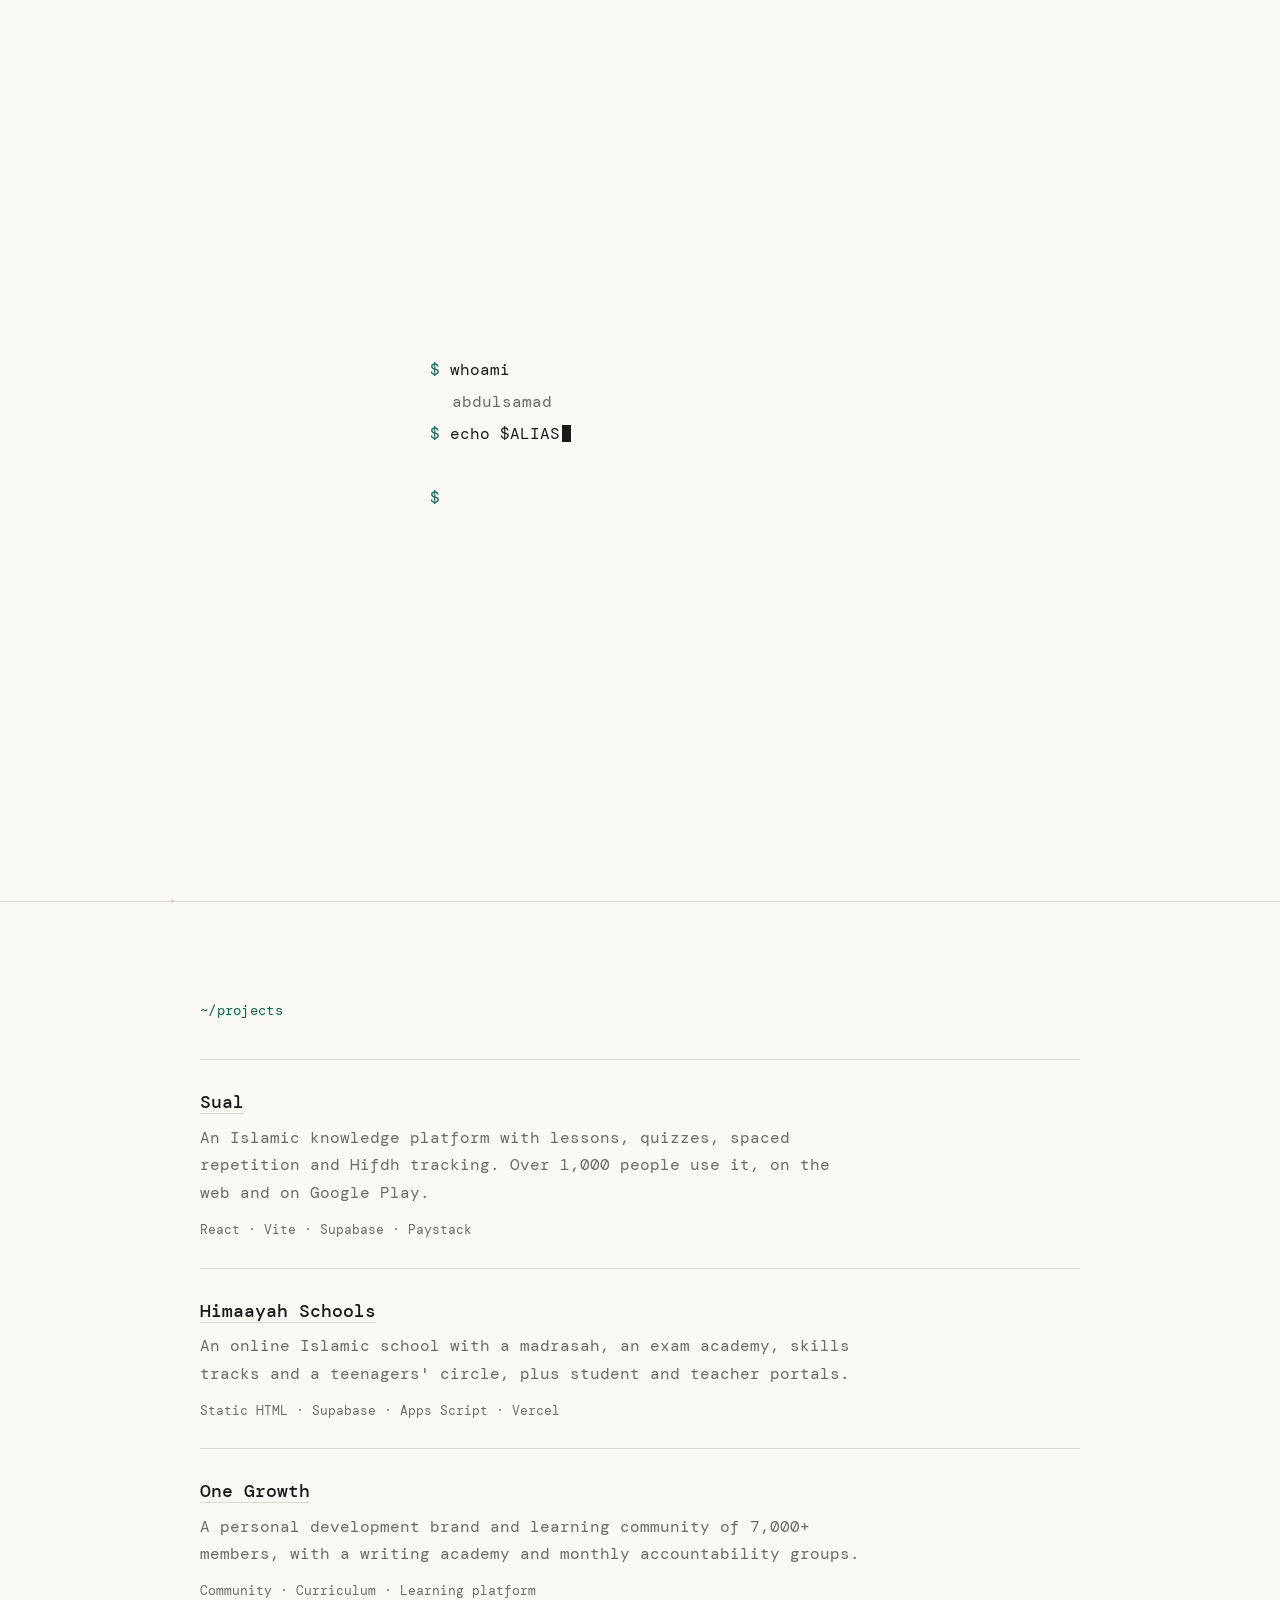
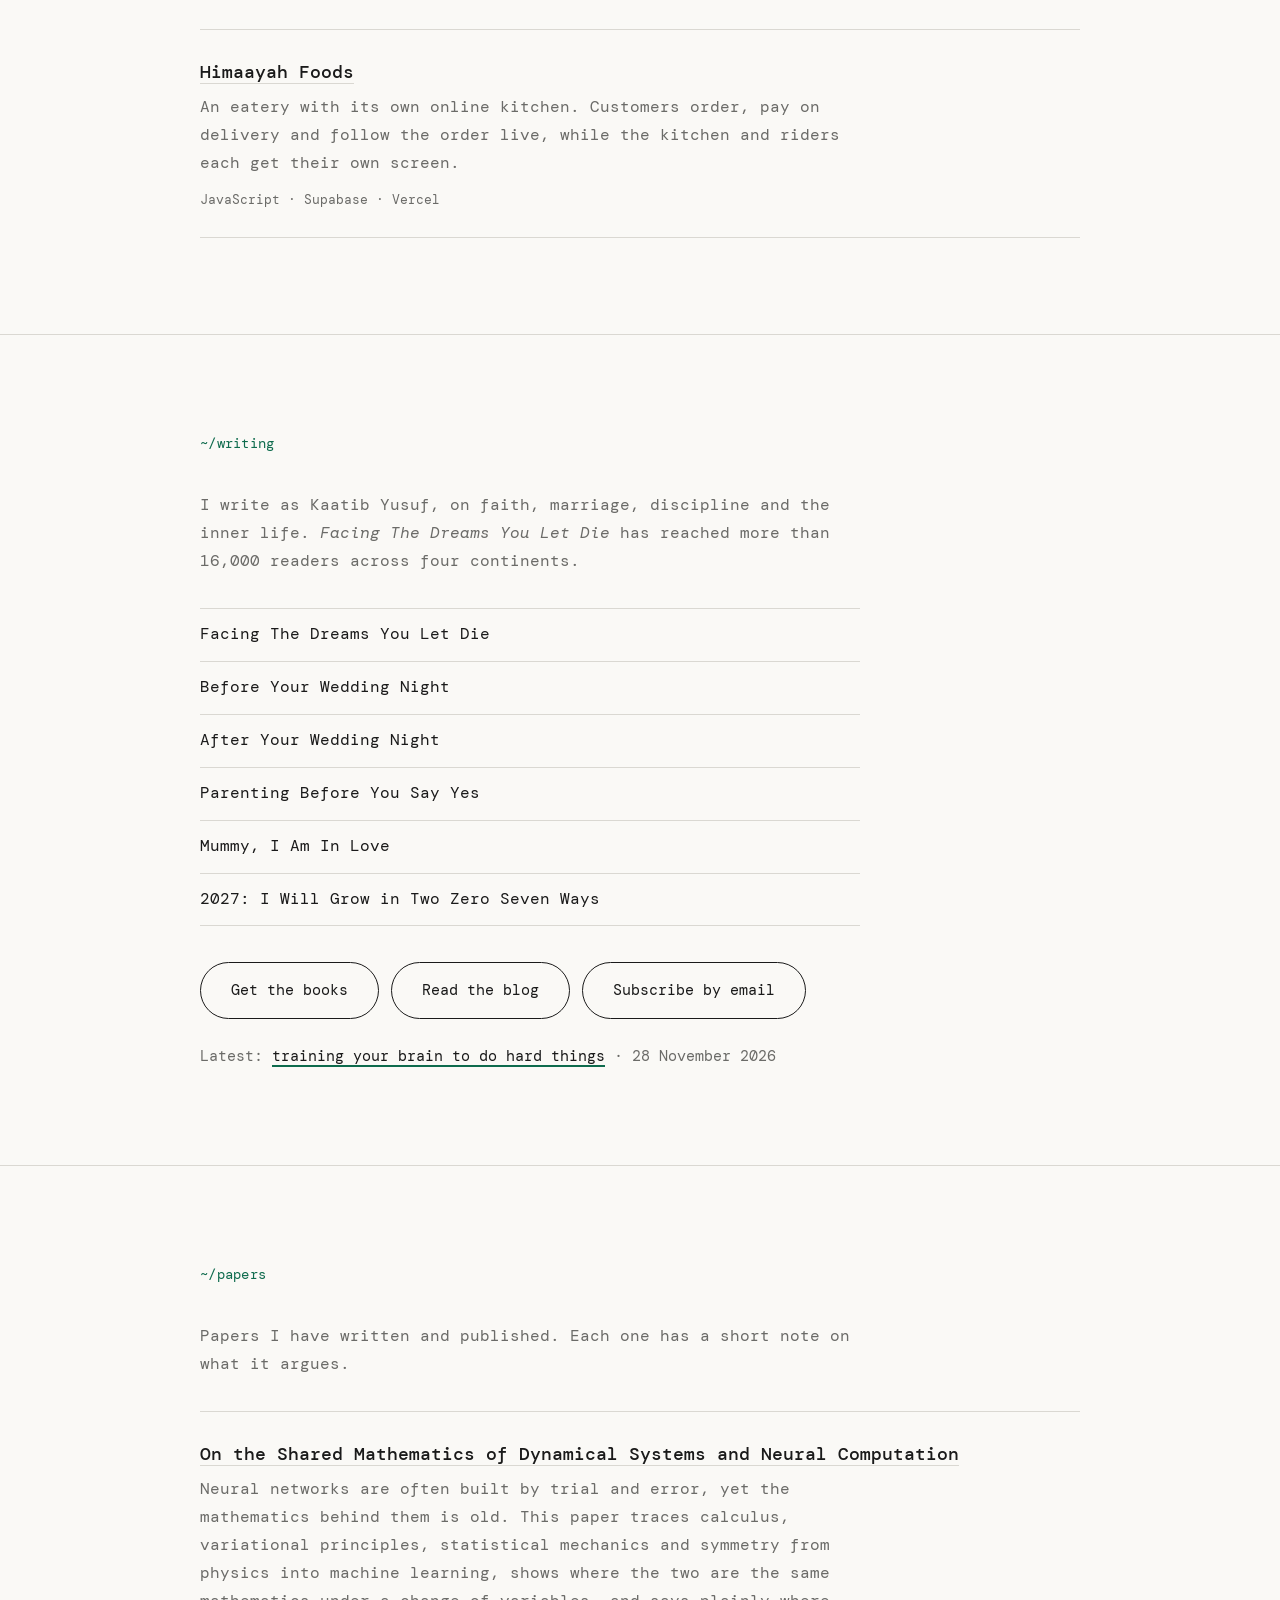
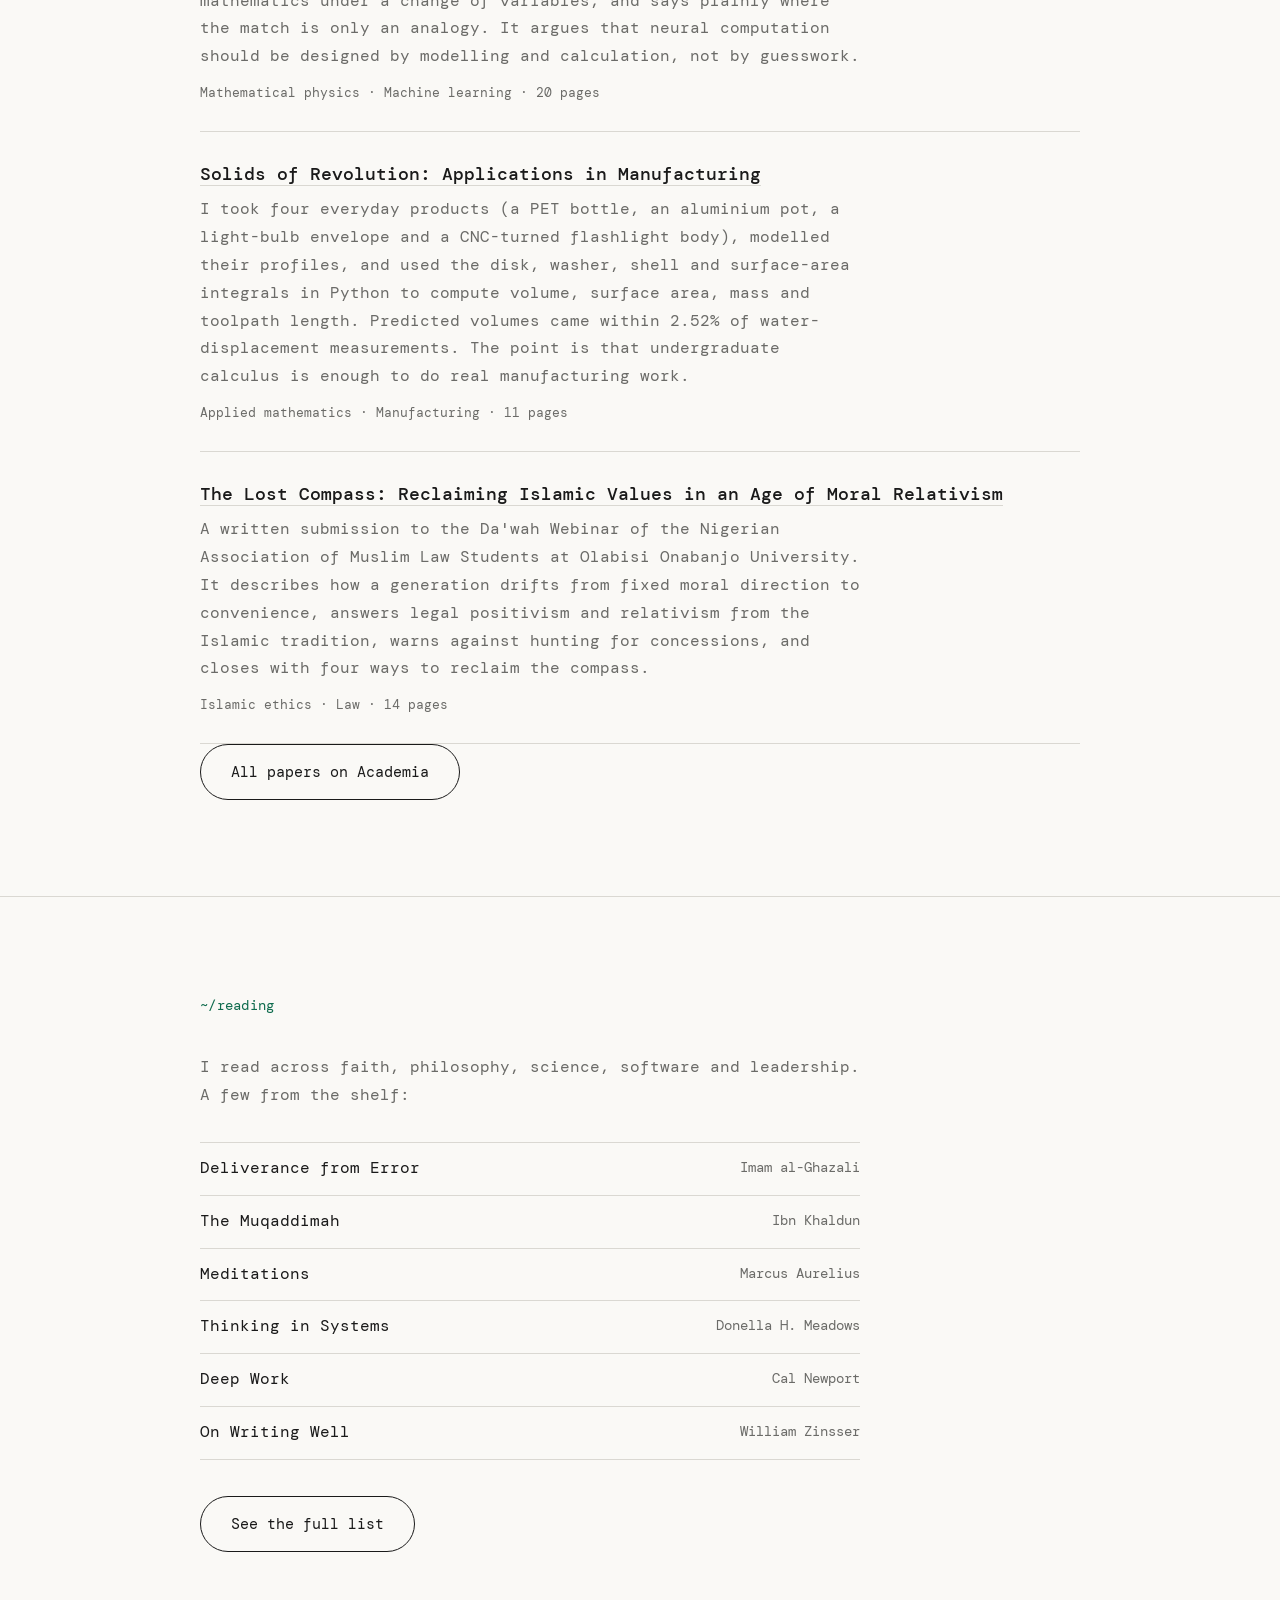
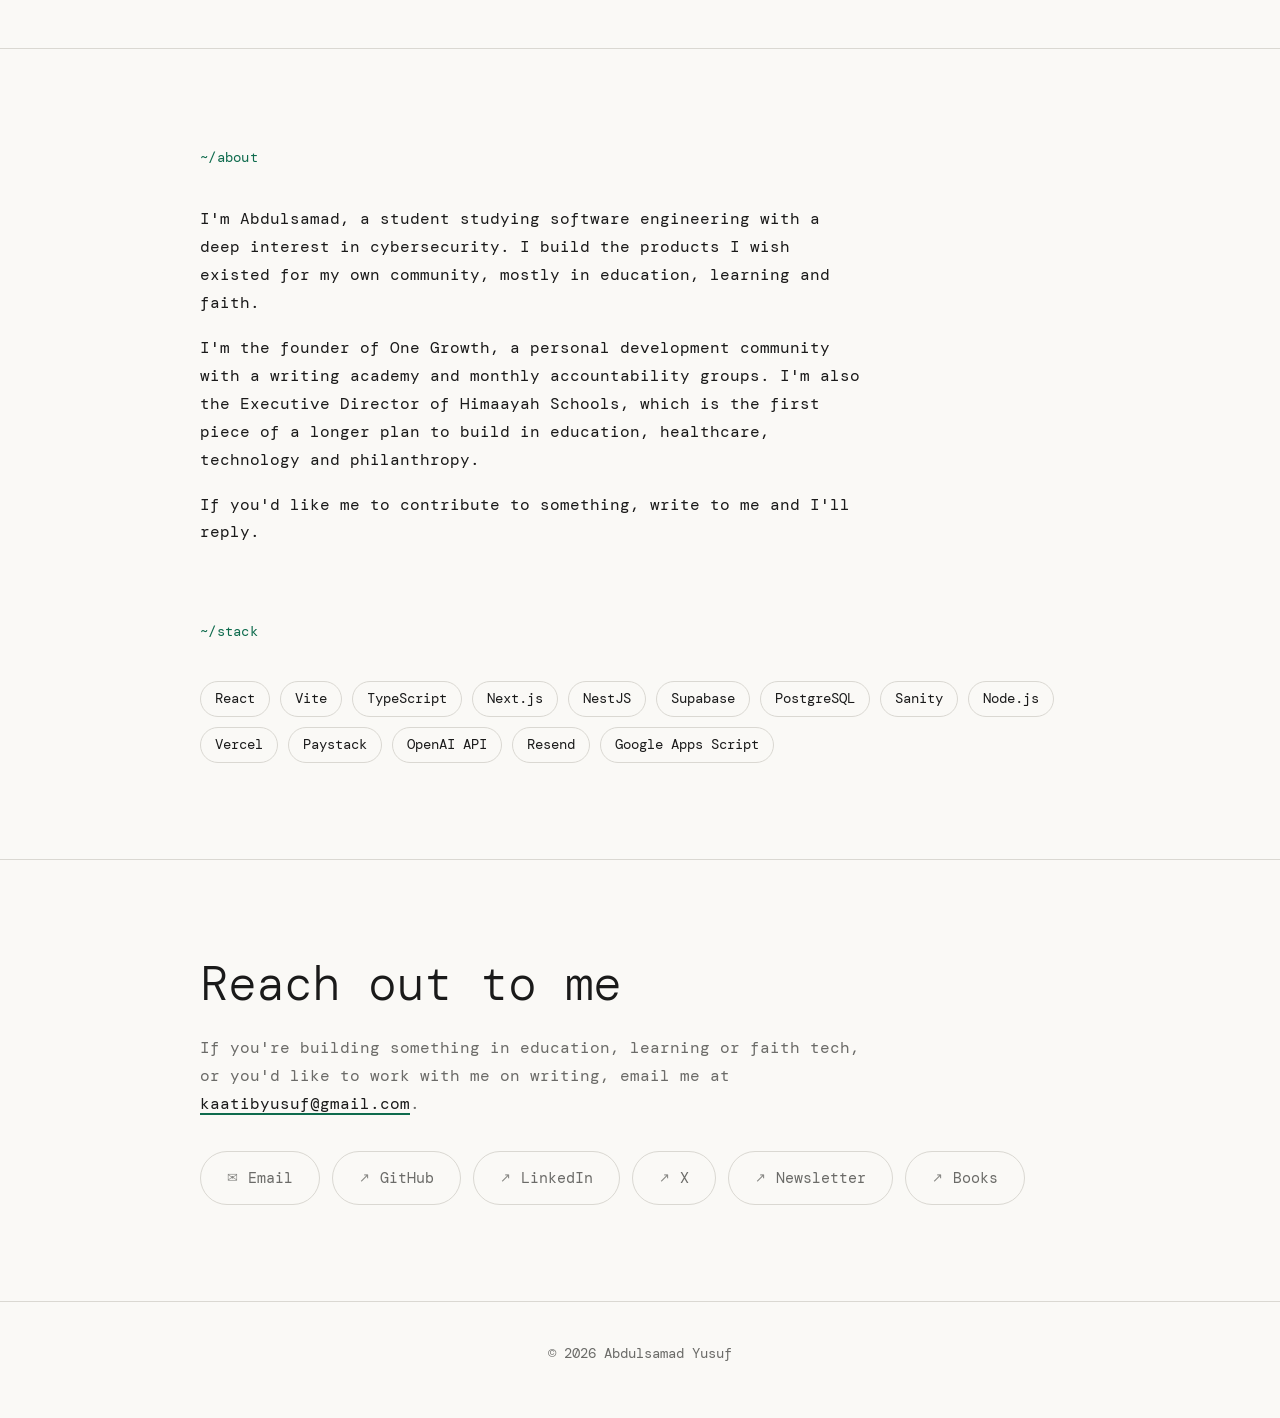
<file: index.html>
<!DOCTYPE html>
<html lang="en">
<head>
  <meta charset="utf-8">
  <meta name="viewport" content="width=device-width, initial-scale=1">
  <title>Abdulsamad Yusuf · Software Engineer &amp; Writer</title>
  <meta name="description" content="Abdulsamad Yusuf builds Sual, Himaayah Schools and Himaayah Foods, founded One Growth, and writes books under the pen name Kaatib Yusuf.">
  <meta property="og:title" content="Abdulsamad Yusuf · Software Engineer &amp; Writer">
  <meta property="og:description" content="Founder-engineer behind Sual and Himaayah Schools. Writes as Kaatib Yusuf.">
  <meta property="og:type" content="website">
  <meta name="theme-color" content="#FAF9F6">
  <link rel="preconnect" href="https://fonts.googleapis.com">
  <link rel="preconnect" href="https://fonts.gstatic.com" crossorigin>
  <link href="https://fonts.googleapis.com/css2?family=DM+Mono:wght@300;400;500&display=swap" rel="stylesheet">
  <script>
    (function () {
      var d = document.documentElement;
      d.classList.add('js');
      var t = null;
      try { t = localStorage.getItem('theme'); } catch (e) {}
      if (!t) t = matchMedia('(prefers-color-scheme: dark)').matches ? 'dark' : 'light';
      d.setAttribute('data-theme', t);
      var seen = false;
      try { seen = sessionStorage.getItem('intro') === '1'; } catch (e) {}
      if (seen || matchMedia('(prefers-reduced-motion: reduce)').matches) d.classList.add('no-intro');
    })();
  </script>
  <link rel="stylesheet" href="style.css">
</head>
<body>

  <div class="intro" id="intro" aria-hidden="true">
    <div class="intro-term">
      <div class="line"><span class="prompt">$</span> <span class="cmd" data-type="whoami"></span></div>
      <div class="out" data-type="abdulsamad"></div>
      <div class="line"><span class="prompt">$</span> <span class="cmd" data-type="echo $ALIAS"></span></div>
      <div class="out" data-type="kaatib yusuf"></div>
      <div class="line"><span class="prompt">$</span> <span class="cmd" data-type="echo $ROLE"></span></div>
      <div class="out" data-type="software engineer / writer"></div>
    </div>
  </div>

  <a class="skip" href="#main">Skip to content</a>

  <header class="nav" id="nav">
    <a class="brand" href="#top" aria-label="Home">~/abdulsamad</a>
    <div class="bar">
      <nav id="menu" aria-label="Primary">
        <a href="#projects">/projects</a>
        <a href="#writing">/writing</a>
        <a href="blog/index.html">/blog</a>
        <a href="#papers">/papers</a>
        <a href="#reading">/reading</a>
        <a href="#about">/about</a>
        <a href="#contact">/contact</a>
      </nav>
      <button class="theme" id="theme" type="button" aria-label="Switch between light and dark theme">
        <svg class="i-sun" width="18" height="18" viewBox="0 0 24 24" fill="none" stroke="currentColor" stroke-width="1.6" stroke-linecap="round" aria-hidden="true"><circle cx="12" cy="12" r="4"/><path d="M12 2v2M12 20v2M4.9 4.9l1.4 1.4M17.7 17.7l1.4 1.4M2 12h2M20 12h2M4.9 19.1l1.4-1.4M17.7 6.3l1.4-1.4"/></svg>
        <svg class="i-moon" width="18" height="18" viewBox="0 0 24 24" fill="none" stroke="currentColor" stroke-width="1.6" stroke-linecap="round" stroke-linejoin="round" aria-hidden="true"><path d="M20 14.5A8 8 0 0 1 9.5 4a8 8 0 1 0 10.5 10.5z"/></svg>
      </button>
      <button class="burger" id="burger" type="button" aria-label="Open menu" aria-expanded="false" aria-controls="menu"><span></span><span></span><span></span></button>
    </div>
  </header>

  <main id="main">

    <section class="hero" id="top">
      <div class="notebook" aria-hidden="true"></div>
      <div class="wrap">
        <h1>Software engineer &amp; writer.</h1>
        <p class="lede">
          I'm <strong>Abdulsamad</strong>, a <strong>solo founder-engineer</strong> building
          <strong>Sual</strong>, <strong>Himaayah Schools</strong> and <strong>Himaayah Foods</strong>, and the author
          <strong>Kaatib Yusuf</strong>. Based in <strong>Nigeria</strong>
          (currently <time id="clock">--:--</time> WAT), studying software engineering and
          open to interesting work.
        </p>
        <div class="actions">
          <a class="pill" href="#projects">See my projects</a>
          <a class="pill" href="#contact">Contact me</a>
        </div>
      </div>
    </section>

    <section class="block" id="projects">
      <div class="wrap">
        <h2 class="label">~/projects</h2>
        <ul class="rows">
          <li>
            <a class="row" href="https://app.usesual.com" target="_blank" rel="noopener">
              <span class="row-title">Sual</span>
              <span class="row-desc">An Islamic knowledge platform with lessons, quizzes, spaced repetition and Hifdh tracking. Over 1,000 people use it, on the web and on Google Play.</span>
              <span class="row-tags">React · Vite · Supabase · Paystack</span>
            </a>
          </li>
          <li>
            <a class="row" href="https://himaayahschools.com" target="_blank" rel="noopener">
              <span class="row-title">Himaayah Schools</span>
              <span class="row-desc">An online Islamic school with a madrasah, an exam academy, skills tracks and a teenagers' circle, plus student and teacher portals.</span>
              <span class="row-tags">Static HTML · Supabase · Apps Script · Vercel</span>
            </a>
          </li>
          <li>
            <a class="row" href="https://www.one-growth.com/" target="_blank" rel="noopener">
              <span class="row-title">One Growth</span>
              <span class="row-desc">A personal development brand and learning community of 7,000+ members, with a writing academy and monthly accountability groups.</span>
              <span class="row-tags">Community · Curriculum · Learning platform</span>
            </a>
          </li>
          <li>
            <a class="row" href="https://himaayah-foods-web.vercel.app/" target="_blank" rel="noopener">
              <span class="row-title">Himaayah Foods</span>
              <span class="row-desc">An eatery with its own online kitchen. Customers order, pay on delivery and follow the order live, while the kitchen and riders each get their own screen.</span>
              <span class="row-tags">JavaScript · Supabase · Vercel</span>
            </a>
          </li>
        </ul>
      </div>
    </section>

    <section class="block" id="writing">
      <div class="wrap">
        <h2 class="label">~/writing</h2>
        <p class="prose">I write as Kaatib Yusuf, on faith, marriage, discipline and the inner life. <em>Facing The Dreams You Let Die</em> has reached more than 16,000 readers across four continents.</p>
        <ul class="books">
          <li><span>Facing The Dreams You Let Die</span></li>
          <li><span>Before Your Wedding Night</span></li>
          <li><span>After Your Wedding Night</span></li>
          <li><span>Parenting Before You Say Yes</span></li>
          <li><span>Mummy, I Am In Love</span></li>
          <li><span>2027: I Will Grow in Two Zero Seven Ways</span></li>
        </ul>
        <p class="actions">
          <a class="pill" href="https://selar.com/m/Kaaatib" target="_blank" rel="noopener">Get the books</a>
          <a class="pill" href="blog/index.html">Read the blog</a>
          <a class="pill" href="https://kaatibyuusuf.substack.com/" target="_blank" rel="noopener">Subscribe by email</a>
        </p>
        <!--latest--><p class="latest">Latest: <a href="blog/training-your-brain-to-do-hard-things.html">training your brain to do hard things</a> <span class="muted">· 28 November 2026</span></p><!--/latest-->
      </div>
    </section>

    <section class="block" id="papers">
      <div class="wrap">
        <h2 class="label">~/papers</h2>
        <p class="prose">Papers I have written and published. Each one has a short note on what it argues.</p>
        <ul class="rows">
          <li>
            <a class="row" href="https://www.academia.edu/168647179/On_the_Shared_Mathematics_of_Dynamical_Systems_and_Neural_Computation" target="_blank" rel="noopener">
              <span class="row-title">On the Shared Mathematics of Dynamical Systems and Neural Computation</span>
              <span class="row-desc">Neural networks are often built by trial and error, yet the mathematics behind them is old. This paper traces calculus, variational principles, statistical mechanics and symmetry from physics into machine learning, shows where the two are the same mathematics under a change of variables, and says plainly where the match is only an analogy. It argues that neural computation should be designed by modelling and calculation, not by guesswork.</span>
              <span class="row-tags">Mathematical physics · Machine learning · 20 pages</span>
            </a>
          </li>
          <li>
            <a class="row" href="https://www.academia.edu/168245220/Solids_of_Revolution_Applications_in_Manufacturing_Applied_Mathematics_and_Computational_Modelling_of_Consumer_Products" target="_blank" rel="noopener">
              <span class="row-title">Solids of Revolution: Applications in Manufacturing</span>
              <span class="row-desc">I took four everyday products (a PET bottle, an aluminium pot, a light-bulb envelope and a CNC-turned flashlight body), modelled their profiles, and used the disk, washer, shell and surface-area integrals in Python to compute volume, surface area, mass and toolpath length. Predicted volumes came within 2.52% of water-displacement measurements. The point is that undergraduate calculus is enough to do real manufacturing work.</span>
              <span class="row-tags">Applied mathematics · Manufacturing · 11 pages</span>
            </a>
          </li>
          <li>
            <a class="row" href="https://drive.google.com/file/d/1R8BLgA6RJu6FPWWdYHbzcIpCjwc7RkeZ/view?usp=sharing" target="_blank" rel="noopener">
              <span class="row-title">The Lost Compass: Reclaiming Islamic Values in an Age of Moral Relativism</span>
              <span class="row-desc">A written submission to the Da'wah Webinar of the Nigerian Association of Muslim Law Students at Olabisi Onabanjo University. It describes how a generation drifts from fixed moral direction to convenience, answers legal positivism and relativism from the Islamic tradition, warns against hunting for concessions, and closes with four ways to reclaim the compass.</span>
              <span class="row-tags">Islamic ethics · Law · 14 pages</span>
            </a>
          </li>
        </ul>
        <p class="actions">
          <a class="pill" href="https://miva.academia.edu/AbdulsamadYusuf" target="_blank" rel="noopener">All papers on Academia</a>
        </p>
      </div>
    </section>

    <section class="block" id="reading">
      <div class="wrap">
        <h2 class="label">~/reading</h2>
        <p class="prose">I read across faith, philosophy, science, software and leadership. A few from the shelf:</p>
        <ul class="books">
          <li><span class="bk-t">Deliverance from Error</span><span class="bk-a">Imam al-Ghazali</span></li>
          <li><span class="bk-t">The Muqaddimah</span><span class="bk-a">Ibn Khaldun</span></li>
          <li><span class="bk-t">Meditations</span><span class="bk-a">Marcus Aurelius</span></li>
          <li><span class="bk-t">Thinking in Systems</span><span class="bk-a">Donella H. Meadows</span></li>
          <li><span class="bk-t">Deep Work</span><span class="bk-a">Cal Newport</span></li>
          <li><span class="bk-t">On Writing Well</span><span class="bk-a">William Zinsser</span></li>
        </ul>
        <p class="actions">
          <a class="pill" href="reading.html">See the full list</a>
        </p>
      </div>
    </section>

    <section class="block" id="about">
      <div class="wrap">
        <h2 class="label">~/about</h2>
        <div class="prose">
          <p>I'm Abdulsamad, a student studying software engineering with a deep interest in cybersecurity. I build the products I wish existed for my own community, mostly in education, learning and faith.</p>
          <p>I'm the founder of One Growth, a personal development community with a writing academy and monthly accountability groups. I'm also the Executive Director of Himaayah Schools, which is the first piece of a longer plan to build in education, healthcare, technology and philanthropy.</p>
          <p>If you'd like me to contribute to something, write to me and I'll reply.</p>
        </div>

        <h2 class="label stack-label">~/stack</h2>
        <ul class="stack">
          <li>React</li><li>Vite</li><li>TypeScript</li><li>Next.js</li><li>NestJS</li>
          <li>Supabase</li><li>PostgreSQL</li><li>Sanity</li><li>Node.js</li>
          <li>Vercel</li><li>Paystack</li><li>OpenAI API</li><li>Resend</li><li>Google Apps Script</li>
        </ul>
      </div>
    </section>


    <section class="block contact" id="contact">
      <div class="wrap">
        <h2 class="big">Reach out to me</h2>
        <p class="prose">If you're building something in education, learning or faith tech, or you'd like to work with me on writing, email me at <a href="mailto:kaatibyusuf@gmail.com">kaatibyusuf@gmail.com</a>.</p>
        <ul class="links">
          <li><a class="pill wide" href="mailto:kaatibyusuf@gmail.com"><span class="ic" aria-hidden="true">✉</span>Email</a></li>
          <li><a class="pill wide" href="https://github.com/kaatibyusuf" target="_blank" rel="noopener"><span class="ic" aria-hidden="true">↗</span>GitHub</a></li>
          <li><a class="pill wide" href="https://www.linkedin.com/in/kaatib-yusuf" target="_blank" rel="noopener"><span class="ic" aria-hidden="true">↗</span>LinkedIn</a></li>
          <li><a class="pill wide" href="https://x.com/kaatibyusuf" target="_blank" rel="noopener"><span class="ic" aria-hidden="true">↗</span>X</a></li>
          <li><a class="pill wide" href="https://kaatibyuusuf.substack.com/" target="_blank" rel="noopener"><span class="ic" aria-hidden="true">↗</span>Newsletter</a></li>
          <li><a class="pill wide" href="https://selar.com/m/Kaaatib" target="_blank" rel="noopener"><span class="ic" aria-hidden="true">↗</span>Books</a></li>
        </ul>
      </div>
    </section>

  </main>

  <footer class="foot">
    <div class="wrap">© 2026 Abdulsamad Yusuf</div>
  </footer>

  <script src="script.js"></script>
</body>
</html>
</file>
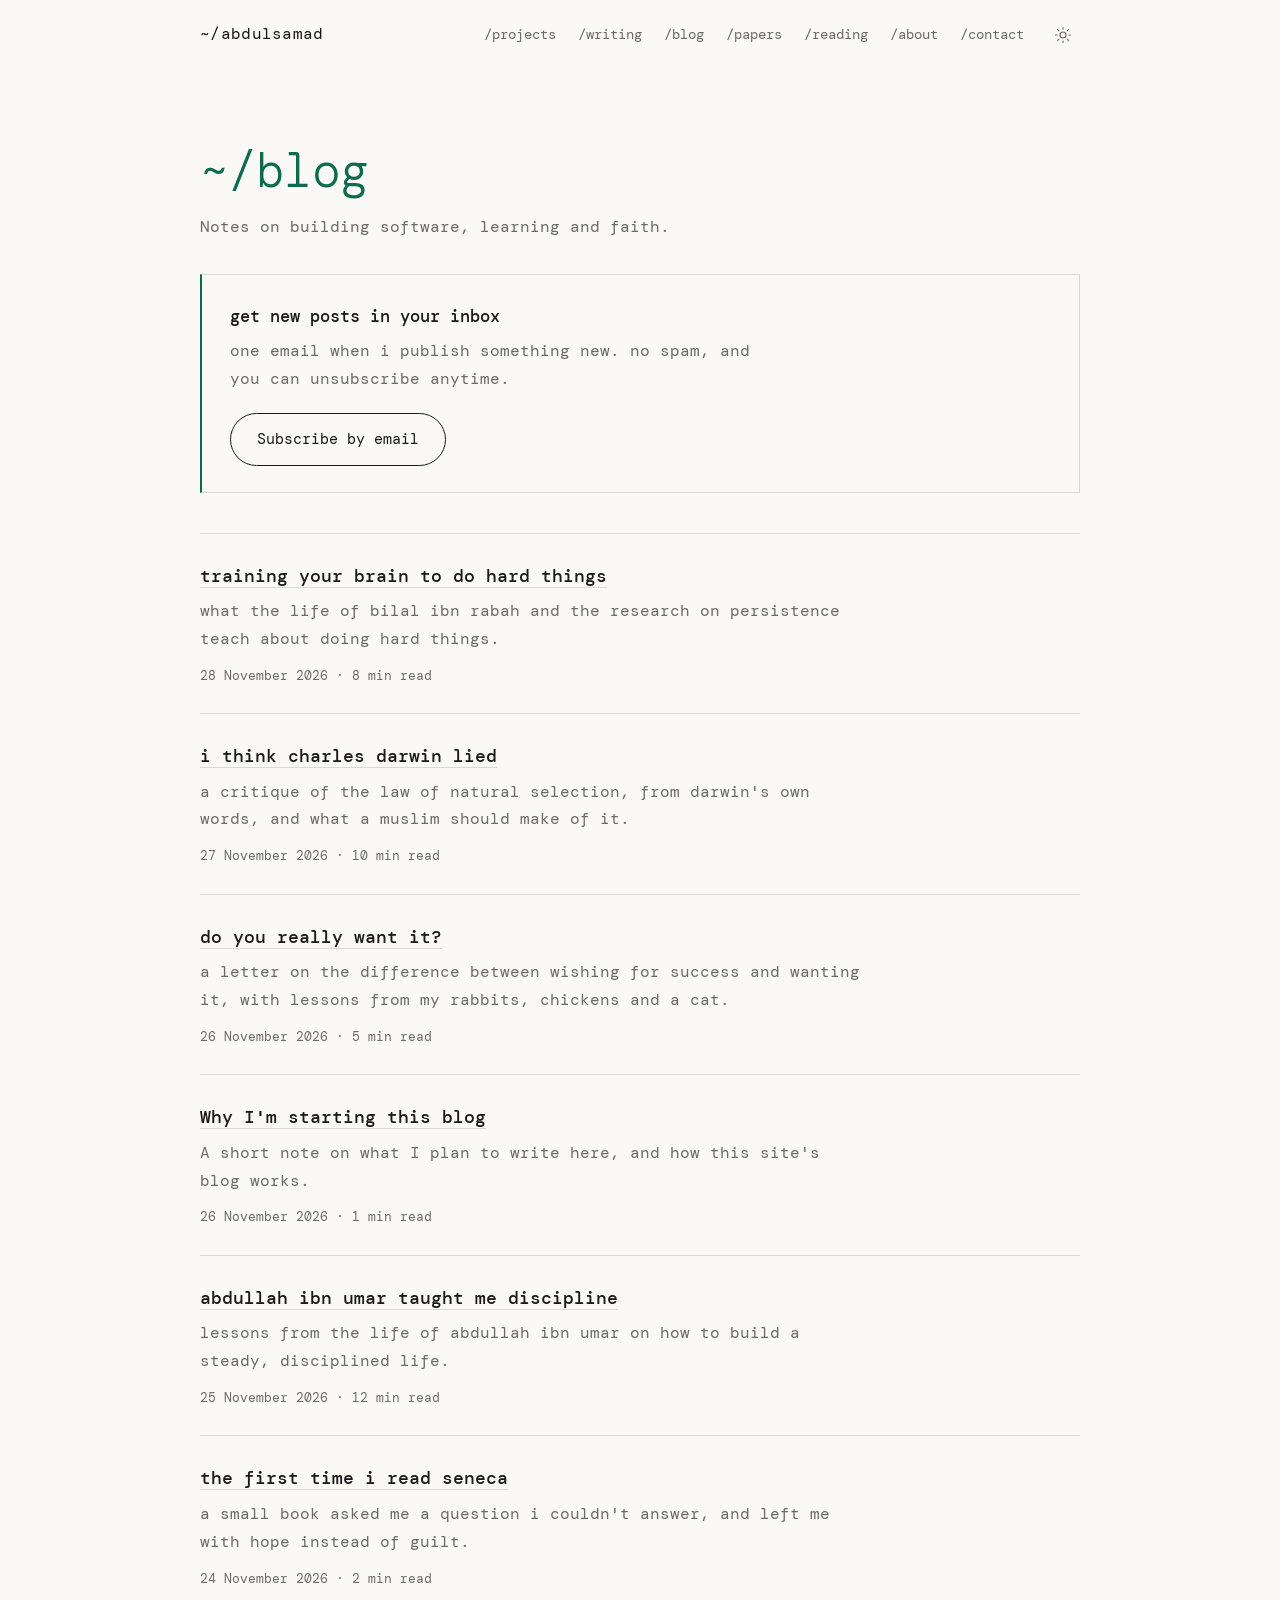
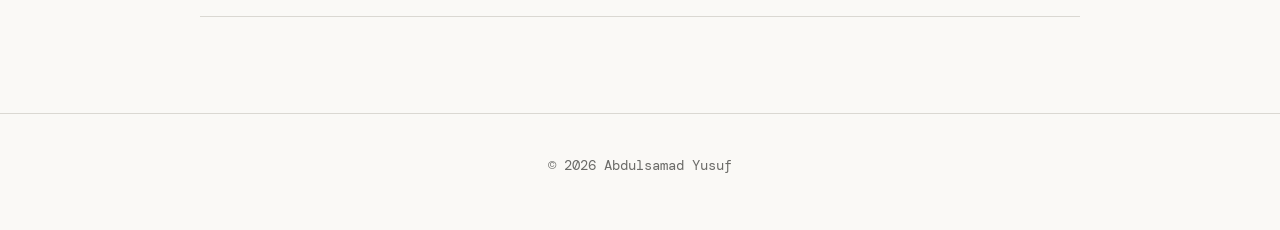
<file: blog/index.html>
<!DOCTYPE html>
<html lang="en">
<head>
  <meta charset="utf-8">
  <meta name="viewport" content="width=device-width, initial-scale=1">
  <title>Blog · Abdulsamad Yusuf</title>
  <meta name="description" content="Notes on building software, learning and faith by Abdulsamad Yusuf (Kaatib Yusuf).">
  <meta property="og:title" content="Blog · Abdulsamad Yusuf">
  <meta property="og:description" content="Notes on building software, learning and faith by Abdulsamad Yusuf (Kaatib Yusuf).">
  <meta property="og:type" content="article">
  <meta name="theme-color" content="#FAF9F6">
  <link rel="alternate" type="application/rss+xml" title="Abdulsamad Yusuf" href="../blog/feed.xml">
  <link rel="preconnect" href="https://fonts.googleapis.com">
  <link rel="preconnect" href="https://fonts.gstatic.com" crossorigin>
  <link href="https://fonts.googleapis.com/css2?family=DM+Mono:wght@300;400;500&display=swap" rel="stylesheet">
  <script>(function(){var d=document.documentElement;d.classList.add('js');var t=null;try{t=localStorage.getItem('theme')}catch(e){}if(!t)t=matchMedia('(prefers-color-scheme: dark)').matches?'dark':'light';d.setAttribute('data-theme',t);})();</script>
  <link rel="stylesheet" href="../style.css">
</head>
<body>
  <a class="skip" href="#main">Skip to content</a>
  <header class="nav" id="nav">
    <a class="brand" href="../index.html" aria-label="Home">~/abdulsamad</a>
    <div class="bar">
      <nav id="menu" aria-label="Primary">
        <a href="../index.html#projects">/projects</a>
        <a href="../index.html#writing">/writing</a>
        <a href="../blog/index.html">/blog</a>
        <a href="../index.html#papers">/papers</a>
        <a href="../index.html#reading">/reading</a>
        <a href="../index.html#about">/about</a>
        <a href="../index.html#contact">/contact</a>
      </nav>
      <button class="theme" id="theme" type="button" aria-label="Switch between light and dark theme">
        <svg class="i-sun" width="18" height="18" viewBox="0 0 24 24" fill="none" stroke="currentColor" stroke-width="1.6" stroke-linecap="round" aria-hidden="true"><circle cx="12" cy="12" r="4"/><path d="M12 2v2M12 20v2M4.9 4.9l1.4 1.4M17.7 17.7l1.4 1.4M2 12h2M20 12h2M4.9 19.1l1.4-1.4M17.7 6.3l1.4-1.4"/></svg>
        <svg class="i-moon" width="18" height="18" viewBox="0 0 24 24" fill="none" stroke="currentColor" stroke-width="1.6" stroke-linecap="round" stroke-linejoin="round" aria-hidden="true"><path d="M20 14.5A8 8 0 0 1 9.5 4a8 8 0 1 0 10.5 10.5z"/></svg>
      </button>
      <button class="burger" id="burger" type="button" aria-label="Open menu" aria-expanded="false" aria-controls="menu"><span></span><span></span><span></span></button>
    </div>
  </header>

  <main id="main">
    <section class="block blog-top">
      <div class="wrap">
        <h1 class="page-h">~/blog</h1>
        <p class="prose">Notes on building software, learning and faith.</p>
        <aside class="sub" aria-label="Subscribe by email">
          <p class="sub-t">get new posts in your inbox</p>
          <p class="sub-d">one email when i publish something new. no spam, and you can unsubscribe anytime.</p>
          <a class="pill" href="https://kaatibyuusuf.substack.com/" target="_blank" rel="noopener">Subscribe by email</a>
        </aside>
        <ul class="rows">
          <li><a class="row" href="training-your-brain-to-do-hard-things.html"><span class="row-title">training your brain to do hard things</span><span class="row-desc">what the life of bilal ibn rabah and the research on persistence teach about doing hard things.</span><span class="row-tags">28 November 2026 · 8 min read</span></a></li>
          <li><a class="row" href="i-think-charles-darwin-lied.html"><span class="row-title">i think charles darwin lied</span><span class="row-desc">a critique of the law of natural selection, from darwin's own words, and what a muslim should make of it.</span><span class="row-tags">27 November 2026 · 10 min read</span></a></li>
          <li><a class="row" href="do-you-really-want-it.html"><span class="row-title">do you really want it?</span><span class="row-desc">a letter on the difference between wishing for success and wanting it, with lessons from my rabbits, chickens and a cat.</span><span class="row-tags">26 November 2026 · 5 min read</span></a></li>
          <li><a class="row" href="why-i-am-starting-this-blog.html"><span class="row-title">Why I'm starting this blog</span><span class="row-desc">A short note on what I plan to write here, and how this site's blog works.</span><span class="row-tags">26 November 2026 · 1 min read</span></a></li>
          <li><a class="row" href="abdullah-ibn-umar-taught-me-discipline.html"><span class="row-title">abdullah ibn umar taught me discipline</span><span class="row-desc">lessons from the life of abdullah ibn umar on how to build a steady, disciplined life.</span><span class="row-tags">25 November 2026 · 12 min read</span></a></li>
          <li><a class="row" href="the-first-time-i-read-seneca.html"><span class="row-title">the first time i read seneca</span><span class="row-desc">a small book asked me a question i couldn't answer, and left me with hope instead of guilt.</span><span class="row-tags">24 November 2026 · 2 min read</span></a></li>
        </ul>
      </div>
    </section>
  </main>
  <footer class="foot"><div class="wrap">© 2026 Abdulsamad Yusuf</div></footer>
  <script src="../script.js"></script>
</body>
</html>
</file>
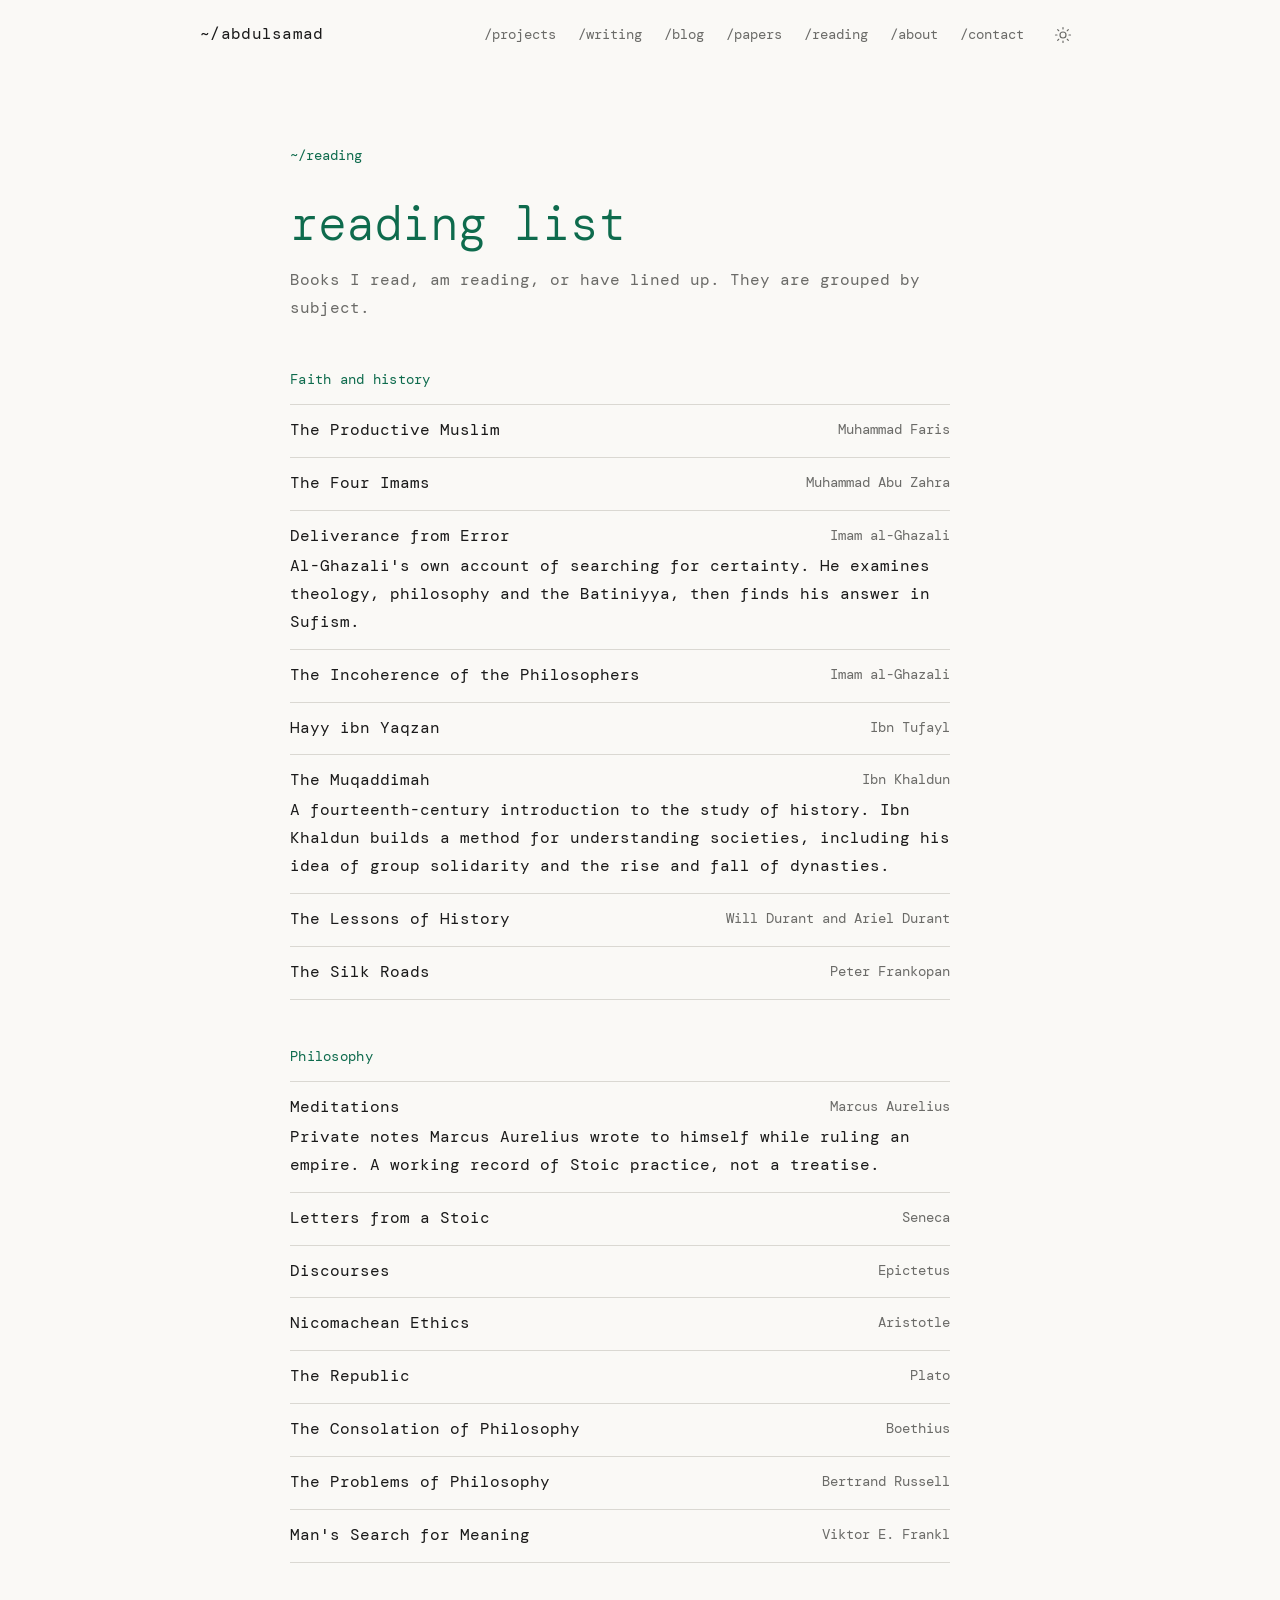
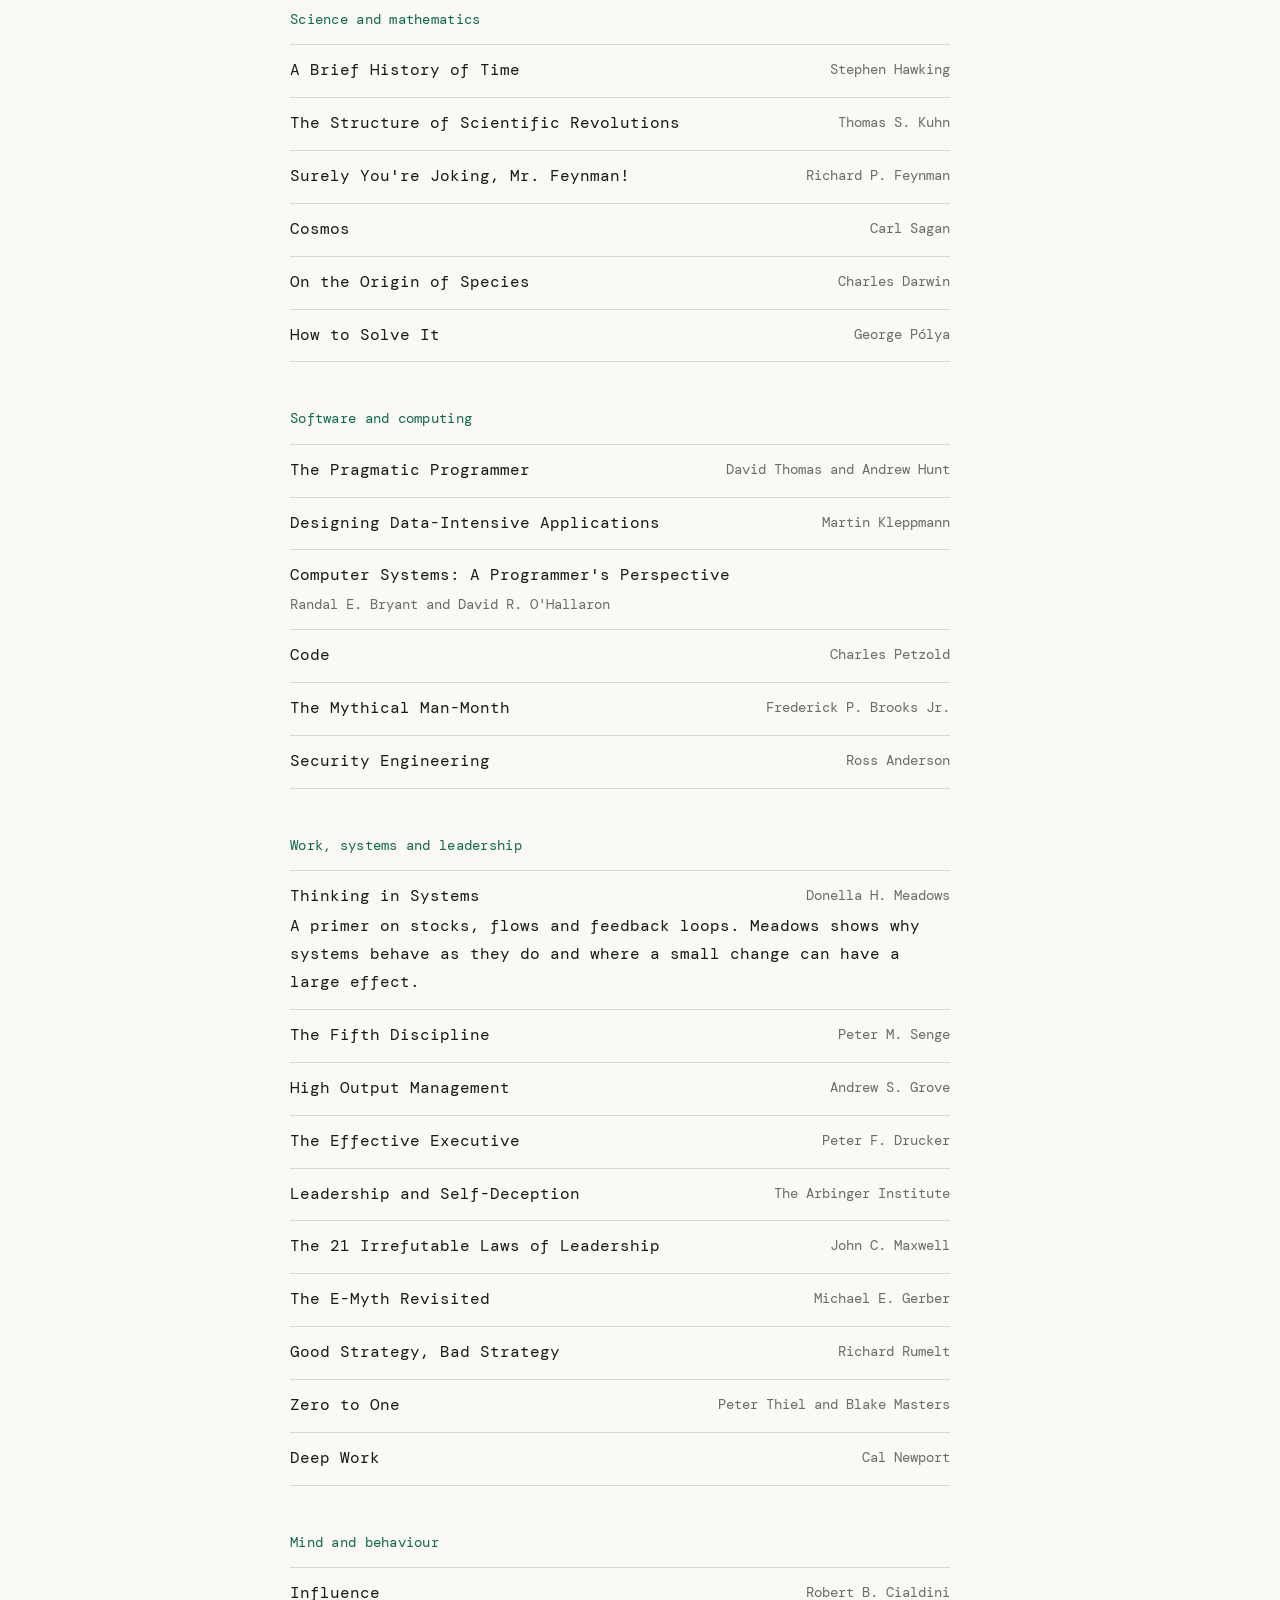
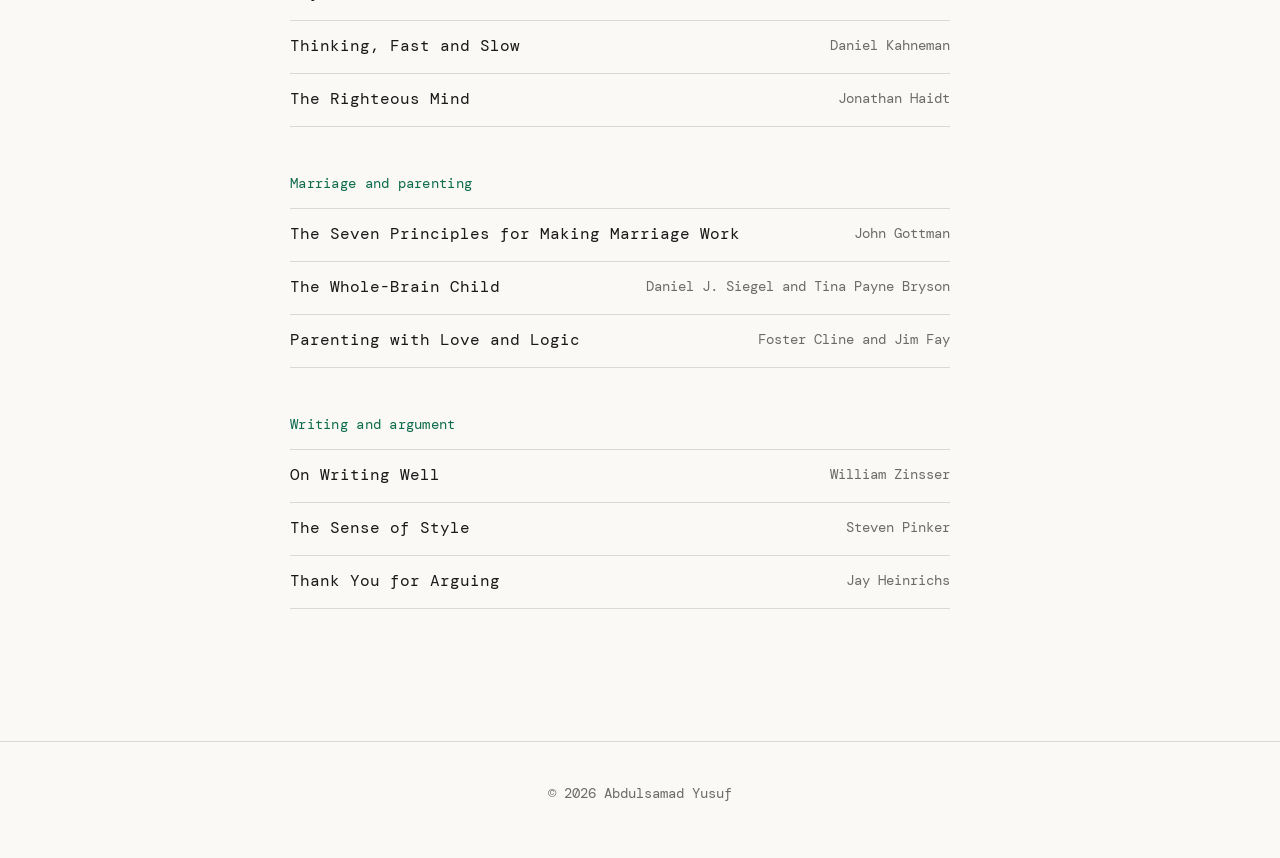
<file: reading.html>
<!DOCTYPE html>
<html lang="en">
<head>
  <meta charset="utf-8">
  <meta name="viewport" content="width=device-width, initial-scale=1">
  <title>reading list · Abdulsamad Yusuf</title>
  <meta name="description" content="books abdulsamad yusuf reads, grouped by subject.">
  <meta name="theme-color" content="#FAF9F6">
  <link rel="alternate" type="application/rss+xml" title="Abdulsamad Yusuf" href="blog/feed.xml">
  <link rel="preconnect" href="https://fonts.googleapis.com">
  <link rel="preconnect" href="https://fonts.gstatic.com" crossorigin>
  <link href="https://fonts.googleapis.com/css2?family=DM+Mono:wght@300;400;500&display=swap" rel="stylesheet">
  <script>(function(){var d=document.documentElement;d.classList.add('js');var t=null;try{t=localStorage.getItem('theme')}catch(e){}if(!t)t=matchMedia('(prefers-color-scheme: dark)').matches?'dark':'light';d.setAttribute('data-theme',t);})();</script>
  <link rel="stylesheet" href="style.css">
</head>
<body>
  <a class="skip" href="#main">Skip to content</a>
  <header class="nav" id="nav">
    <a class="brand" href="index.html" aria-label="Home">~/abdulsamad</a>
    <div class="bar">
      <nav id="menu" aria-label="Primary">
        <a href="index.html#projects">/projects</a>
        <a href="index.html#writing">/writing</a>
        <a href="blog/index.html">/blog</a>
        <a href="index.html#papers">/papers</a>
        <a href="index.html#reading">/reading</a>
        <a href="index.html#about">/about</a>
        <a href="index.html#contact">/contact</a>
      </nav>
      <button class="theme" id="theme" type="button" aria-label="Switch between light and dark theme">
        <svg class="i-sun" width="18" height="18" viewBox="0 0 24 24" fill="none" stroke="currentColor" stroke-width="1.6" stroke-linecap="round" aria-hidden="true"><circle cx="12" cy="12" r="4"/><path d="M12 2v2M12 20v2M4.9 4.9l1.4 1.4M17.7 17.7l1.4 1.4M2 12h2M20 12h2M4.9 19.1l1.4-1.4M17.7 6.3l1.4-1.4"/></svg>
        <svg class="i-moon" width="18" height="18" viewBox="0 0 24 24" fill="none" stroke="currentColor" stroke-width="1.6" stroke-linecap="round" stroke-linejoin="round" aria-hidden="true"><path d="M20 14.5A8 8 0 0 1 9.5 4a8 8 0 1 0 10.5 10.5z"/></svg>
      </button>
      <button class="burger" id="burger" type="button" aria-label="Open menu" aria-expanded="false" aria-controls="menu"><span></span><span></span><span></span></button>
    </div>
  </header>

    <main id="main">
    <article class="block blog-top">
      <div class="wrap shelf">
        <p class="crumb"><a href="index.html#reading">~/reading</a></p>
        <h1 class="page-h">reading list</h1>
        <p class="prose">Books I read, am reading, or have lined up. They are grouped by subject.</p>
        <h2 class="shelf-h">Faith and history</h2>
        <ul class="books">
          <li><span class="bk-t">The Productive Muslim</span><span class="bk-a">Muhammad Faris</span></li>
          <li><span class="bk-t">The Four Imams</span><span class="bk-a">Muhammad Abu Zahra</span></li>
          <li><span class="bk-t">Deliverance from Error</span><span class="bk-a">Imam al-Ghazali</span><span class="bk-n">Al-Ghazali's own account of searching for certainty. He examines theology, philosophy and the Batiniyya, then finds his answer in Sufism.</span></li>
          <li><span class="bk-t">The Incoherence of the Philosophers</span><span class="bk-a">Imam al-Ghazali</span></li>
          <li><span class="bk-t">Hayy ibn Yaqzan</span><span class="bk-a">Ibn Tufayl</span></li>
          <li><span class="bk-t">The Muqaddimah</span><span class="bk-a">Ibn Khaldun</span><span class="bk-n">A fourteenth-century introduction to the study of history. Ibn Khaldun builds a method for understanding societies, including his idea of group solidarity and the rise and fall of dynasties.</span></li>
          <li><span class="bk-t">The Lessons of History</span><span class="bk-a">Will Durant and Ariel Durant</span></li>
          <li><span class="bk-t">The Silk Roads</span><span class="bk-a">Peter Frankopan</span></li>
        </ul>
        <h2 class="shelf-h">Philosophy</h2>
        <ul class="books">
          <li><span class="bk-t">Meditations</span><span class="bk-a">Marcus Aurelius</span><span class="bk-n">Private notes Marcus Aurelius wrote to himself while ruling an empire. A working record of Stoic practice, not a treatise.</span></li>
          <li><span class="bk-t">Letters from a Stoic</span><span class="bk-a">Seneca</span></li>
          <li><span class="bk-t">Discourses</span><span class="bk-a">Epictetus</span></li>
          <li><span class="bk-t">Nicomachean Ethics</span><span class="bk-a">Aristotle</span></li>
          <li><span class="bk-t">The Republic</span><span class="bk-a">Plato</span></li>
          <li><span class="bk-t">The Consolation of Philosophy</span><span class="bk-a">Boethius</span></li>
          <li><span class="bk-t">The Problems of Philosophy</span><span class="bk-a">Bertrand Russell</span></li>
          <li><span class="bk-t">Man's Search for Meaning</span><span class="bk-a">Viktor E. Frankl</span></li>
        </ul>
        <h2 class="shelf-h">Science and mathematics</h2>
        <ul class="books">
          <li><span class="bk-t">A Brief History of Time</span><span class="bk-a">Stephen Hawking</span></li>
          <li><span class="bk-t">The Structure of Scientific Revolutions</span><span class="bk-a">Thomas S. Kuhn</span></li>
          <li><span class="bk-t">Surely You're Joking, Mr. Feynman!</span><span class="bk-a">Richard P. Feynman</span></li>
          <li><span class="bk-t">Cosmos</span><span class="bk-a">Carl Sagan</span></li>
          <li><span class="bk-t">On the Origin of Species</span><span class="bk-a">Charles Darwin</span></li>
          <li><span class="bk-t">How to Solve It</span><span class="bk-a">George Pólya</span></li>
        </ul>
        <h2 class="shelf-h">Software and computing</h2>
        <ul class="books">
          <li><span class="bk-t">The Pragmatic Programmer</span><span class="bk-a">David Thomas and Andrew Hunt</span></li>
          <li><span class="bk-t">Designing Data-Intensive Applications</span><span class="bk-a">Martin Kleppmann</span></li>
          <li><span class="bk-t">Computer Systems: A Programmer's Perspective</span><span class="bk-a">Randal E. Bryant and David R. O'Hallaron</span></li>
          <li><span class="bk-t">Code</span><span class="bk-a">Charles Petzold</span></li>
          <li><span class="bk-t">The Mythical Man-Month</span><span class="bk-a">Frederick P. Brooks Jr.</span></li>
          <li><span class="bk-t">Security Engineering</span><span class="bk-a">Ross Anderson</span></li>
        </ul>
        <h2 class="shelf-h">Work, systems and leadership</h2>
        <ul class="books">
          <li><span class="bk-t">Thinking in Systems</span><span class="bk-a">Donella H. Meadows</span><span class="bk-n">A primer on stocks, flows and feedback loops. Meadows shows why systems behave as they do and where a small change can have a large effect.</span></li>
          <li><span class="bk-t">The Fifth Discipline</span><span class="bk-a">Peter M. Senge</span></li>
          <li><span class="bk-t">High Output Management</span><span class="bk-a">Andrew S. Grove</span></li>
          <li><span class="bk-t">The Effective Executive</span><span class="bk-a">Peter F. Drucker</span></li>
          <li><span class="bk-t">Leadership and Self-Deception</span><span class="bk-a">The Arbinger Institute</span></li>
          <li><span class="bk-t">The 21 Irrefutable Laws of Leadership</span><span class="bk-a">John C. Maxwell</span></li>
          <li><span class="bk-t">The E-Myth Revisited</span><span class="bk-a">Michael E. Gerber</span></li>
          <li><span class="bk-t">Good Strategy, Bad Strategy</span><span class="bk-a">Richard Rumelt</span></li>
          <li><span class="bk-t">Zero to One</span><span class="bk-a">Peter Thiel and Blake Masters</span></li>
          <li><span class="bk-t">Deep Work</span><span class="bk-a">Cal Newport</span></li>
        </ul>
        <h2 class="shelf-h">Mind and behaviour</h2>
        <ul class="books">
          <li><span class="bk-t">Influence</span><span class="bk-a">Robert B. Cialdini</span></li>
          <li><span class="bk-t">Thinking, Fast and Slow</span><span class="bk-a">Daniel Kahneman</span></li>
          <li><span class="bk-t">The Righteous Mind</span><span class="bk-a">Jonathan Haidt</span></li>
        </ul>
        <h2 class="shelf-h">Marriage and parenting</h2>
        <ul class="books">
          <li><span class="bk-t">The Seven Principles for Making Marriage Work</span><span class="bk-a">John Gottman</span></li>
          <li><span class="bk-t">The Whole-Brain Child</span><span class="bk-a">Daniel J. Siegel and Tina Payne Bryson</span></li>
          <li><span class="bk-t">Parenting with Love and Logic</span><span class="bk-a">Foster Cline and Jim Fay</span></li>
        </ul>
        <h2 class="shelf-h">Writing and argument</h2>
        <ul class="books">
          <li><span class="bk-t">On Writing Well</span><span class="bk-a">William Zinsser</span></li>
          <li><span class="bk-t">The Sense of Style</span><span class="bk-a">Steven Pinker</span></li>
          <li><span class="bk-t">Thank You for Arguing</span><span class="bk-a">Jay Heinrichs</span></li>
        </ul>
      </div>
    </article>
  </main>

  <footer class="foot"><div class="wrap">© 2026 Abdulsamad Yusuf</div></footer>
  <script src="script.js"></script>
</body>
</html>
</file>
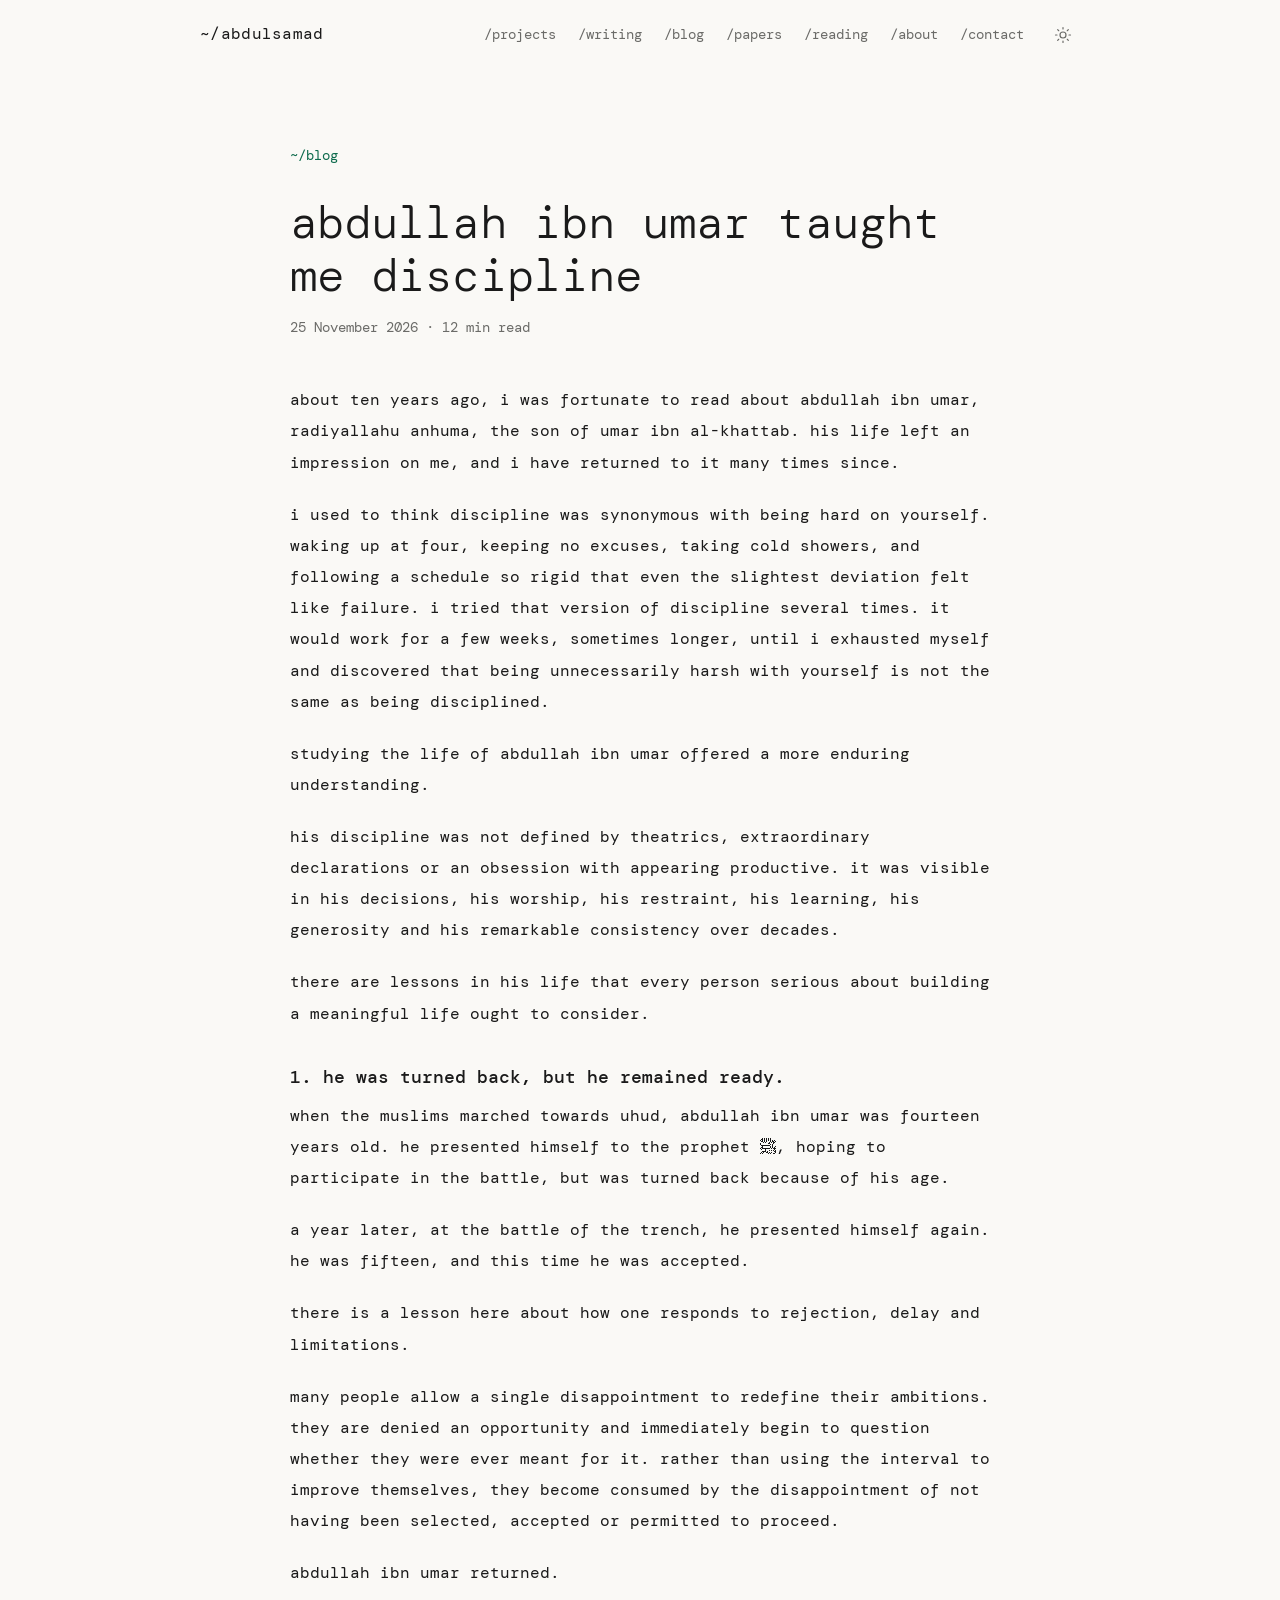
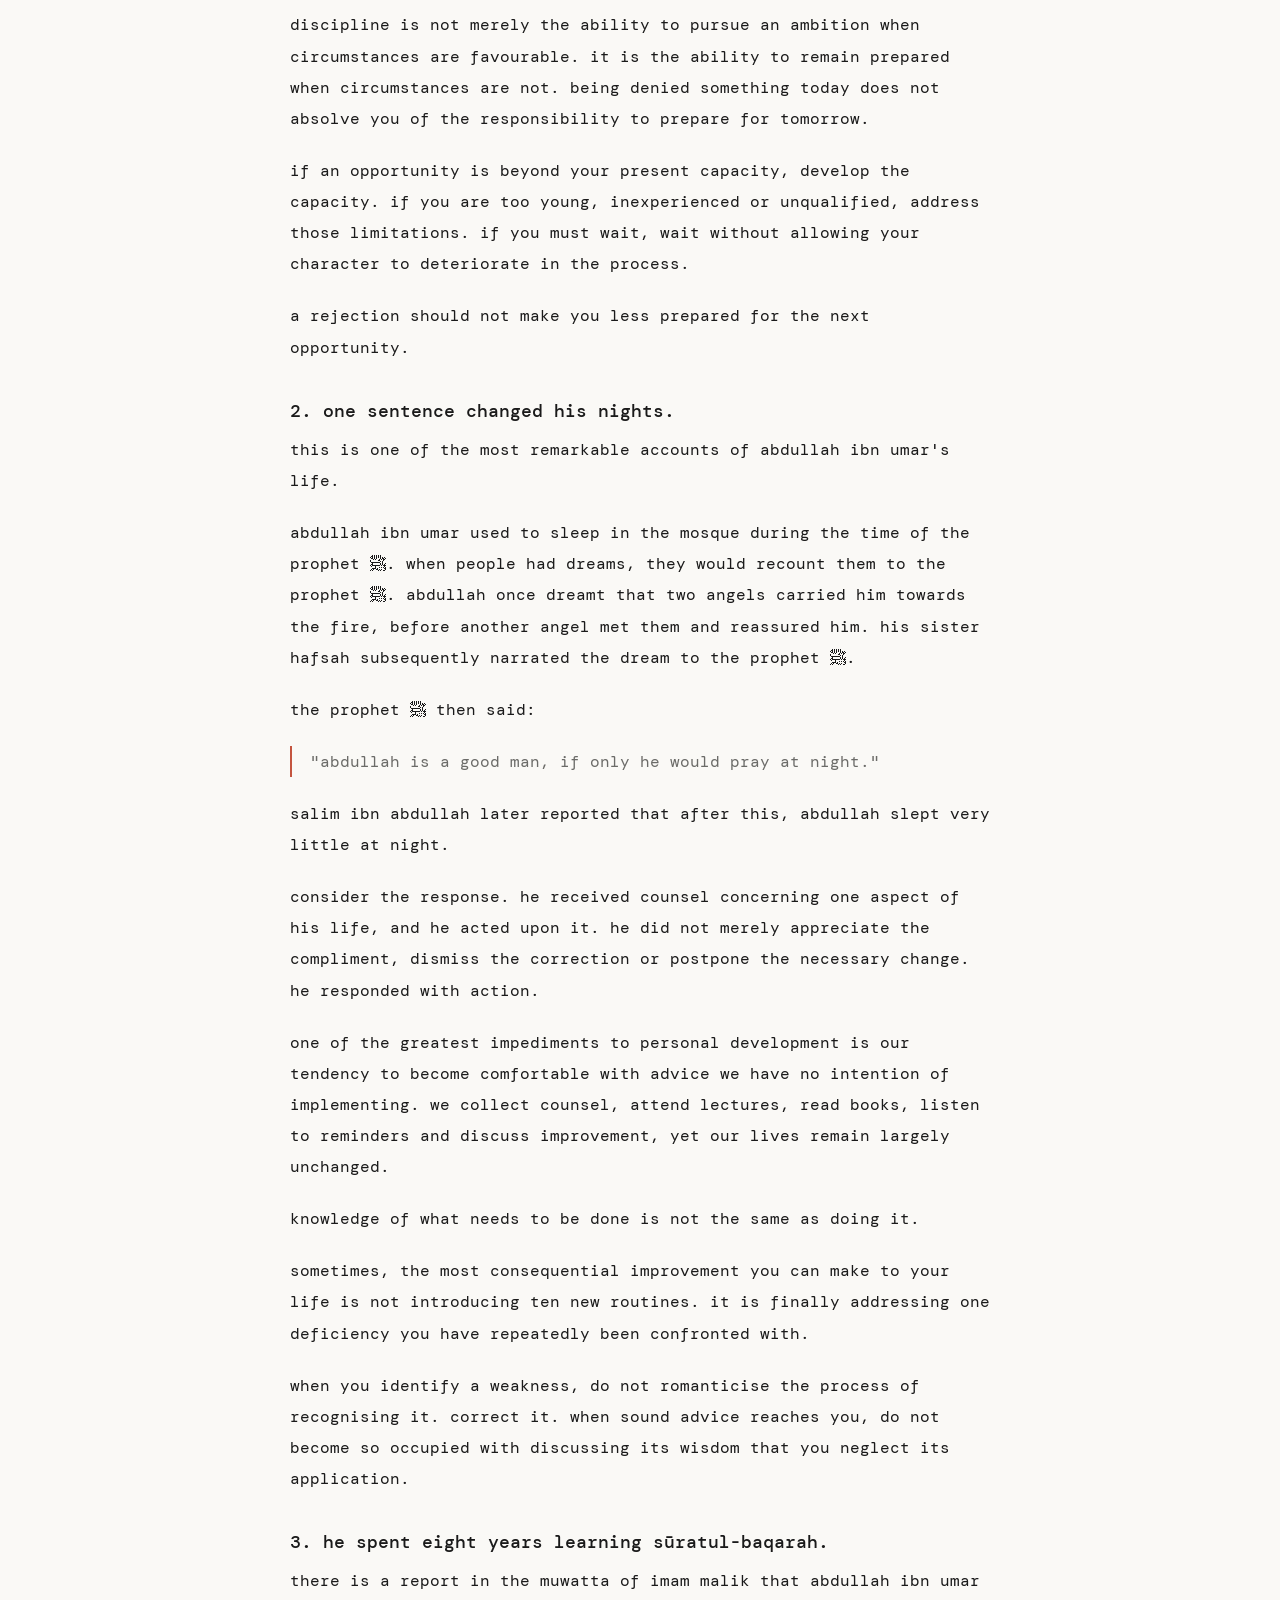
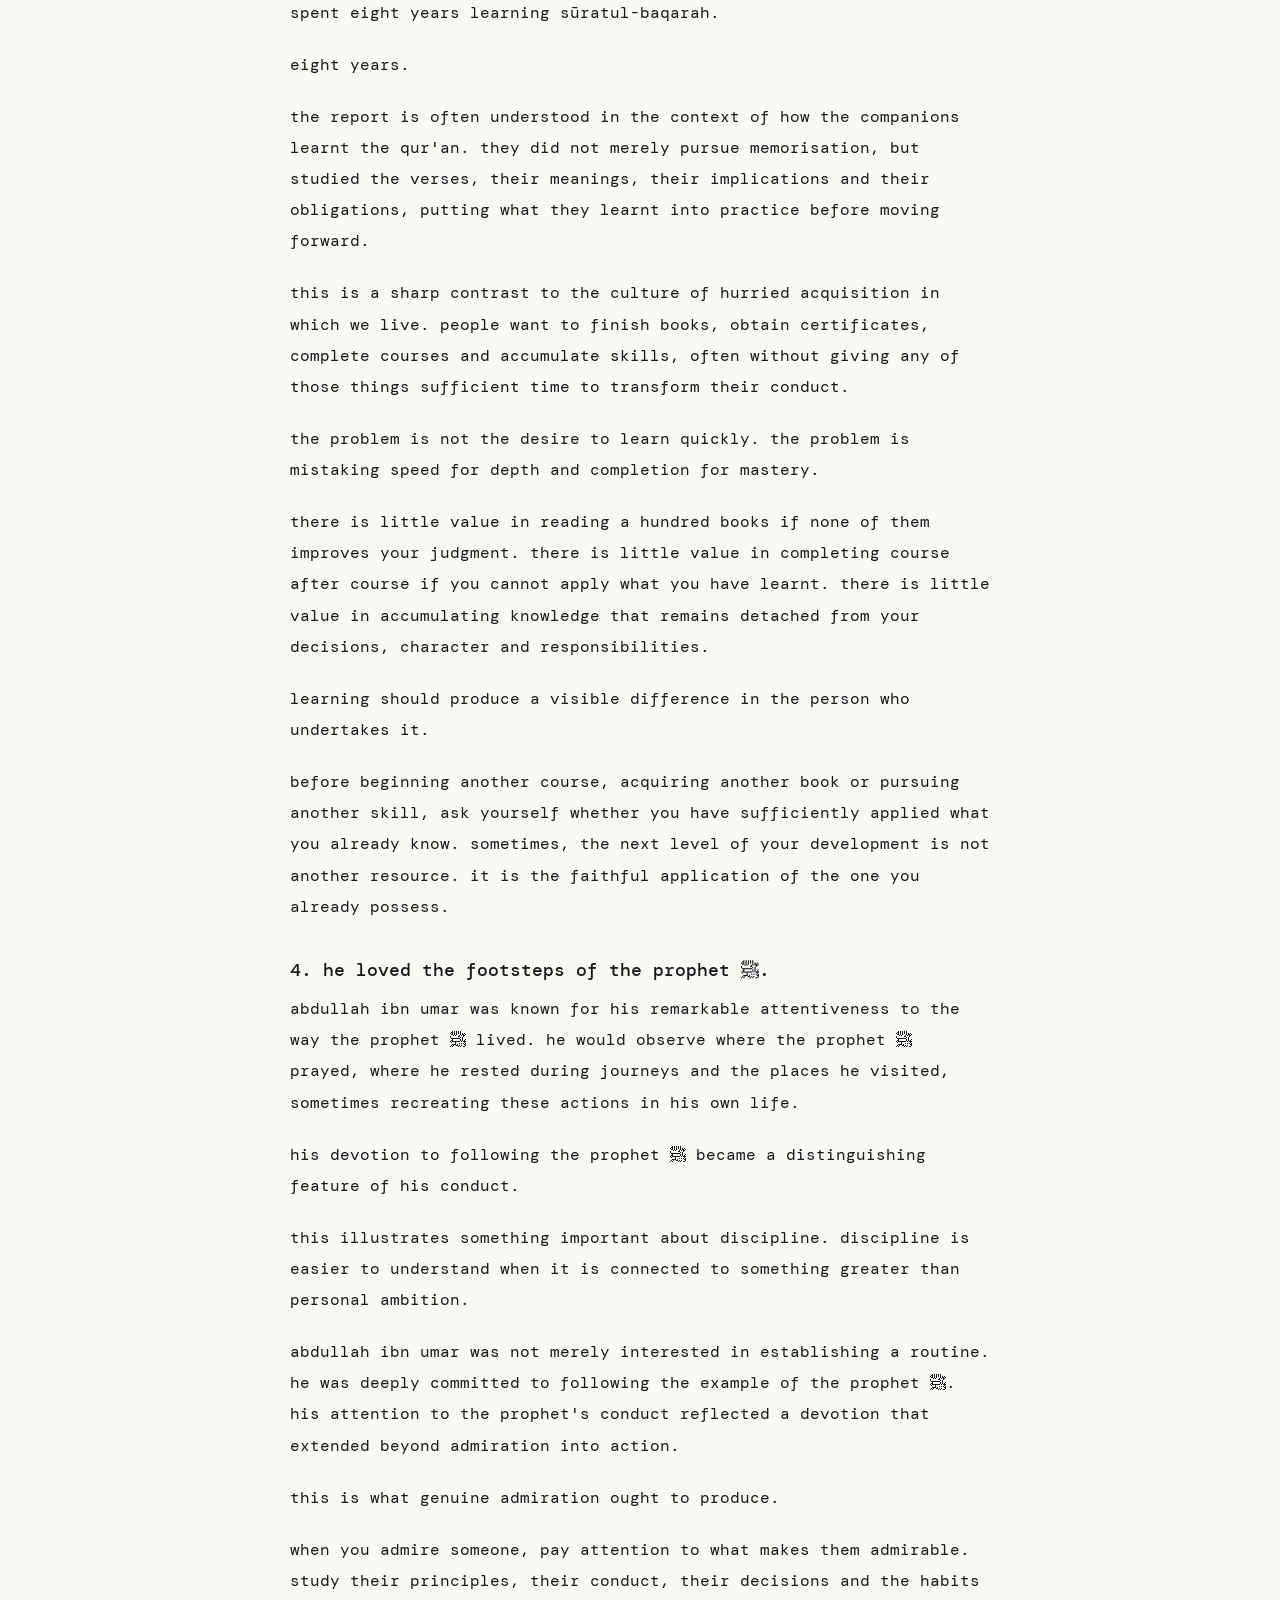
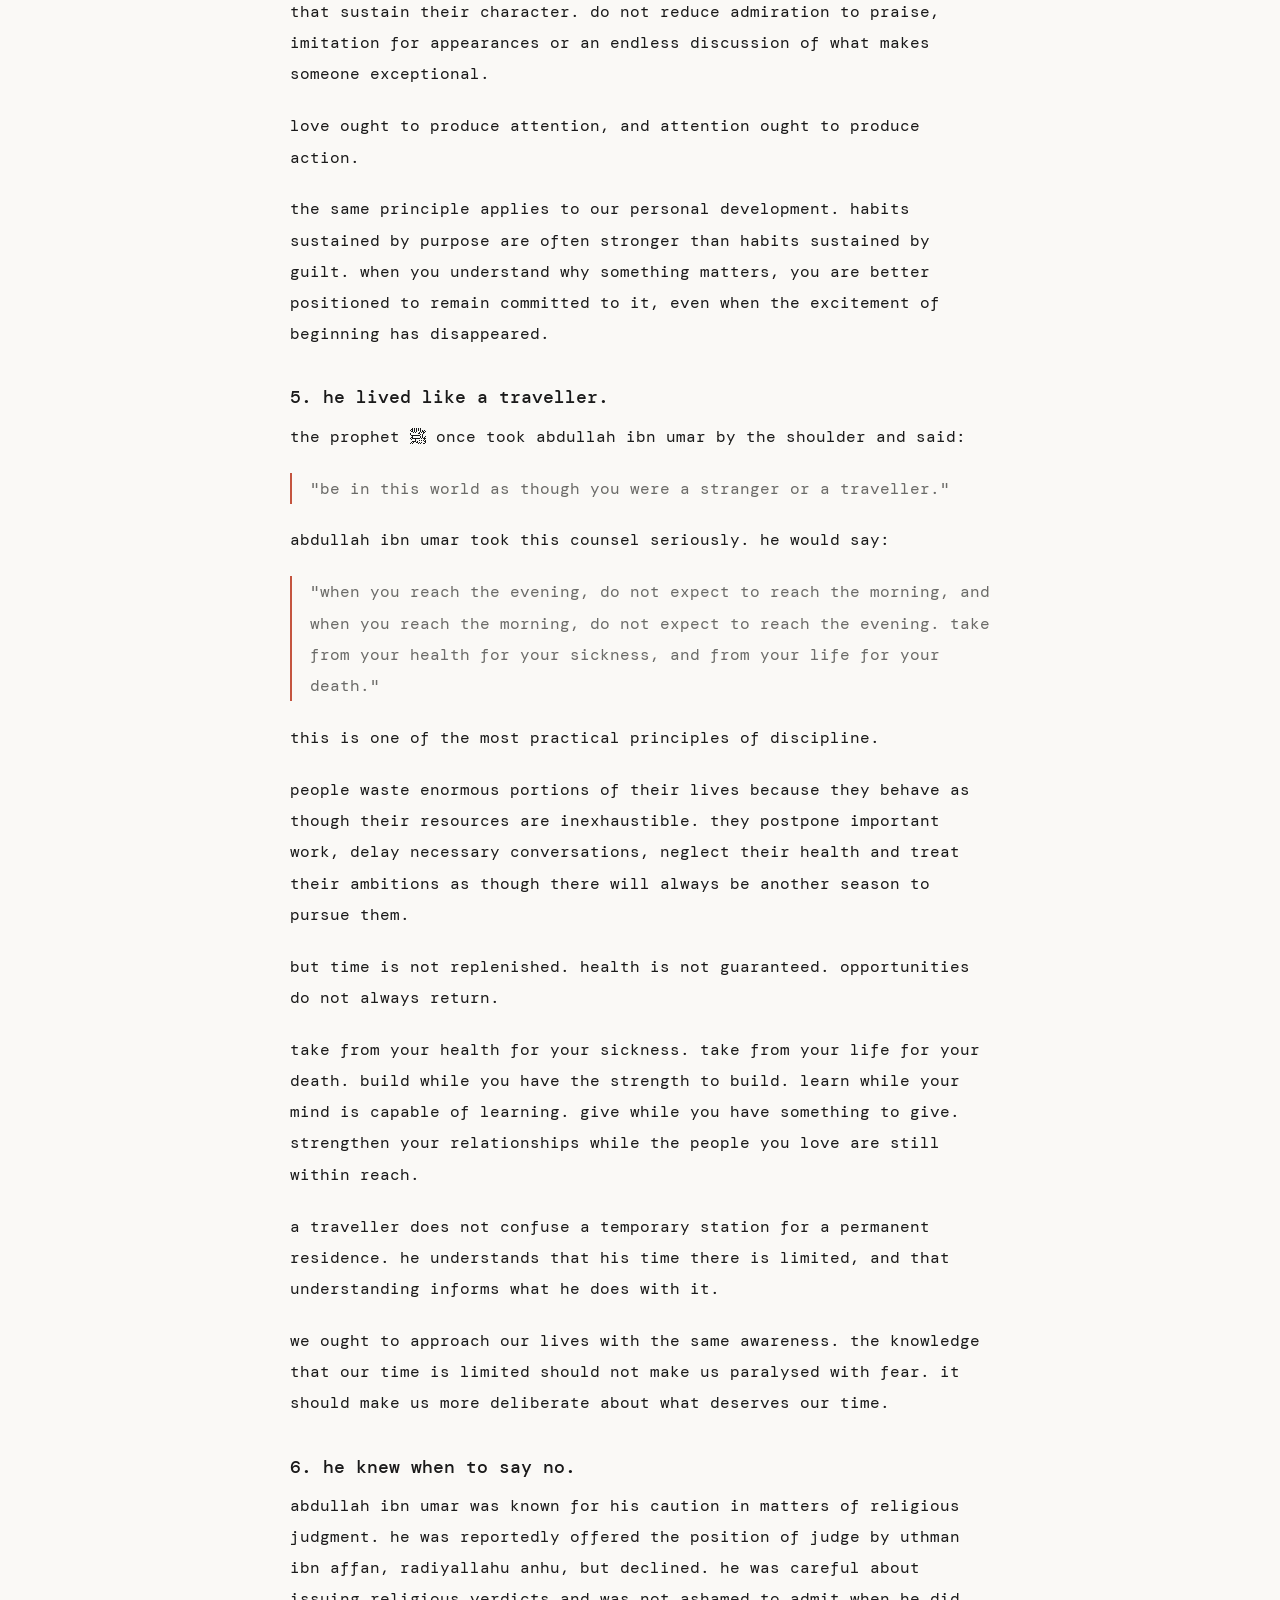
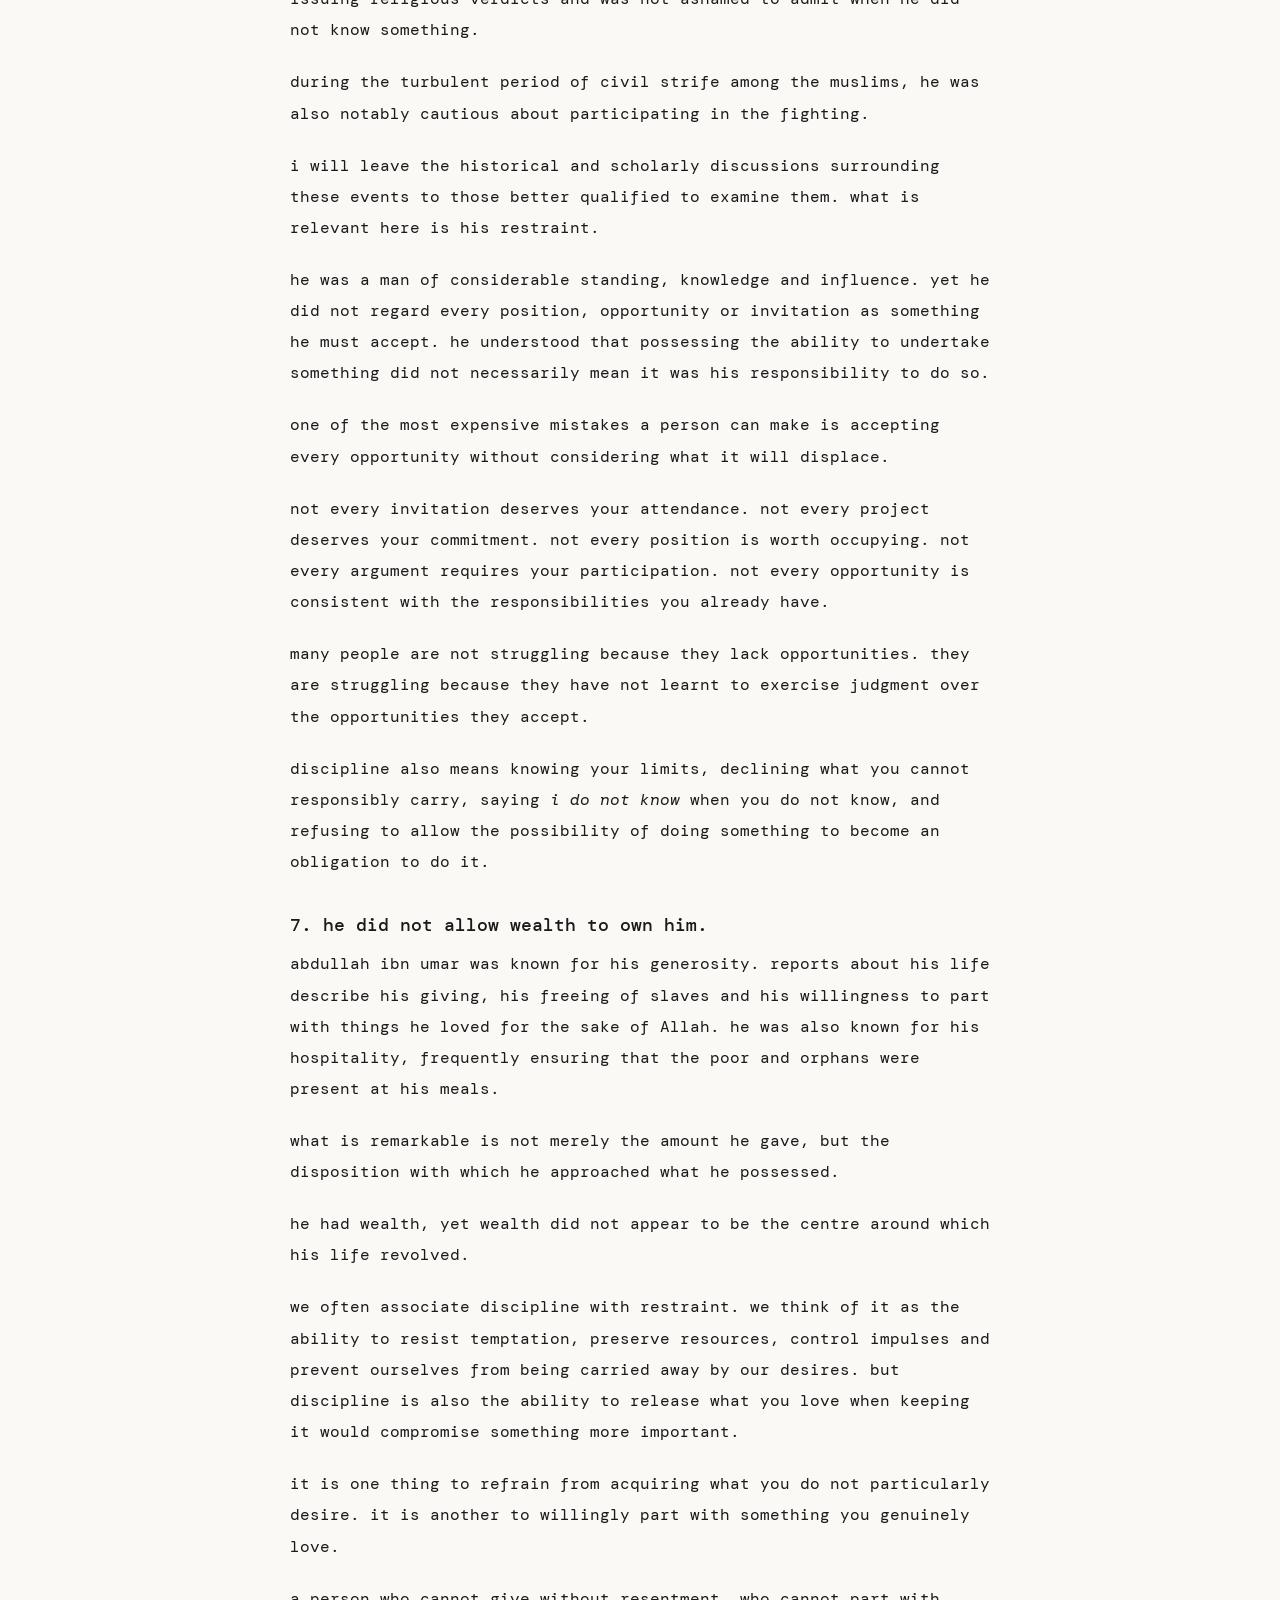
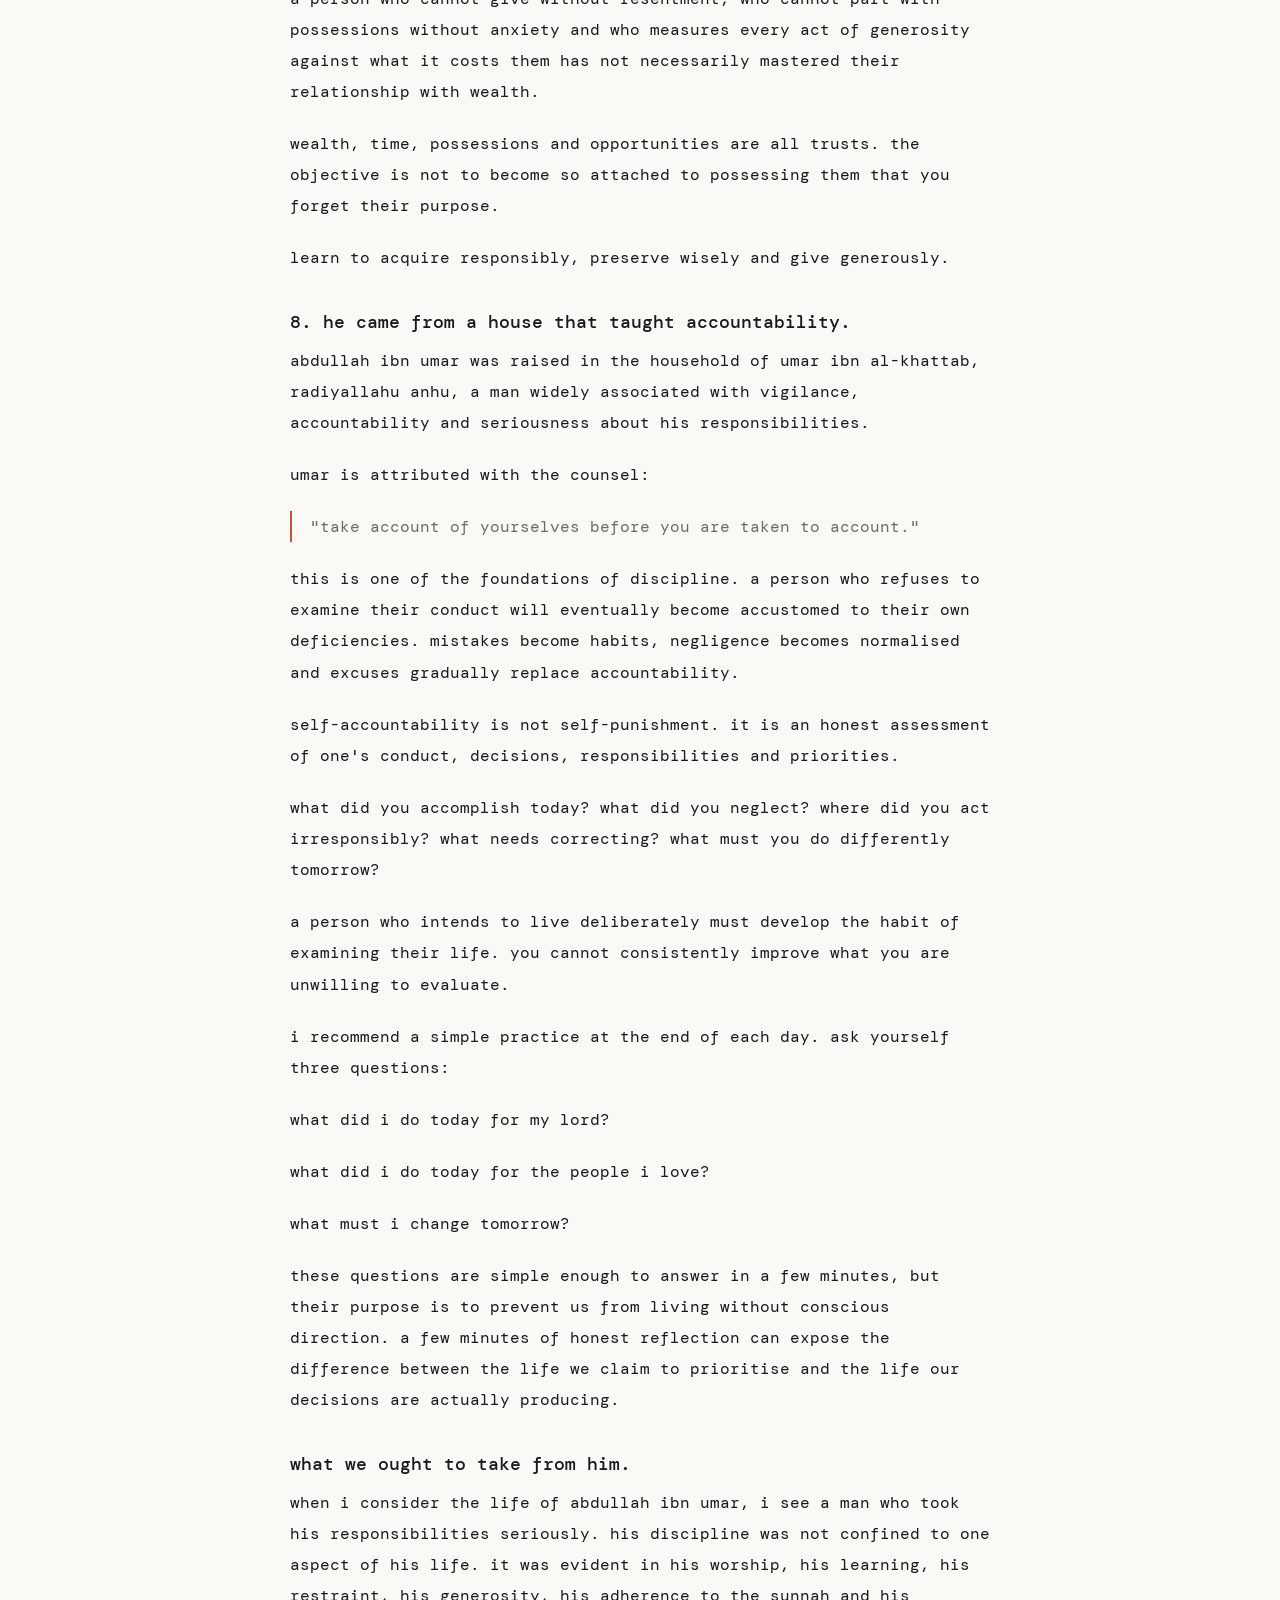
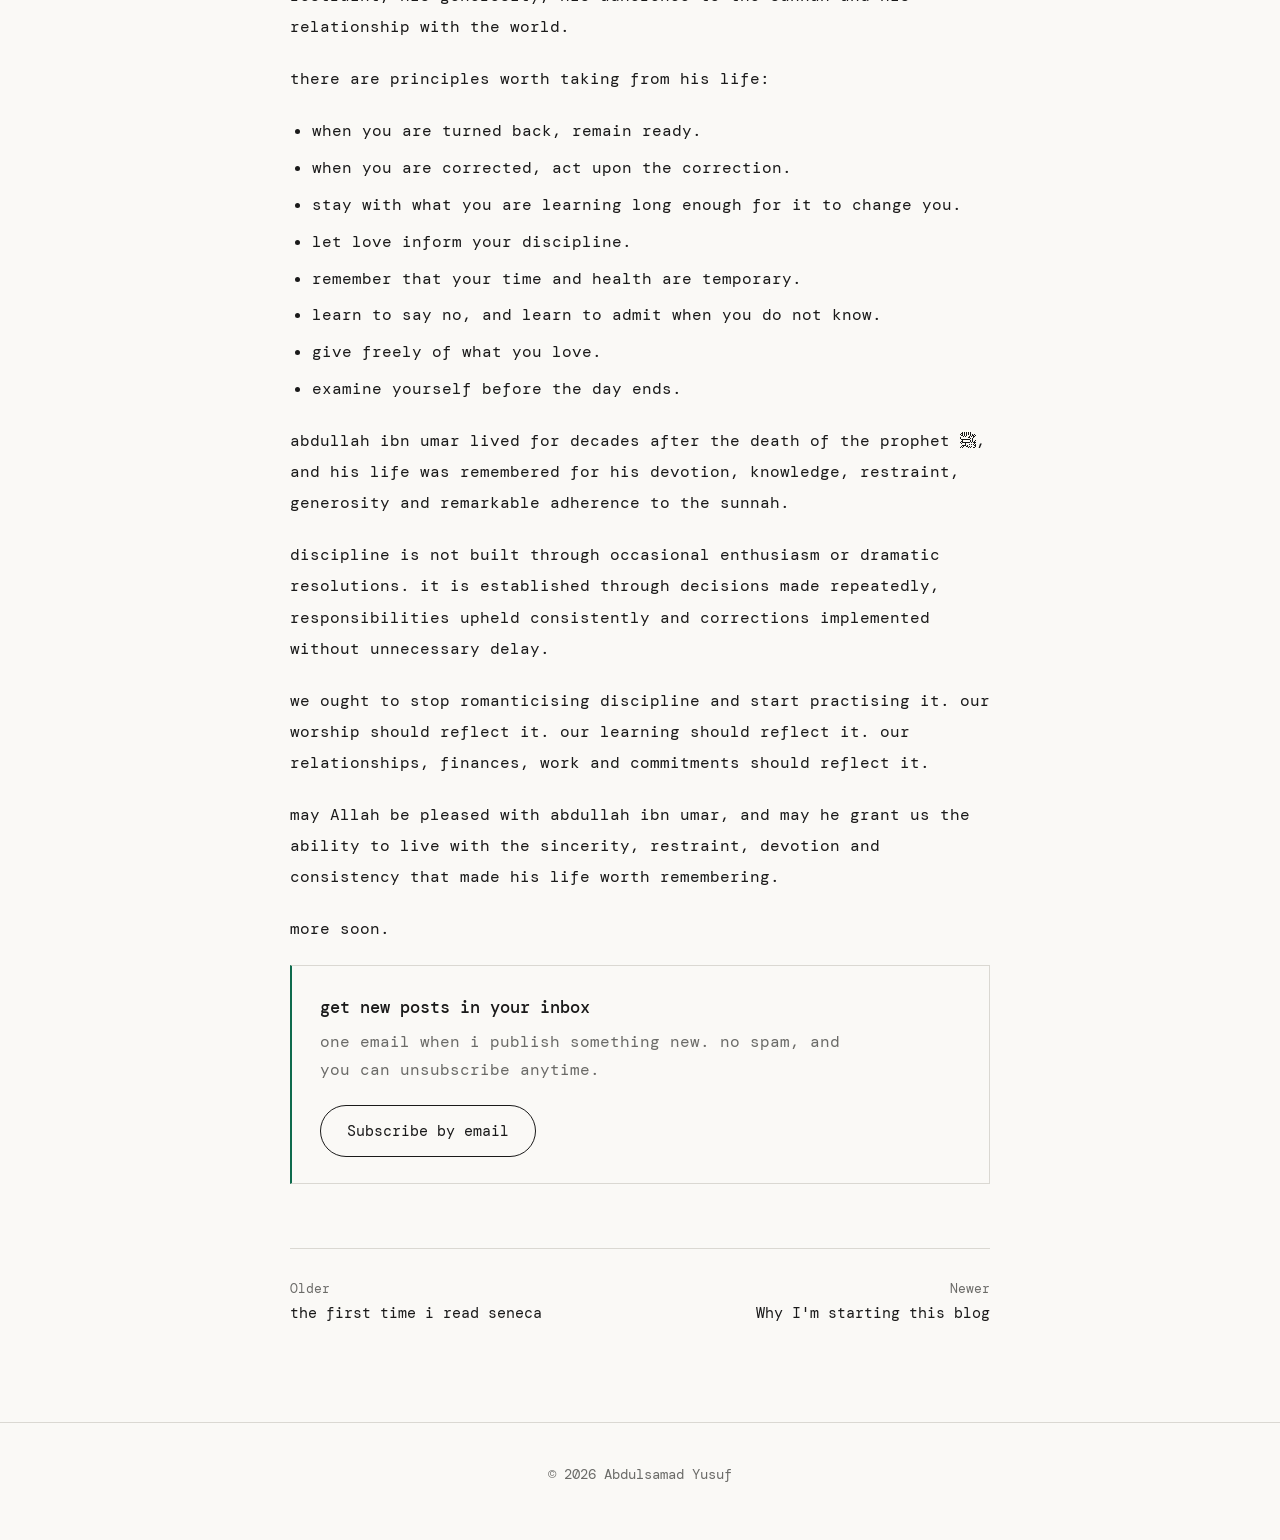
<file: blog/abdullah-ibn-umar-taught-me-discipline.html>
<!DOCTYPE html>
<html lang="en">
<head>
  <meta charset="utf-8">
  <meta name="viewport" content="width=device-width, initial-scale=1">
  <title>abdullah ibn umar taught me discipline · Abdulsamad Yusuf</title>
  <meta name="description" content="lessons from the life of abdullah ibn umar on how to build a steady, disciplined life.">
  <meta property="og:title" content="abdullah ibn umar taught me discipline · Abdulsamad Yusuf">
  <meta property="og:description" content="lessons from the life of abdullah ibn umar on how to build a steady, disciplined life.">
  <meta property="og:type" content="article">
  <meta name="theme-color" content="#FAF9F6">
  <link rel="alternate" type="application/rss+xml" title="Abdulsamad Yusuf" href="../blog/feed.xml">
  <link rel="preconnect" href="https://fonts.googleapis.com">
  <link rel="preconnect" href="https://fonts.gstatic.com" crossorigin>
  <link href="https://fonts.googleapis.com/css2?family=DM+Mono:wght@300;400;500&display=swap" rel="stylesheet">
  <script>(function(){var d=document.documentElement;d.classList.add('js');var t=null;try{t=localStorage.getItem('theme')}catch(e){}if(!t)t=matchMedia('(prefers-color-scheme: dark)').matches?'dark':'light';d.setAttribute('data-theme',t);})();</script>
  <link rel="stylesheet" href="../style.css">
</head>
<body>
  <a class="skip" href="#main">Skip to content</a>
  <header class="nav" id="nav">
    <a class="brand" href="../index.html" aria-label="Home">~/abdulsamad</a>
    <div class="bar">
      <nav id="menu" aria-label="Primary">
        <a href="../index.html#projects">/projects</a>
        <a href="../index.html#writing">/writing</a>
        <a href="../blog/index.html">/blog</a>
        <a href="../index.html#papers">/papers</a>
        <a href="../index.html#reading">/reading</a>
        <a href="../index.html#about">/about</a>
        <a href="../index.html#contact">/contact</a>
      </nav>
      <button class="theme" id="theme" type="button" aria-label="Switch between light and dark theme">
        <svg class="i-sun" width="18" height="18" viewBox="0 0 24 24" fill="none" stroke="currentColor" stroke-width="1.6" stroke-linecap="round" aria-hidden="true"><circle cx="12" cy="12" r="4"/><path d="M12 2v2M12 20v2M4.9 4.9l1.4 1.4M17.7 17.7l1.4 1.4M2 12h2M20 12h2M4.9 19.1l1.4-1.4M17.7 6.3l1.4-1.4"/></svg>
        <svg class="i-moon" width="18" height="18" viewBox="0 0 24 24" fill="none" stroke="currentColor" stroke-width="1.6" stroke-linecap="round" stroke-linejoin="round" aria-hidden="true"><path d="M20 14.5A8 8 0 0 1 9.5 4a8 8 0 1 0 10.5 10.5z"/></svg>
      </button>
      <button class="burger" id="burger" type="button" aria-label="Open menu" aria-expanded="false" aria-controls="menu"><span></span><span></span><span></span></button>
    </div>
  </header>

  <main id="main">
    <article class="block blog-top">
      <div class="wrap post">
        <p class="crumb"><a href="index.html">~/blog</a></p>
        <h1 class="post-h">abdullah ibn umar taught me discipline</h1>
        <p class="meta">25 November 2026 · 12 min read</p>
        <div class="post-body">
<p>about ten years ago, i was fortunate to read about abdullah ibn umar, radiyallahu anhuma, the son of umar ibn al-khattab. his life left an impression on me, and i have returned to it many times since.</p>
<p>i used to think discipline was synonymous with being hard on yourself. waking up at four, keeping no excuses, taking cold showers, and following a schedule so rigid that even the slightest deviation felt like failure. i tried that version of discipline several times. it would work for a few weeks, sometimes longer, until i exhausted myself and discovered that being unnecessarily harsh with yourself is not the same as being disciplined.</p>
<p>studying the life of abdullah ibn umar offered a more enduring understanding.</p>
<p>his discipline was not defined by theatrics, extraordinary declarations or an obsession with appearing productive. it was visible in his decisions, his worship, his restraint, his learning, his generosity and his remarkable consistency over decades.</p>
<p>there are lessons in his life that every person serious about building a meaningful life ought to consider.</p>
<h3>1. he was turned back, but he remained ready.</h3>
<p>when the muslims marched towards uhud, abdullah ibn umar was fourteen years old. he presented himself to the prophet ﷺ, hoping to participate in the battle, but was turned back because of his age.</p>
<p>a year later, at the battle of the trench, he presented himself again. he was fifteen, and this time he was accepted.</p>
<p>there is a lesson here about how one responds to rejection, delay and limitations.</p>
<p>many people allow a single disappointment to redefine their ambitions. they are denied an opportunity and immediately begin to question whether they were ever meant for it. rather than using the interval to improve themselves, they become consumed by the disappointment of not having been selected, accepted or permitted to proceed.</p>
<p>abdullah ibn umar returned.</p>
<p>discipline is not merely the ability to pursue an ambition when circumstances are favourable. it is the ability to remain prepared when circumstances are not. being denied something today does not absolve you of the responsibility to prepare for tomorrow.</p>
<p>if an opportunity is beyond your present capacity, develop the capacity. if you are too young, inexperienced or unqualified, address those limitations. if you must wait, wait without allowing your character to deteriorate in the process.</p>
<p>a rejection should not make you less prepared for the next opportunity.</p>
<h3>2. one sentence changed his nights.</h3>
<p>this is one of the most remarkable accounts of abdullah ibn umar's life.</p>
<p>abdullah ibn umar used to sleep in the mosque during the time of the prophet ﷺ. when people had dreams, they would recount them to the prophet ﷺ. abdullah once dreamt that two angels carried him towards the fire, before another angel met them and reassured him. his sister hafsah subsequently narrated the dream to the prophet ﷺ.</p>
<p>the prophet ﷺ then said:</p>
<blockquote><p>&quot;abdullah is a good man, if only he would pray at night.&quot;</p></blockquote>
<p>salim ibn abdullah later reported that after this, abdullah slept very little at night.</p>
<p>consider the response. he received counsel concerning one aspect of his life, and he acted upon it. he did not merely appreciate the compliment, dismiss the correction or postpone the necessary change. he responded with action.</p>
<p>one of the greatest impediments to personal development is our tendency to become comfortable with advice we have no intention of implementing. we collect counsel, attend lectures, read books, listen to reminders and discuss improvement, yet our lives remain largely unchanged.</p>
<p>knowledge of what needs to be done is not the same as doing it.</p>
<p>sometimes, the most consequential improvement you can make to your life is not introducing ten new routines. it is finally addressing one deficiency you have repeatedly been confronted with.</p>
<p>when you identify a weakness, do not romanticise the process of recognising it. correct it. when sound advice reaches you, do not become so occupied with discussing its wisdom that you neglect its application.</p>
<h3>3. he spent eight years learning sūratul-baqarah.</h3>
<p>there is a report in the muwatta of imam malik that abdullah ibn umar spent eight years learning sūratul-baqarah.</p>
<p>eight years.</p>
<p>the report is often understood in the context of how the companions learnt the qur'an. they did not merely pursue memorisation, but studied the verses, their meanings, their implications and their obligations, putting what they learnt into practice before moving forward.</p>
<p>this is a sharp contrast to the culture of hurried acquisition in which we live. people want to finish books, obtain certificates, complete courses and accumulate skills, often without giving any of those things sufficient time to transform their conduct.</p>
<p>the problem is not the desire to learn quickly. the problem is mistaking speed for depth and completion for mastery.</p>
<p>there is little value in reading a hundred books if none of them improves your judgment. there is little value in completing course after course if you cannot apply what you have learnt. there is little value in accumulating knowledge that remains detached from your decisions, character and responsibilities.</p>
<p>learning should produce a visible difference in the person who undertakes it.</p>
<p>before beginning another course, acquiring another book or pursuing another skill, ask yourself whether you have sufficiently applied what you already know. sometimes, the next level of your development is not another resource. it is the faithful application of the one you already possess.</p>
<h3>4. he loved the footsteps of the prophet ﷺ.</h3>
<p>abdullah ibn umar was known for his remarkable attentiveness to the way the prophet ﷺ lived. he would observe where the prophet ﷺ prayed, where he rested during journeys and the places he visited, sometimes recreating these actions in his own life.</p>
<p>his devotion to following the prophet ﷺ became a distinguishing feature of his conduct.</p>
<p>this illustrates something important about discipline. discipline is easier to understand when it is connected to something greater than personal ambition.</p>
<p>abdullah ibn umar was not merely interested in establishing a routine. he was deeply committed to following the example of the prophet ﷺ. his attention to the prophet's conduct reflected a devotion that extended beyond admiration into action.</p>
<p>this is what genuine admiration ought to produce.</p>
<p>when you admire someone, pay attention to what makes them admirable. study their principles, their conduct, their decisions and the habits that sustain their character. do not reduce admiration to praise, imitation for appearances or an endless discussion of what makes someone exceptional.</p>
<p>love ought to produce attention, and attention ought to produce action.</p>
<p>the same principle applies to our personal development. habits sustained by purpose are often stronger than habits sustained by guilt. when you understand why something matters, you are better positioned to remain committed to it, even when the excitement of beginning has disappeared.</p>
<h3>5. he lived like a traveller.</h3>
<p>the prophet ﷺ once took abdullah ibn umar by the shoulder and said:</p>
<blockquote><p>&quot;be in this world as though you were a stranger or a traveller.&quot;</p></blockquote>
<p>abdullah ibn umar took this counsel seriously. he would say:</p>
<blockquote><p>&quot;when you reach the evening, do not expect to reach the morning, and when you reach the morning, do not expect to reach the evening. take from your health for your sickness, and from your life for your death.&quot;</p></blockquote>
<p>this is one of the most practical principles of discipline.</p>
<p>people waste enormous portions of their lives because they behave as though their resources are inexhaustible. they postpone important work, delay necessary conversations, neglect their health and treat their ambitions as though there will always be another season to pursue them.</p>
<p>but time is not replenished. health is not guaranteed. opportunities do not always return.</p>
<p>take from your health for your sickness. take from your life for your death. build while you have the strength to build. learn while your mind is capable of learning. give while you have something to give. strengthen your relationships while the people you love are still within reach.</p>
<p>a traveller does not confuse a temporary station for a permanent residence. he understands that his time there is limited, and that understanding informs what he does with it.</p>
<p>we ought to approach our lives with the same awareness. the knowledge that our time is limited should not make us paralysed with fear. it should make us more deliberate about what deserves our time.</p>
<h3>6. he knew when to say no.</h3>
<p>abdullah ibn umar was known for his caution in matters of religious judgment. he was reportedly offered the position of judge by uthman ibn affan, radiyallahu anhu, but declined. he was careful about issuing religious verdicts and was not ashamed to admit when he did not know something.</p>
<p>during the turbulent period of civil strife among the muslims, he was also notably cautious about participating in the fighting.</p>
<p>i will leave the historical and scholarly discussions surrounding these events to those better qualified to examine them. what is relevant here is his restraint.</p>
<p>he was a man of considerable standing, knowledge and influence. yet he did not regard every position, opportunity or invitation as something he must accept. he understood that possessing the ability to undertake something did not necessarily mean it was his responsibility to do so.</p>
<p>one of the most expensive mistakes a person can make is accepting every opportunity without considering what it will displace.</p>
<p>not every invitation deserves your attendance. not every project deserves your commitment. not every position is worth occupying. not every argument requires your participation. not every opportunity is consistent with the responsibilities you already have.</p>
<p>many people are not struggling because they lack opportunities. they are struggling because they have not learnt to exercise judgment over the opportunities they accept.</p>
<p>discipline also means knowing your limits, declining what you cannot responsibly carry, saying <em>i do not know</em> when you do not know, and refusing to allow the possibility of doing something to become an obligation to do it.</p>
<h3>7. he did not allow wealth to own him.</h3>
<p>abdullah ibn umar was known for his generosity. reports about his life describe his giving, his freeing of slaves and his willingness to part with things he loved for the sake of Allah. he was also known for his hospitality, frequently ensuring that the poor and orphans were present at his meals.</p>
<p>what is remarkable is not merely the amount he gave, but the disposition with which he approached what he possessed.</p>
<p>he had wealth, yet wealth did not appear to be the centre around which his life revolved.</p>
<p>we often associate discipline with restraint. we think of it as the ability to resist temptation, preserve resources, control impulses and prevent ourselves from being carried away by our desires. but discipline is also the ability to release what you love when keeping it would compromise something more important.</p>
<p>it is one thing to refrain from acquiring what you do not particularly desire. it is another to willingly part with something you genuinely love.</p>
<p>a person who cannot give without resentment, who cannot part with possessions without anxiety and who measures every act of generosity against what it costs them has not necessarily mastered their relationship with wealth.</p>
<p>wealth, time, possessions and opportunities are all trusts. the objective is not to become so attached to possessing them that you forget their purpose.</p>
<p>learn to acquire responsibly, preserve wisely and give generously.</p>
<h3>8. he came from a house that taught accountability.</h3>
<p>abdullah ibn umar was raised in the household of umar ibn al-khattab, radiyallahu anhu, a man widely associated with vigilance, accountability and seriousness about his responsibilities.</p>
<p>umar is attributed with the counsel:</p>
<blockquote><p>&quot;take account of yourselves before you are taken to account.&quot;</p></blockquote>
<p>this is one of the foundations of discipline. a person who refuses to examine their conduct will eventually become accustomed to their own deficiencies. mistakes become habits, negligence becomes normalised and excuses gradually replace accountability.</p>
<p>self-accountability is not self-punishment. it is an honest assessment of one's conduct, decisions, responsibilities and priorities.</p>
<p>what did you accomplish today? what did you neglect? where did you act irresponsibly? what needs correcting? what must you do differently tomorrow?</p>
<p>a person who intends to live deliberately must develop the habit of examining their life. you cannot consistently improve what you are unwilling to evaluate.</p>
<p>i recommend a simple practice at the end of each day. ask yourself three questions:</p>
<p>what did i do today for my lord?</p>
<p>what did i do today for the people i love?</p>
<p>what must i change tomorrow?</p>
<p>these questions are simple enough to answer in a few minutes, but their purpose is to prevent us from living without conscious direction. a few minutes of honest reflection can expose the difference between the life we claim to prioritise and the life our decisions are actually producing.</p>
<h3>what we ought to take from him.</h3>
<p>when i consider the life of abdullah ibn umar, i see a man who took his responsibilities seriously. his discipline was not confined to one aspect of his life. it was evident in his worship, his learning, his restraint, his generosity, his adherence to the sunnah and his relationship with the world.</p>
<p>there are principles worth taking from his life:</p>
<ul><li>when you are turned back, remain ready.</li><li>when you are corrected, act upon the correction.</li><li>stay with what you are learning long enough for it to change you.</li><li>let love inform your discipline.</li><li>remember that your time and health are temporary.</li><li>learn to say no, and learn to admit when you do not know.</li><li>give freely of what you love.</li><li>examine yourself before the day ends.</li></ul>
<p>abdullah ibn umar lived for decades after the death of the prophet ﷺ, and his life was remembered for his devotion, knowledge, restraint, generosity and remarkable adherence to the sunnah.</p>
<p>discipline is not built through occasional enthusiasm or dramatic resolutions. it is established through decisions made repeatedly, responsibilities upheld consistently and corrections implemented without unnecessary delay.</p>
<p>we ought to stop romanticising discipline and start practising it. our worship should reflect it. our learning should reflect it. our relationships, finances, work and commitments should reflect it.</p>
<p>may Allah be pleased with abdullah ibn umar, and may he grant us the ability to live with the sincerity, restraint, devotion and consistency that made his life worth remembering.</p>
<p>more soon.</p>
        </div>
        <aside class="sub" aria-label="Subscribe by email">
          <p class="sub-t">get new posts in your inbox</p>
          <p class="sub-d">one email when i publish something new. no spam, and you can unsubscribe anytime.</p>
          <a class="pill" href="https://kaatibyuusuf.substack.com/" target="_blank" rel="noopener">Subscribe by email</a>
        </aside>
        <nav class="post-nav" aria-label="More posts">
          <a href="the-first-time-i-read-seneca.html"><span class="muted">Older</span>the first time i read seneca</a>
          <a class="r" href="why-i-am-starting-this-blog.html"><span class="muted">Newer</span>Why I'm starting this blog</a>
        </nav>
      </div>
    </article>
  </main>
  <footer class="foot"><div class="wrap">© 2026 Abdulsamad Yusuf</div></footer>
  <script src="../script.js"></script>
</body>
</html>
</file>
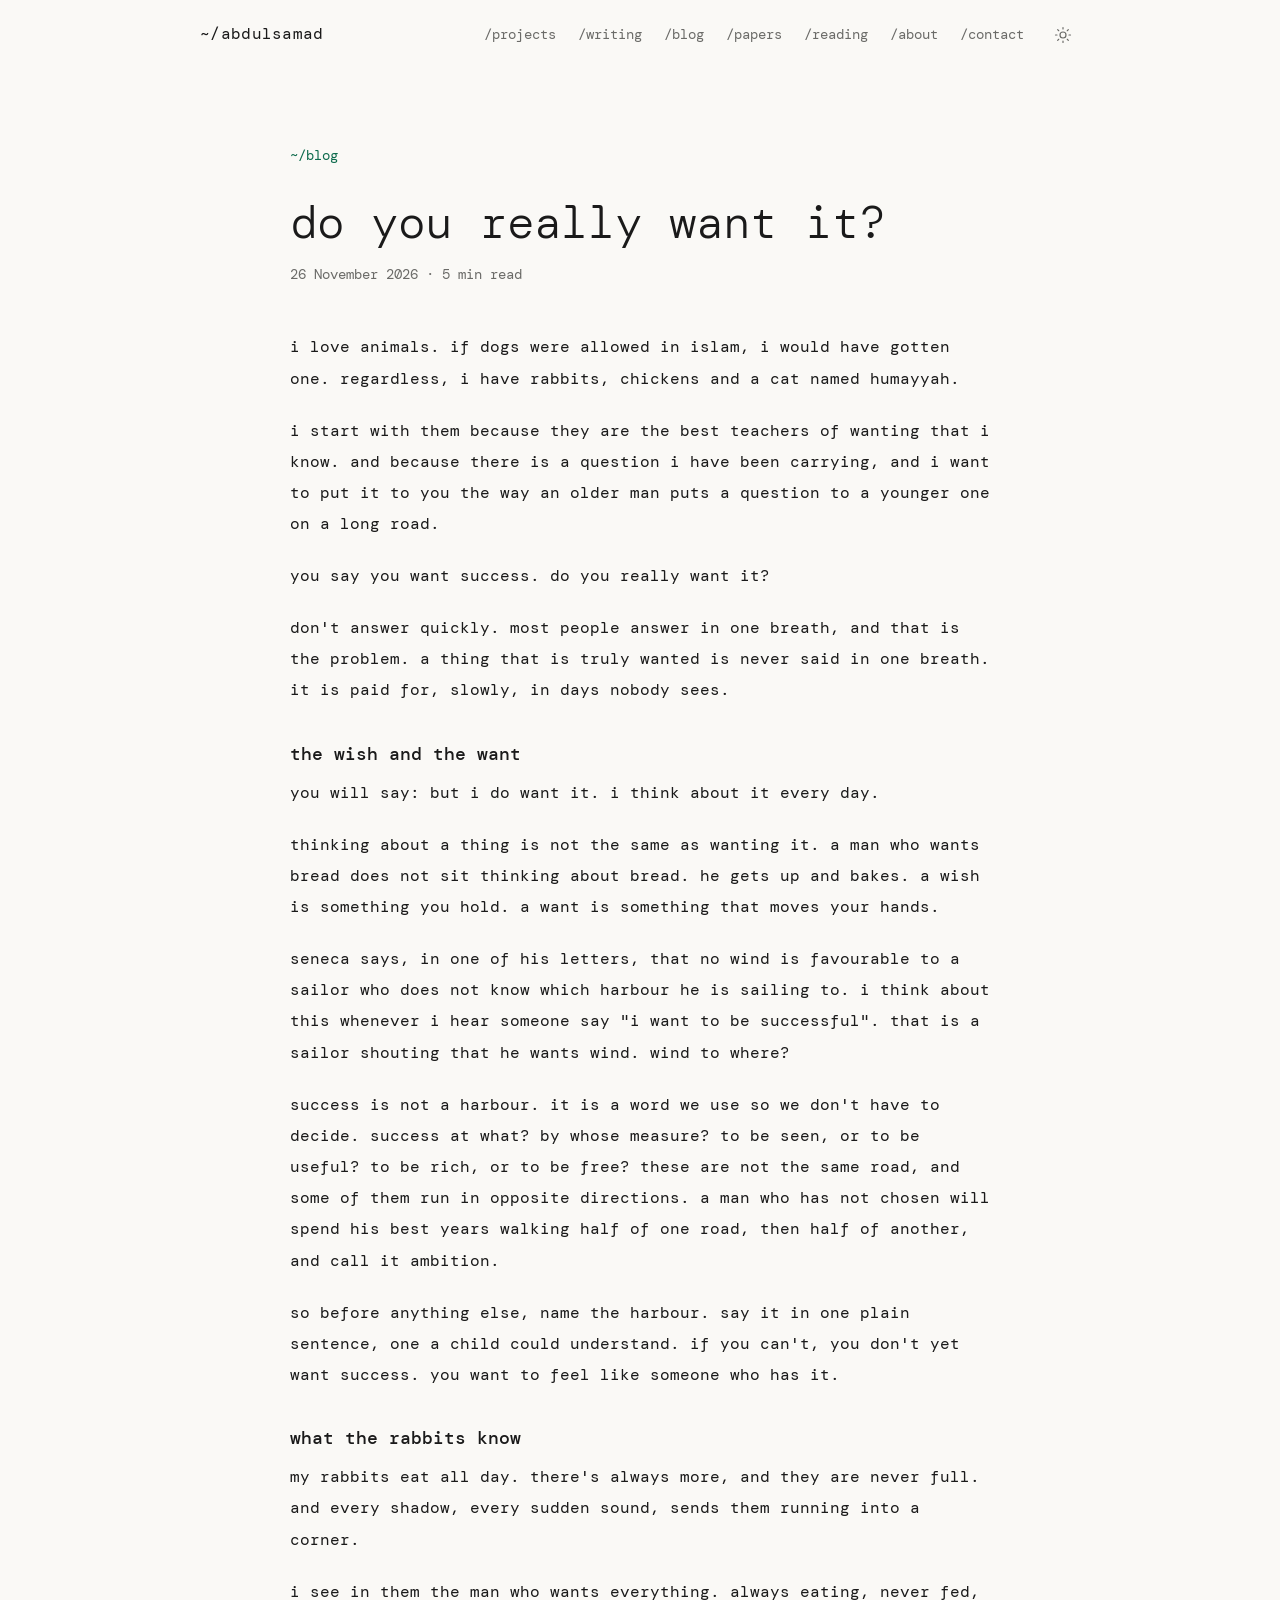
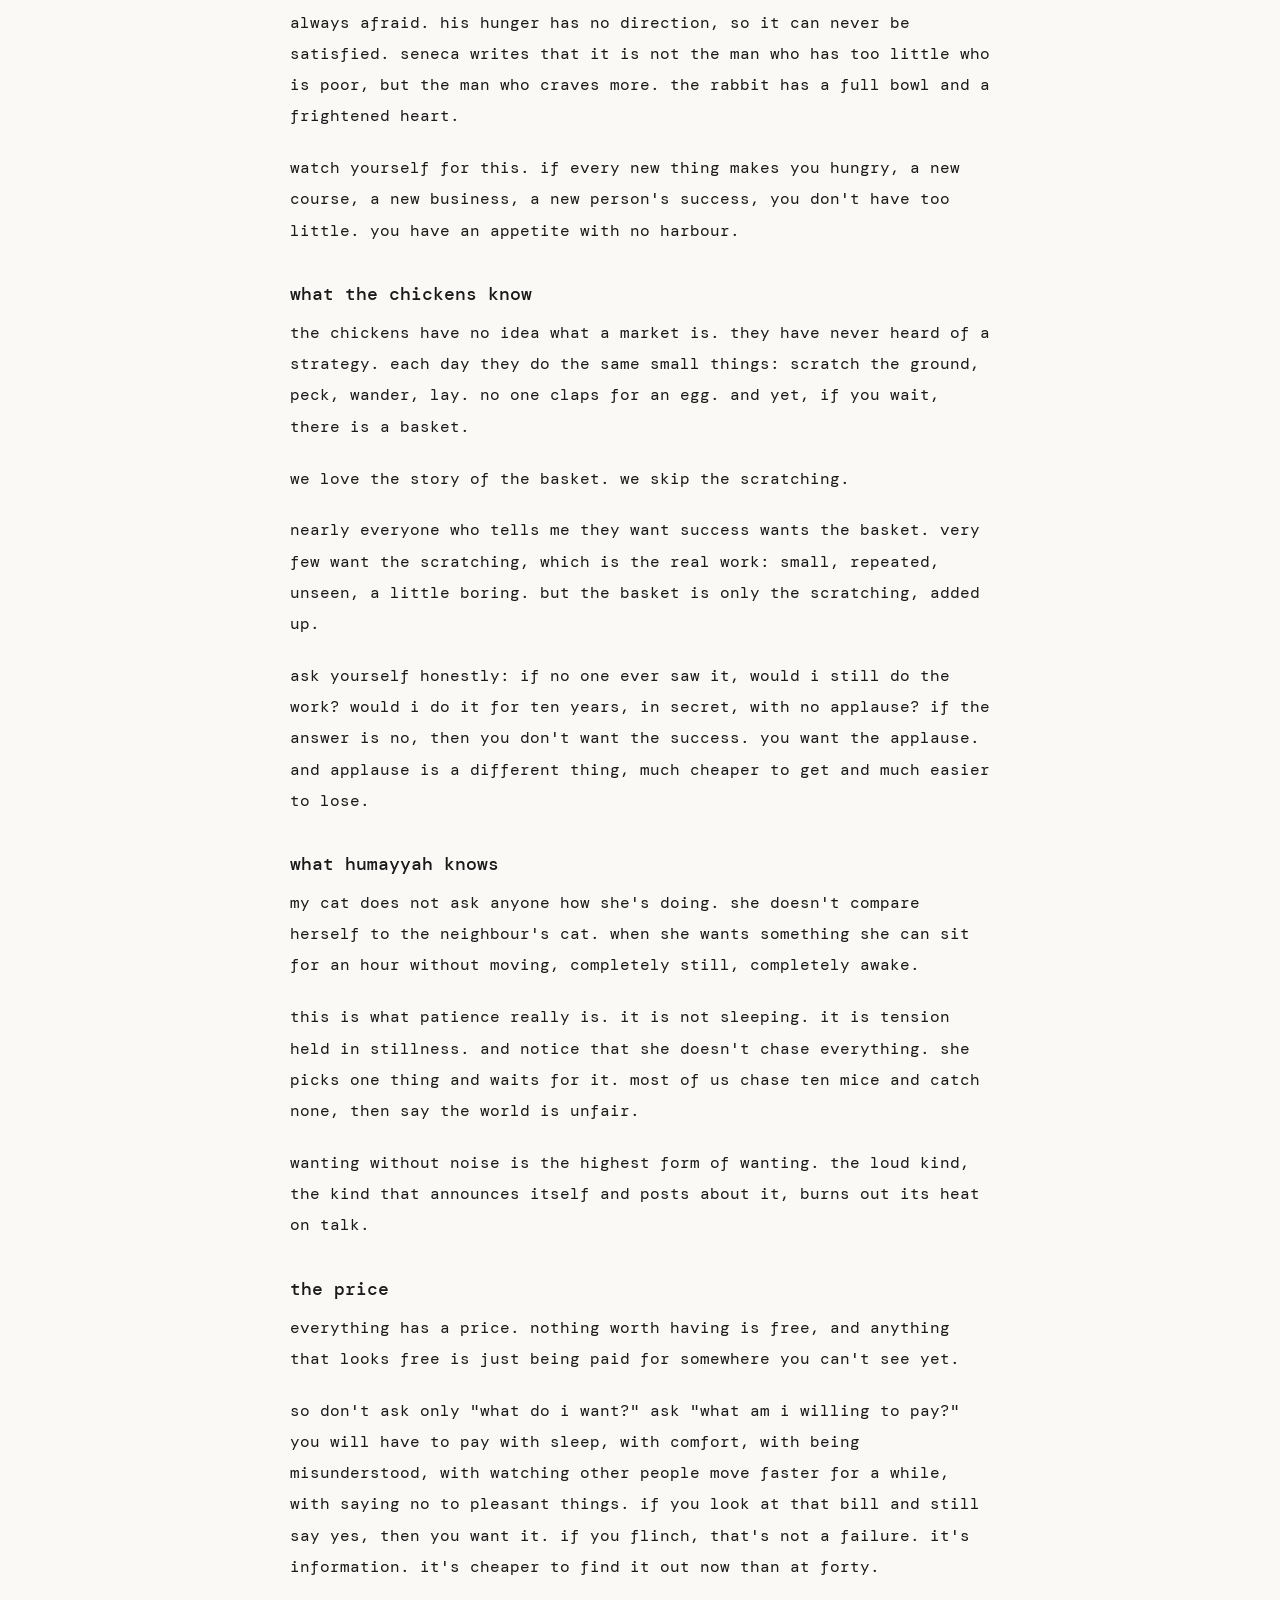
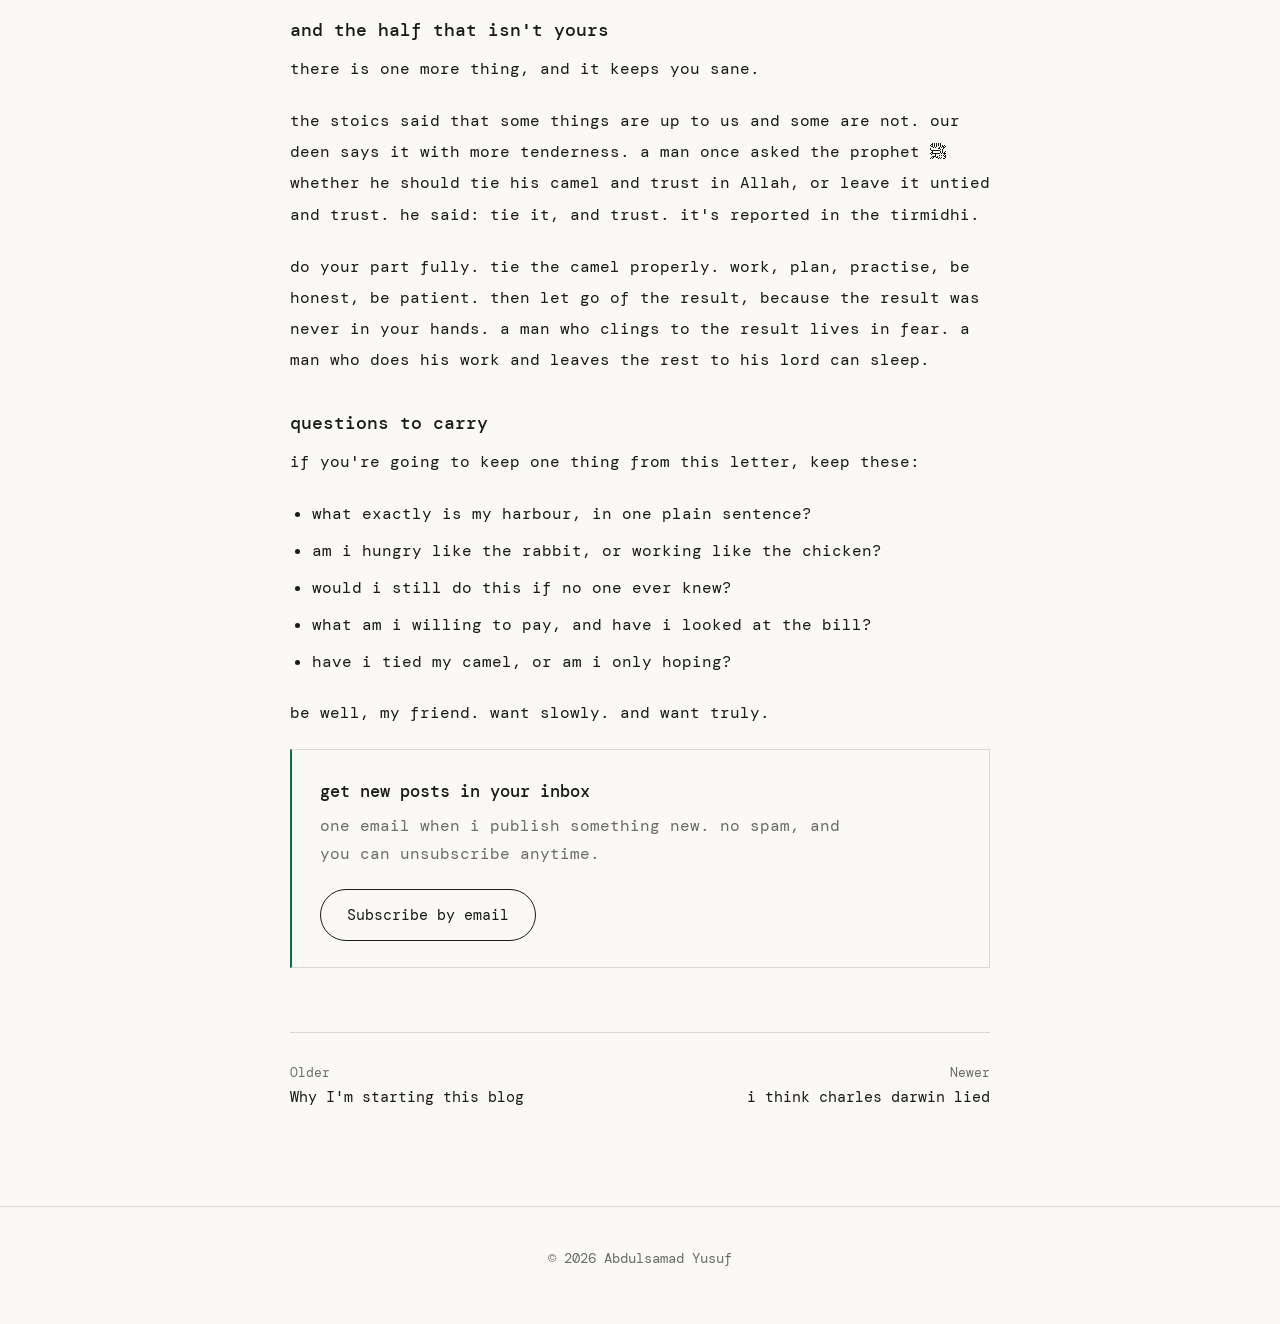
<file: blog/do-you-really-want-it.html>
<!DOCTYPE html>
<html lang="en">
<head>
  <meta charset="utf-8">
  <meta name="viewport" content="width=device-width, initial-scale=1">
  <title>do you really want it? · Abdulsamad Yusuf</title>
  <meta name="description" content="a letter on the difference between wishing for success and wanting it, with lessons from my rabbits, chickens and a cat.">
  <meta property="og:title" content="do you really want it? · Abdulsamad Yusuf">
  <meta property="og:description" content="a letter on the difference between wishing for success and wanting it, with lessons from my rabbits, chickens and a cat.">
  <meta property="og:type" content="article">
  <meta name="theme-color" content="#FAF9F6">
  <link rel="alternate" type="application/rss+xml" title="Abdulsamad Yusuf" href="../blog/feed.xml">
  <link rel="preconnect" href="https://fonts.googleapis.com">
  <link rel="preconnect" href="https://fonts.gstatic.com" crossorigin>
  <link href="https://fonts.googleapis.com/css2?family=DM+Mono:wght@300;400;500&display=swap" rel="stylesheet">
  <script>(function(){var d=document.documentElement;d.classList.add('js');var t=null;try{t=localStorage.getItem('theme')}catch(e){}if(!t)t=matchMedia('(prefers-color-scheme: dark)').matches?'dark':'light';d.setAttribute('data-theme',t);})();</script>
  <link rel="stylesheet" href="../style.css">
</head>
<body>
  <a class="skip" href="#main">Skip to content</a>
  <header class="nav" id="nav">
    <a class="brand" href="../index.html" aria-label="Home">~/abdulsamad</a>
    <div class="bar">
      <nav id="menu" aria-label="Primary">
        <a href="../index.html#projects">/projects</a>
        <a href="../index.html#writing">/writing</a>
        <a href="../blog/index.html">/blog</a>
        <a href="../index.html#papers">/papers</a>
        <a href="../index.html#reading">/reading</a>
        <a href="../index.html#about">/about</a>
        <a href="../index.html#contact">/contact</a>
      </nav>
      <button class="theme" id="theme" type="button" aria-label="Switch between light and dark theme">
        <svg class="i-sun" width="18" height="18" viewBox="0 0 24 24" fill="none" stroke="currentColor" stroke-width="1.6" stroke-linecap="round" aria-hidden="true"><circle cx="12" cy="12" r="4"/><path d="M12 2v2M12 20v2M4.9 4.9l1.4 1.4M17.7 17.7l1.4 1.4M2 12h2M20 12h2M4.9 19.1l1.4-1.4M17.7 6.3l1.4-1.4"/></svg>
        <svg class="i-moon" width="18" height="18" viewBox="0 0 24 24" fill="none" stroke="currentColor" stroke-width="1.6" stroke-linecap="round" stroke-linejoin="round" aria-hidden="true"><path d="M20 14.5A8 8 0 0 1 9.5 4a8 8 0 1 0 10.5 10.5z"/></svg>
      </button>
      <button class="burger" id="burger" type="button" aria-label="Open menu" aria-expanded="false" aria-controls="menu"><span></span><span></span><span></span></button>
    </div>
  </header>

  <main id="main">
    <article class="block blog-top">
      <div class="wrap post">
        <p class="crumb"><a href="index.html">~/blog</a></p>
        <h1 class="post-h">do you really want it?</h1>
        <p class="meta">26 November 2026 · 5 min read</p>
        <div class="post-body">
<p>i love animals. if dogs were allowed in islam, i would have gotten one. regardless, i have rabbits, chickens and a cat named humayyah.</p>
<p>i start with them because they are the best teachers of wanting that i know. and because there is a question i have been carrying, and i want to put it to you the way an older man puts a question to a younger one on a long road.</p>
<p>you say you want success. do you really want it?</p>
<p>don't answer quickly. most people answer in one breath, and that is the problem. a thing that is truly wanted is never said in one breath. it is paid for, slowly, in days nobody sees.</p>
<h3>the wish and the want</h3>
<p>you will say: but i do want it. i think about it every day.</p>
<p>thinking about a thing is not the same as wanting it. a man who wants bread does not sit thinking about bread. he gets up and bakes. a wish is something you hold. a want is something that moves your hands.</p>
<p>seneca says, in one of his letters, that no wind is favourable to a sailor who does not know which harbour he is sailing to. i think about this whenever i hear someone say &quot;i want to be successful&quot;. that is a sailor shouting that he wants wind. wind to where?</p>
<p>success is not a harbour. it is a word we use so we don't have to decide. success at what? by whose measure? to be seen, or to be useful? to be rich, or to be free? these are not the same road, and some of them run in opposite directions. a man who has not chosen will spend his best years walking half of one road, then half of another, and call it ambition.</p>
<p>so before anything else, name the harbour. say it in one plain sentence, one a child could understand. if you can't, you don't yet want success. you want to feel like someone who has it.</p>
<h3>what the rabbits know</h3>
<p>my rabbits eat all day. there's always more, and they are never full. and every shadow, every sudden sound, sends them running into a corner.</p>
<p>i see in them the man who wants everything. always eating, never fed, always afraid. his hunger has no direction, so it can never be satisfied. seneca writes that it is not the man who has too little who is poor, but the man who craves more. the rabbit has a full bowl and a frightened heart.</p>
<p>watch yourself for this. if every new thing makes you hungry, a new course, a new business, a new person's success, you don't have too little. you have an appetite with no harbour.</p>
<h3>what the chickens know</h3>
<p>the chickens have no idea what a market is. they have never heard of a strategy. each day they do the same small things: scratch the ground, peck, wander, lay. no one claps for an egg. and yet, if you wait, there is a basket.</p>
<p>we love the story of the basket. we skip the scratching.</p>
<p>nearly everyone who tells me they want success wants the basket. very few want the scratching, which is the real work: small, repeated, unseen, a little boring. but the basket is only the scratching, added up.</p>
<p>ask yourself honestly: if no one ever saw it, would i still do the work? would i do it for ten years, in secret, with no applause? if the answer is no, then you don't want the success. you want the applause. and applause is a different thing, much cheaper to get and much easier to lose.</p>
<h3>what humayyah knows</h3>
<p>my cat does not ask anyone how she's doing. she doesn't compare herself to the neighbour's cat. when she wants something she can sit for an hour without moving, completely still, completely awake.</p>
<p>this is what patience really is. it is not sleeping. it is tension held in stillness. and notice that she doesn't chase everything. she picks one thing and waits for it. most of us chase ten mice and catch none, then say the world is unfair.</p>
<p>wanting without noise is the highest form of wanting. the loud kind, the kind that announces itself and posts about it, burns out its heat on talk.</p>
<h3>the price</h3>
<p>everything has a price. nothing worth having is free, and anything that looks free is just being paid for somewhere you can't see yet.</p>
<p>so don't ask only &quot;what do i want?&quot; ask &quot;what am i willing to pay?&quot; you will have to pay with sleep, with comfort, with being misunderstood, with watching other people move faster for a while, with saying no to pleasant things. if you look at that bill and still say yes, then you want it. if you flinch, that's not a failure. it's information. it's cheaper to find it out now than at forty.</p>
<h3>and the half that isn't yours</h3>
<p>there is one more thing, and it keeps you sane.</p>
<p>the stoics said that some things are up to us and some are not. our deen says it with more tenderness. a man once asked the prophet ﷺ whether he should tie his camel and trust in Allah, or leave it untied and trust. he said: tie it, and trust. it's reported in the tirmidhi.</p>
<p>do your part fully. tie the camel properly. work, plan, practise, be honest, be patient. then let go of the result, because the result was never in your hands. a man who clings to the result lives in fear. a man who does his work and leaves the rest to his lord can sleep.</p>
<h3>questions to carry</h3>
<p>if you're going to keep one thing from this letter, keep these:</p>
<ul><li>what exactly is my harbour, in one plain sentence?</li><li>am i hungry like the rabbit, or working like the chicken?</li><li>would i still do this if no one ever knew?</li><li>what am i willing to pay, and have i looked at the bill?</li><li>have i tied my camel, or am i only hoping?</li></ul>
<p>be well, my friend. want slowly. and want truly.</p>
        </div>
        <aside class="sub" aria-label="Subscribe by email">
          <p class="sub-t">get new posts in your inbox</p>
          <p class="sub-d">one email when i publish something new. no spam, and you can unsubscribe anytime.</p>
          <a class="pill" href="https://kaatibyuusuf.substack.com/" target="_blank" rel="noopener">Subscribe by email</a>
        </aside>
        <nav class="post-nav" aria-label="More posts">
          <a href="why-i-am-starting-this-blog.html"><span class="muted">Older</span>Why I'm starting this blog</a>
          <a class="r" href="i-think-charles-darwin-lied.html"><span class="muted">Newer</span>i think charles darwin lied</a>
        </nav>
      </div>
    </article>
  </main>
  <footer class="foot"><div class="wrap">© 2026 Abdulsamad Yusuf</div></footer>
  <script src="../script.js"></script>
</body>
</html>
</file>
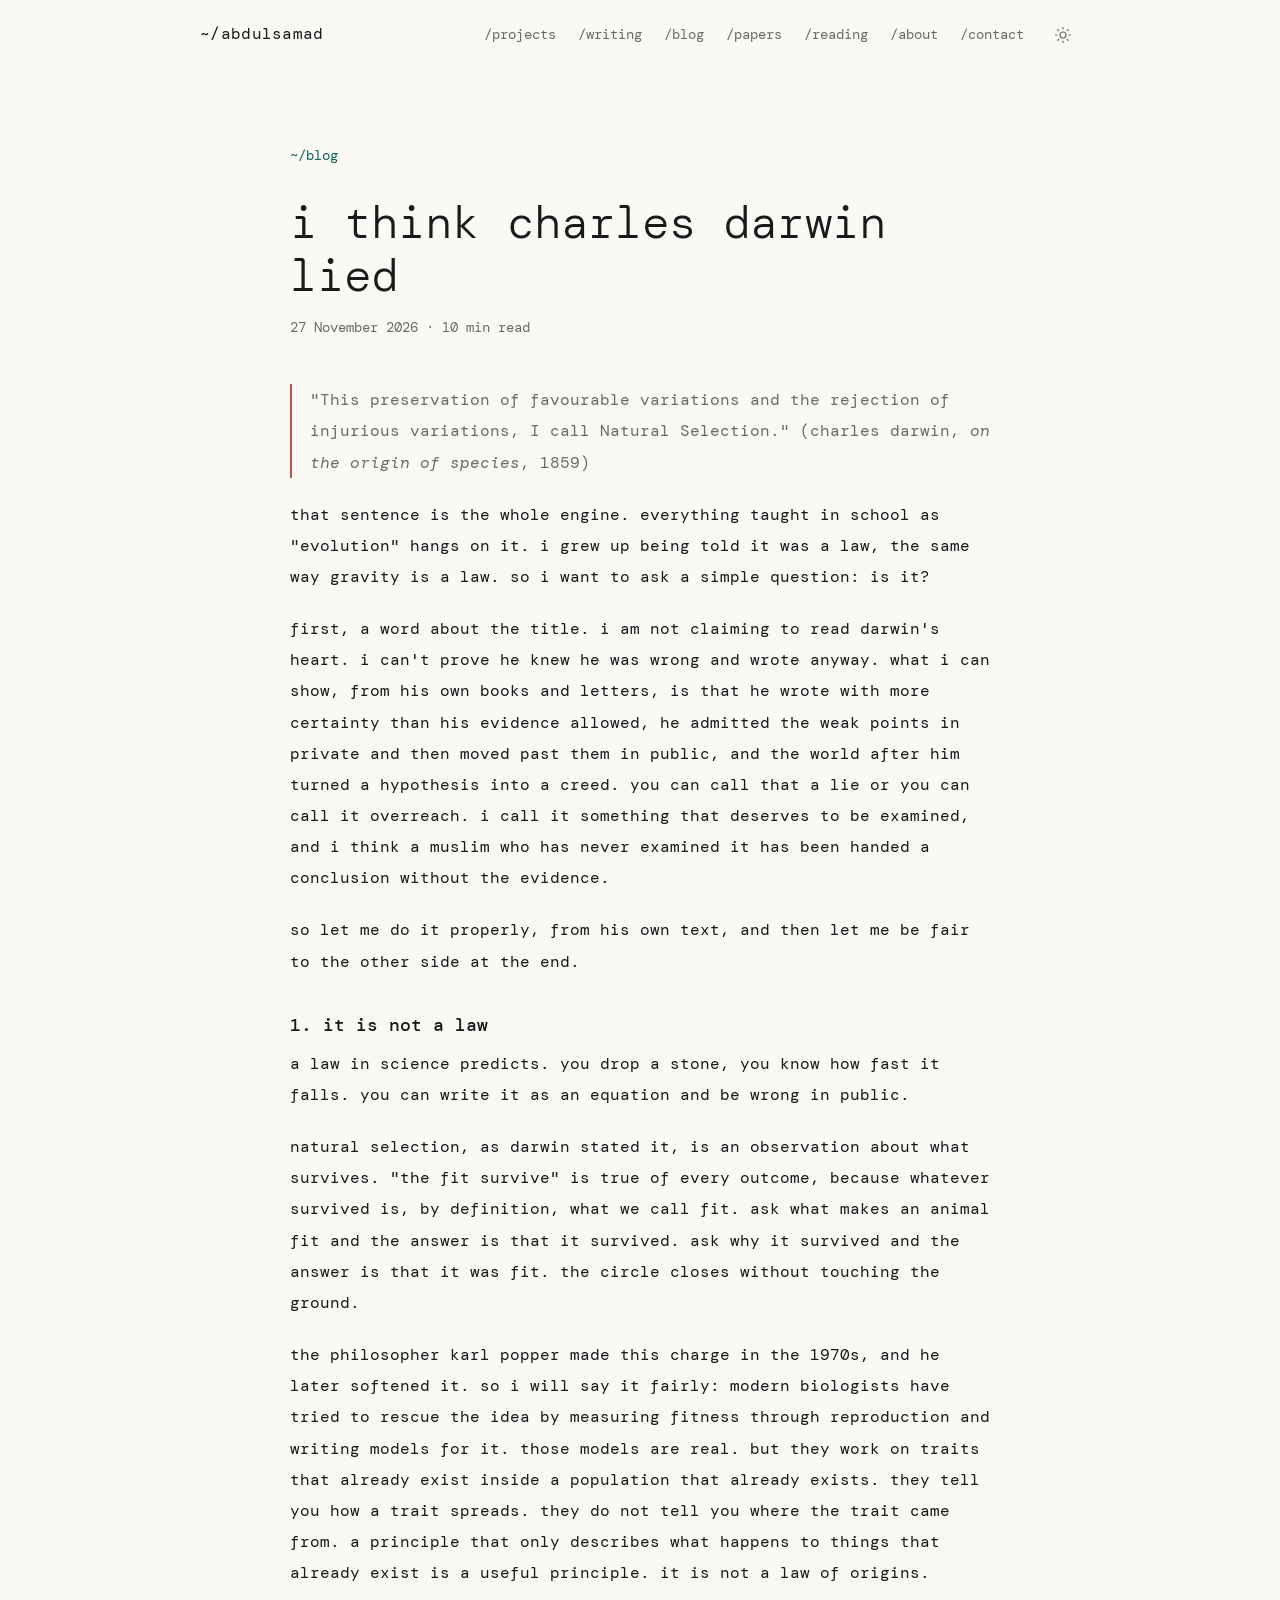
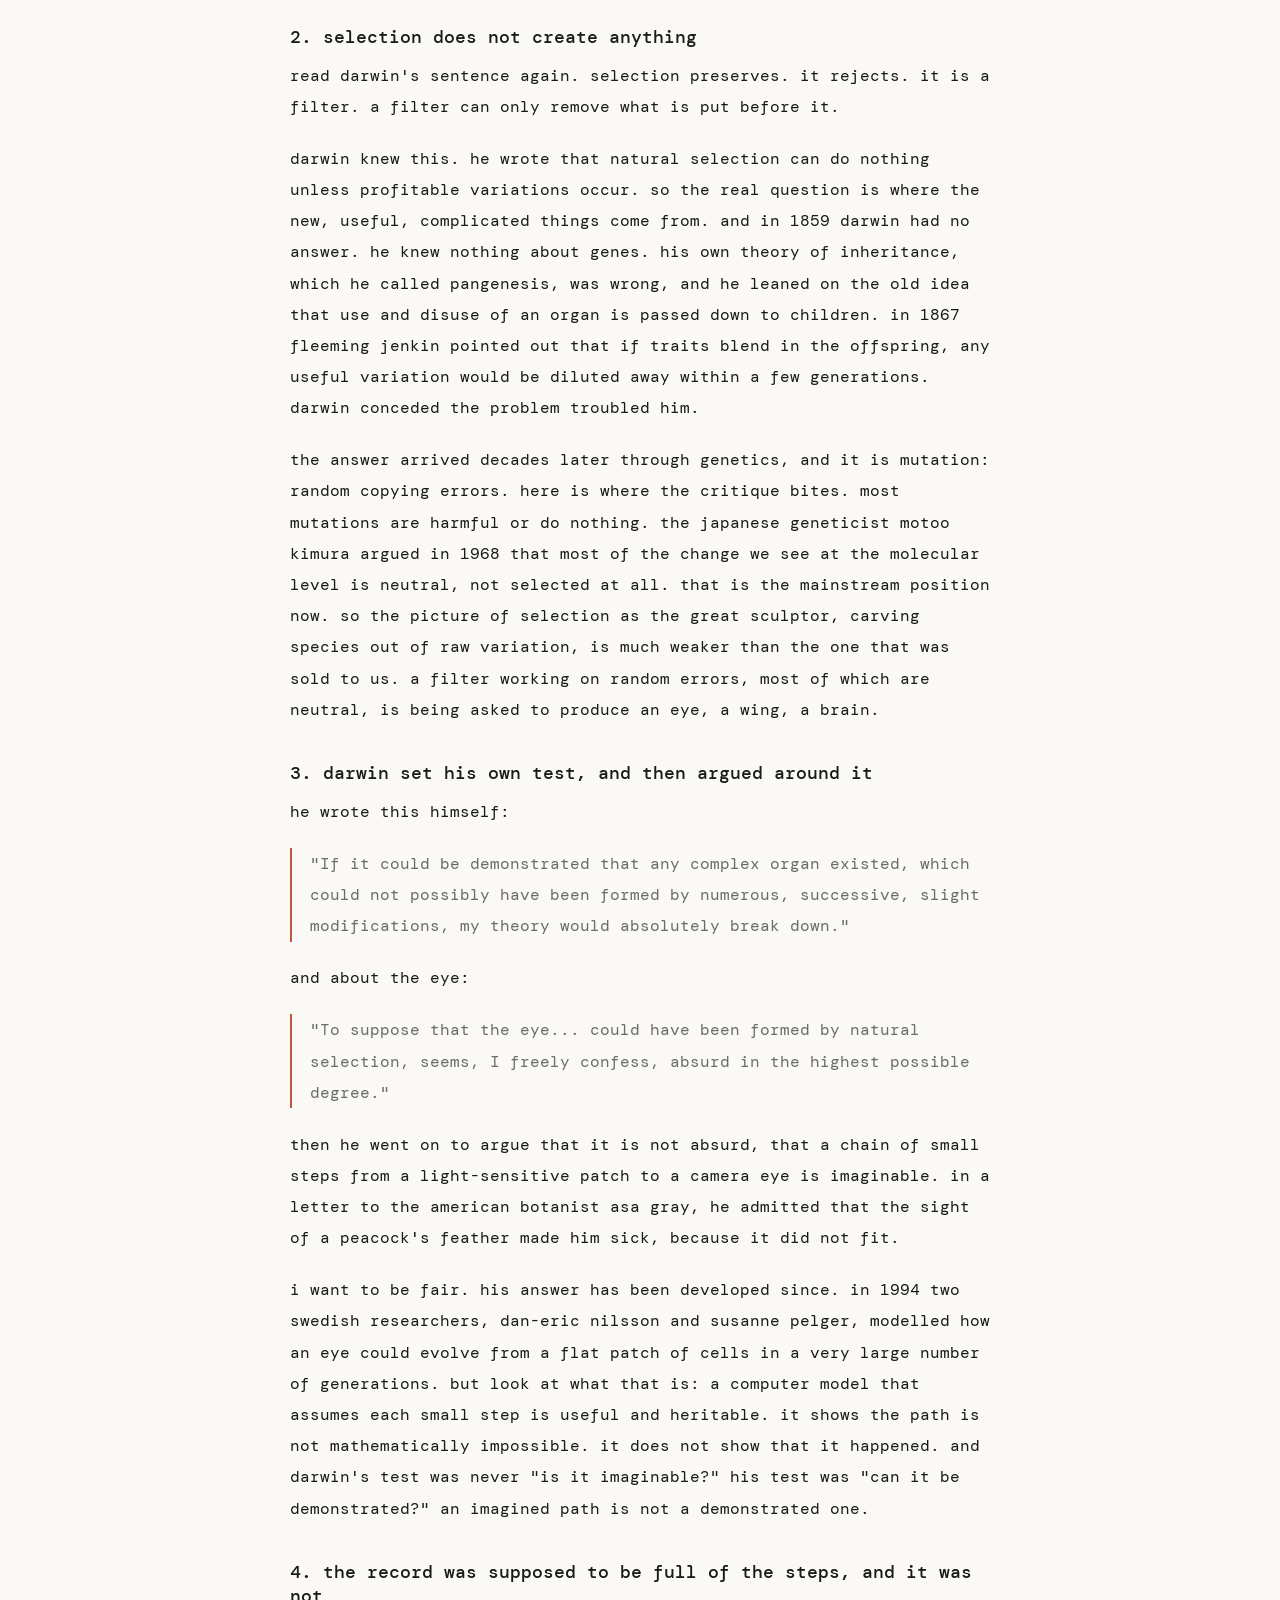
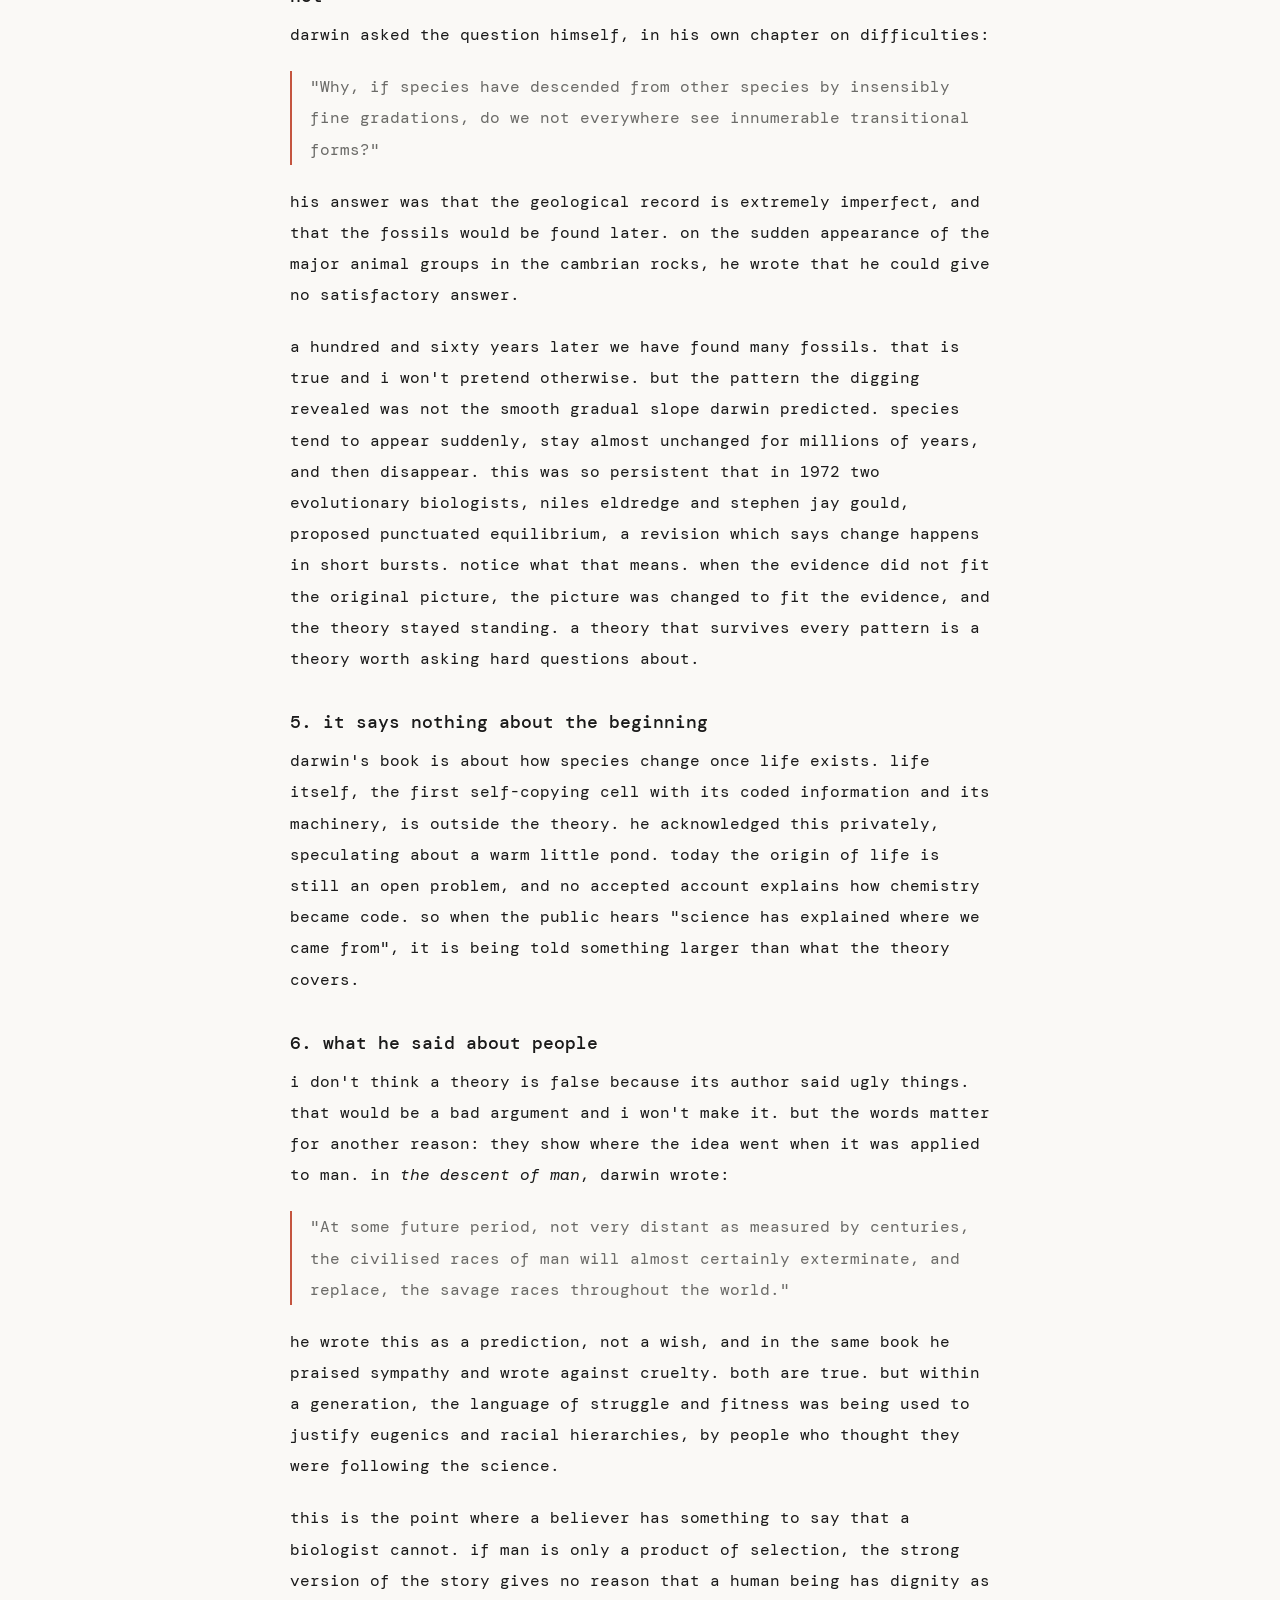
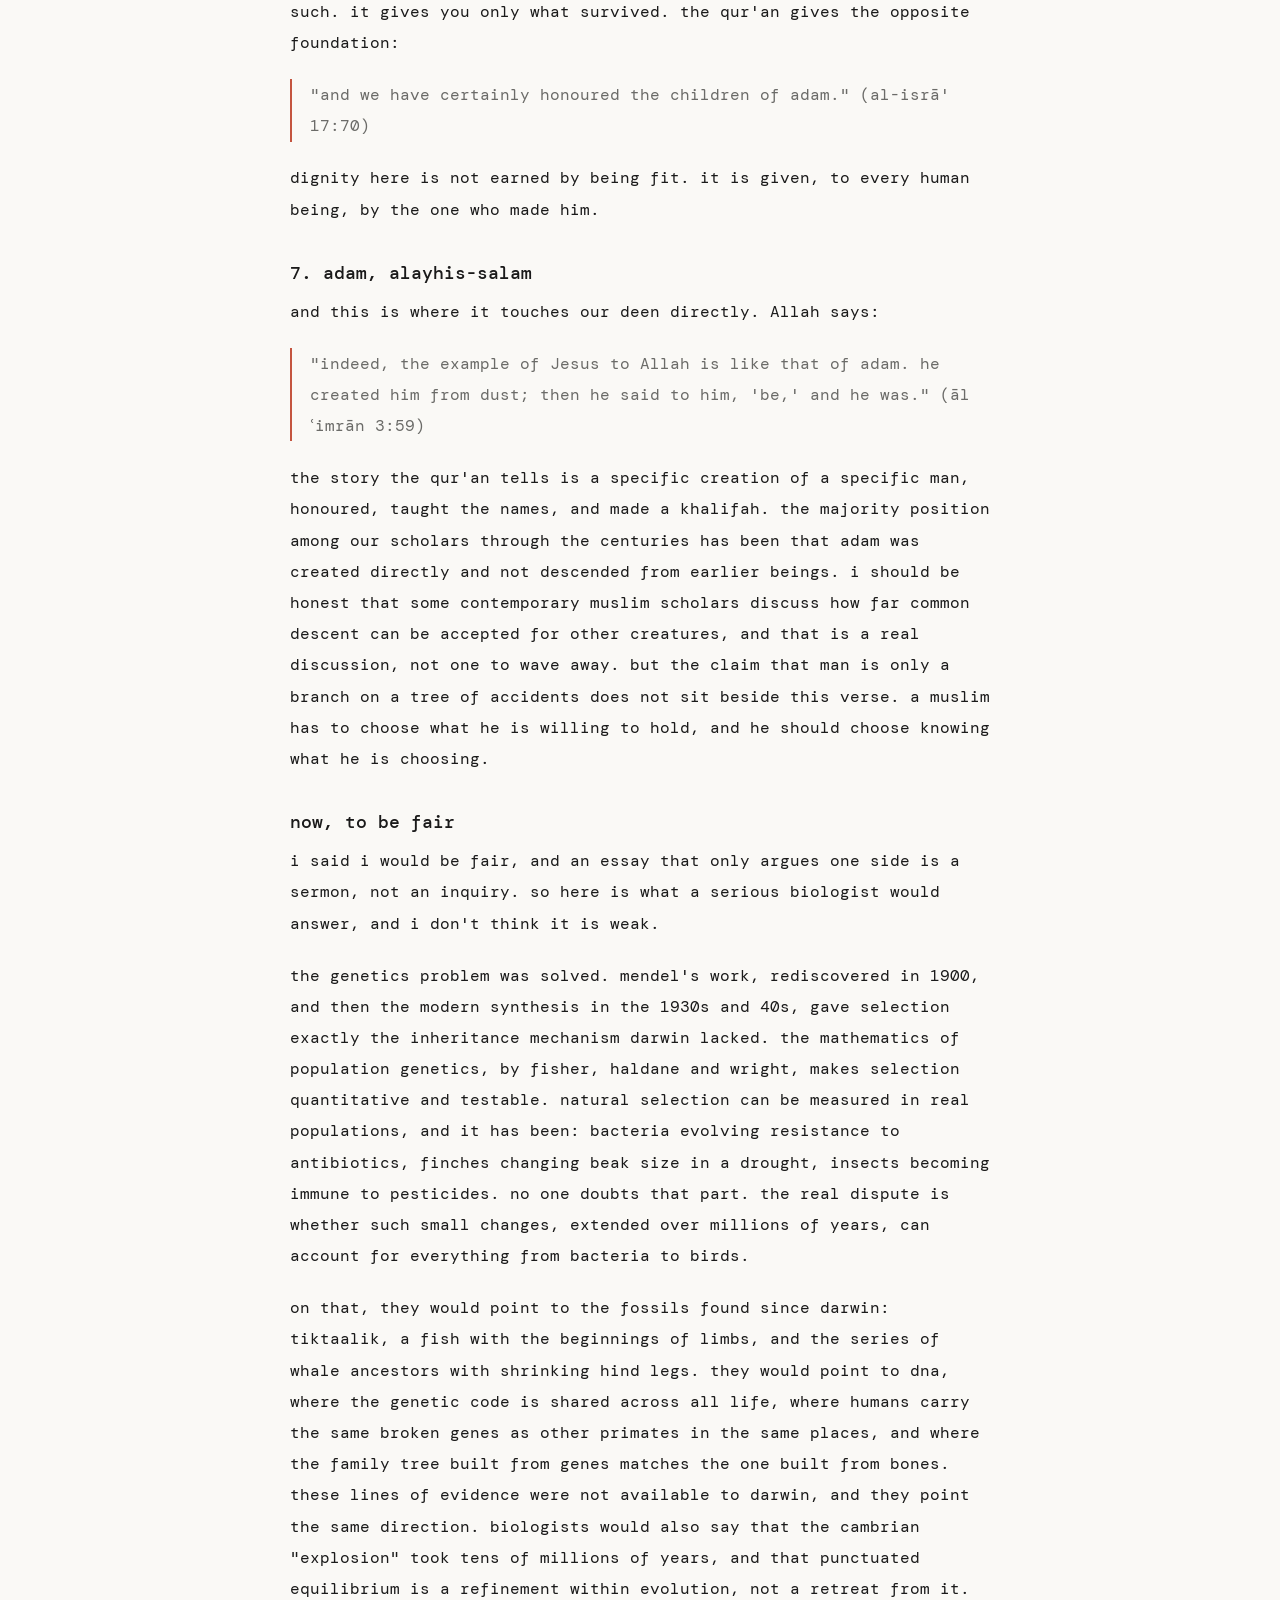
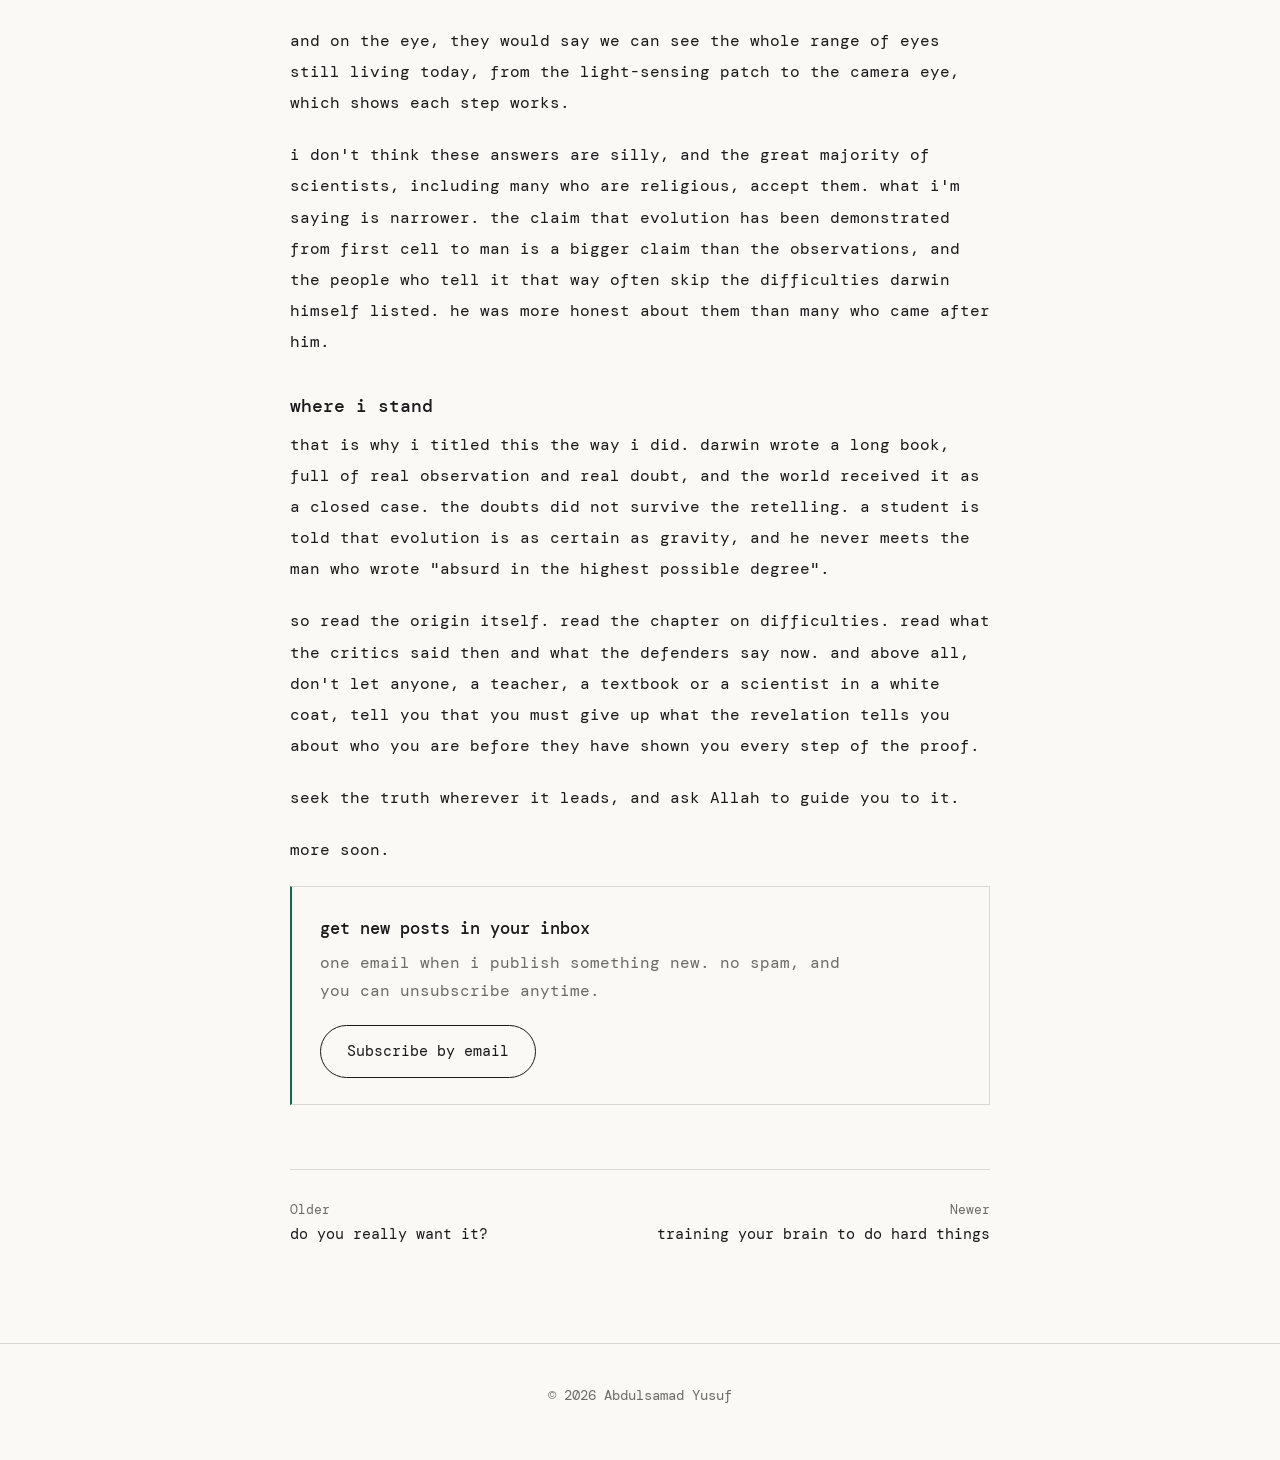
<file: blog/i-think-charles-darwin-lied.html>
<!DOCTYPE html>
<html lang="en">
<head>
  <meta charset="utf-8">
  <meta name="viewport" content="width=device-width, initial-scale=1">
  <title>i think charles darwin lied · Abdulsamad Yusuf</title>
  <meta name="description" content="a critique of the law of natural selection, from darwin's own words, and what a muslim should make of it.">
  <meta property="og:title" content="i think charles darwin lied · Abdulsamad Yusuf">
  <meta property="og:description" content="a critique of the law of natural selection, from darwin's own words, and what a muslim should make of it.">
  <meta property="og:type" content="article">
  <meta name="theme-color" content="#FAF9F6">
  <link rel="alternate" type="application/rss+xml" title="Abdulsamad Yusuf" href="../blog/feed.xml">
  <link rel="preconnect" href="https://fonts.googleapis.com">
  <link rel="preconnect" href="https://fonts.gstatic.com" crossorigin>
  <link href="https://fonts.googleapis.com/css2?family=DM+Mono:wght@300;400;500&display=swap" rel="stylesheet">
  <script>(function(){var d=document.documentElement;d.classList.add('js');var t=null;try{t=localStorage.getItem('theme')}catch(e){}if(!t)t=matchMedia('(prefers-color-scheme: dark)').matches?'dark':'light';d.setAttribute('data-theme',t);})();</script>
  <link rel="stylesheet" href="../style.css">
</head>
<body>
  <a class="skip" href="#main">Skip to content</a>
  <header class="nav" id="nav">
    <a class="brand" href="../index.html" aria-label="Home">~/abdulsamad</a>
    <div class="bar">
      <nav id="menu" aria-label="Primary">
        <a href="../index.html#projects">/projects</a>
        <a href="../index.html#writing">/writing</a>
        <a href="../blog/index.html">/blog</a>
        <a href="../index.html#papers">/papers</a>
        <a href="../index.html#reading">/reading</a>
        <a href="../index.html#about">/about</a>
        <a href="../index.html#contact">/contact</a>
      </nav>
      <button class="theme" id="theme" type="button" aria-label="Switch between light and dark theme">
        <svg class="i-sun" width="18" height="18" viewBox="0 0 24 24" fill="none" stroke="currentColor" stroke-width="1.6" stroke-linecap="round" aria-hidden="true"><circle cx="12" cy="12" r="4"/><path d="M12 2v2M12 20v2M4.9 4.9l1.4 1.4M17.7 17.7l1.4 1.4M2 12h2M20 12h2M4.9 19.1l1.4-1.4M17.7 6.3l1.4-1.4"/></svg>
        <svg class="i-moon" width="18" height="18" viewBox="0 0 24 24" fill="none" stroke="currentColor" stroke-width="1.6" stroke-linecap="round" stroke-linejoin="round" aria-hidden="true"><path d="M20 14.5A8 8 0 0 1 9.5 4a8 8 0 1 0 10.5 10.5z"/></svg>
      </button>
      <button class="burger" id="burger" type="button" aria-label="Open menu" aria-expanded="false" aria-controls="menu"><span></span><span></span><span></span></button>
    </div>
  </header>

  <main id="main">
    <article class="block blog-top">
      <div class="wrap post">
        <p class="crumb"><a href="index.html">~/blog</a></p>
        <h1 class="post-h">i think charles darwin lied</h1>
        <p class="meta">27 November 2026 · 10 min read</p>
        <div class="post-body">
<blockquote><p>&quot;This preservation of favourable variations and the rejection of injurious variations, I call Natural Selection.&quot; (charles darwin, <em>on the origin of species</em>, 1859)</p></blockquote>
<p>that sentence is the whole engine. everything taught in school as &quot;evolution&quot; hangs on it. i grew up being told it was a law, the same way gravity is a law. so i want to ask a simple question: is it?</p>
<p>first, a word about the title. i am not claiming to read darwin's heart. i can't prove he knew he was wrong and wrote anyway. what i can show, from his own books and letters, is that he wrote with more certainty than his evidence allowed, he admitted the weak points in private and then moved past them in public, and the world after him turned a hypothesis into a creed. you can call that a lie or you can call it overreach. i call it something that deserves to be examined, and i think a muslim who has never examined it has been handed a conclusion without the evidence.</p>
<p>so let me do it properly, from his own text, and then let me be fair to the other side at the end.</p>
<h3>1. it is not a law</h3>
<p>a law in science predicts. you drop a stone, you know how fast it falls. you can write it as an equation and be wrong in public.</p>
<p>natural selection, as darwin stated it, is an observation about what survives. &quot;the fit survive&quot; is true of every outcome, because whatever survived is, by definition, what we call fit. ask what makes an animal fit and the answer is that it survived. ask why it survived and the answer is that it was fit. the circle closes without touching the ground.</p>
<p>the philosopher karl popper made this charge in the 1970s, and he later softened it. so i will say it fairly: modern biologists have tried to rescue the idea by measuring fitness through reproduction and writing models for it. those models are real. but they work on traits that already exist inside a population that already exists. they tell you how a trait spreads. they do not tell you where the trait came from. a principle that only describes what happens to things that already exist is a useful principle. it is not a law of origins.</p>
<h3>2. selection does not create anything</h3>
<p>read darwin's sentence again. selection preserves. it rejects. it is a filter. a filter can only remove what is put before it.</p>
<p>darwin knew this. he wrote that natural selection can do nothing unless profitable variations occur. so the real question is where the new, useful, complicated things come from. and in 1859 darwin had no answer. he knew nothing about genes. his own theory of inheritance, which he called pangenesis, was wrong, and he leaned on the old idea that use and disuse of an organ is passed down to children. in 1867 fleeming jenkin pointed out that if traits blend in the offspring, any useful variation would be diluted away within a few generations. darwin conceded the problem troubled him.</p>
<p>the answer arrived decades later through genetics, and it is mutation: random copying errors. here is where the critique bites. most mutations are harmful or do nothing. the japanese geneticist motoo kimura argued in 1968 that most of the change we see at the molecular level is neutral, not selected at all. that is the mainstream position now. so the picture of selection as the great sculptor, carving species out of raw variation, is much weaker than the one that was sold to us. a filter working on random errors, most of which are neutral, is being asked to produce an eye, a wing, a brain.</p>
<h3>3. darwin set his own test, and then argued around it</h3>
<p>he wrote this himself:</p>
<blockquote><p>&quot;If it could be demonstrated that any complex organ existed, which could not possibly have been formed by numerous, successive, slight modifications, my theory would absolutely break down.&quot;</p></blockquote>
<p>and about the eye:</p>
<blockquote><p>&quot;To suppose that the eye... could have been formed by natural selection, seems, I freely confess, absurd in the highest possible degree.&quot;</p></blockquote>
<p>then he went on to argue that it is not absurd, that a chain of small steps from a light-sensitive patch to a camera eye is imaginable. in a letter to the american botanist asa gray, he admitted that the sight of a peacock's feather made him sick, because it did not fit.</p>
<p>i want to be fair. his answer has been developed since. in 1994 two swedish researchers, dan-eric nilsson and susanne pelger, modelled how an eye could evolve from a flat patch of cells in a very large number of generations. but look at what that is: a computer model that assumes each small step is useful and heritable. it shows the path is not mathematically impossible. it does not show that it happened. and darwin's test was never &quot;is it imaginable?&quot; his test was &quot;can it be demonstrated?&quot; an imagined path is not a demonstrated one.</p>
<h3>4. the record was supposed to be full of the steps, and it was not</h3>
<p>darwin asked the question himself, in his own chapter on difficulties:</p>
<blockquote><p>&quot;Why, if species have descended from other species by insensibly fine gradations, do we not everywhere see innumerable transitional forms?&quot;</p></blockquote>
<p>his answer was that the geological record is extremely imperfect, and that the fossils would be found later. on the sudden appearance of the major animal groups in the cambrian rocks, he wrote that he could give no satisfactory answer.</p>
<p>a hundred and sixty years later we have found many fossils. that is true and i won't pretend otherwise. but the pattern the digging revealed was not the smooth gradual slope darwin predicted. species tend to appear suddenly, stay almost unchanged for millions of years, and then disappear. this was so persistent that in 1972 two evolutionary biologists, niles eldredge and stephen jay gould, proposed punctuated equilibrium, a revision which says change happens in short bursts. notice what that means. when the evidence did not fit the original picture, the picture was changed to fit the evidence, and the theory stayed standing. a theory that survives every pattern is a theory worth asking hard questions about.</p>
<h3>5. it says nothing about the beginning</h3>
<p>darwin's book is about how species change once life exists. life itself, the first self-copying cell with its coded information and its machinery, is outside the theory. he acknowledged this privately, speculating about a warm little pond. today the origin of life is still an open problem, and no accepted account explains how chemistry became code. so when the public hears &quot;science has explained where we came from&quot;, it is being told something larger than what the theory covers.</p>
<h3>6. what he said about people</h3>
<p>i don't think a theory is false because its author said ugly things. that would be a bad argument and i won't make it. but the words matter for another reason: they show where the idea went when it was applied to man. in <em>the descent of man</em>, darwin wrote:</p>
<blockquote><p>&quot;At some future period, not very distant as measured by centuries, the civilised races of man will almost certainly exterminate, and replace, the savage races throughout the world.&quot;</p></blockquote>
<p>he wrote this as a prediction, not a wish, and in the same book he praised sympathy and wrote against cruelty. both are true. but within a generation, the language of struggle and fitness was being used to justify eugenics and racial hierarchies, by people who thought they were following the science.</p>
<p>this is the point where a believer has something to say that a biologist cannot. if man is only a product of selection, the strong version of the story gives no reason that a human being has dignity as such. it gives you only what survived. the qur'an gives the opposite foundation:</p>
<blockquote><p>&quot;and we have certainly honoured the children of adam.&quot; (al-isrā' 17:70)</p></blockquote>
<p>dignity here is not earned by being fit. it is given, to every human being, by the one who made him.</p>
<h3>7. adam, alayhis-salam</h3>
<p>and this is where it touches our deen directly. Allah says:</p>
<blockquote><p>&quot;indeed, the example of Jesus to Allah is like that of adam. he created him from dust; then he said to him, 'be,' and he was.&quot; (āl ʿimrān 3:59)</p></blockquote>
<p>the story the qur'an tells is a specific creation of a specific man, honoured, taught the names, and made a khalifah. the majority position among our scholars through the centuries has been that adam was created directly and not descended from earlier beings. i should be honest that some contemporary muslim scholars discuss how far common descent can be accepted for other creatures, and that is a real discussion, not one to wave away. but the claim that man is only a branch on a tree of accidents does not sit beside this verse. a muslim has to choose what he is willing to hold, and he should choose knowing what he is choosing.</p>
<h3>now, to be fair</h3>
<p>i said i would be fair, and an essay that only argues one side is a sermon, not an inquiry. so here is what a serious biologist would answer, and i don't think it is weak.</p>
<p>the genetics problem was solved. mendel's work, rediscovered in 1900, and then the modern synthesis in the 1930s and 40s, gave selection exactly the inheritance mechanism darwin lacked. the mathematics of population genetics, by fisher, haldane and wright, makes selection quantitative and testable. natural selection can be measured in real populations, and it has been: bacteria evolving resistance to antibiotics, finches changing beak size in a drought, insects becoming immune to pesticides. no one doubts that part. the real dispute is whether such small changes, extended over millions of years, can account for everything from bacteria to birds.</p>
<p>on that, they would point to the fossils found since darwin: tiktaalik, a fish with the beginnings of limbs, and the series of whale ancestors with shrinking hind legs. they would point to dna, where the genetic code is shared across all life, where humans carry the same broken genes as other primates in the same places, and where the family tree built from genes matches the one built from bones. these lines of evidence were not available to darwin, and they point the same direction. biologists would also say that the cambrian &quot;explosion&quot; took tens of millions of years, and that punctuated equilibrium is a refinement within evolution, not a retreat from it.</p>
<p>and on the eye, they would say we can see the whole range of eyes still living today, from the light-sensing patch to the camera eye, which shows each step works.</p>
<p>i don't think these answers are silly, and the great majority of scientists, including many who are religious, accept them. what i'm saying is narrower. the claim that evolution has been demonstrated from first cell to man is a bigger claim than the observations, and the people who tell it that way often skip the difficulties darwin himself listed. he was more honest about them than many who came after him.</p>
<h3>where i stand</h3>
<p>that is why i titled this the way i did. darwin wrote a long book, full of real observation and real doubt, and the world received it as a closed case. the doubts did not survive the retelling. a student is told that evolution is as certain as gravity, and he never meets the man who wrote &quot;absurd in the highest possible degree&quot;.</p>
<p>so read the origin itself. read the chapter on difficulties. read what the critics said then and what the defenders say now. and above all, don't let anyone, a teacher, a textbook or a scientist in a white coat, tell you that you must give up what the revelation tells you about who you are before they have shown you every step of the proof.</p>
<p>seek the truth wherever it leads, and ask Allah to guide you to it.</p>
<p>more soon.</p>
        </div>
        <aside class="sub" aria-label="Subscribe by email">
          <p class="sub-t">get new posts in your inbox</p>
          <p class="sub-d">one email when i publish something new. no spam, and you can unsubscribe anytime.</p>
          <a class="pill" href="https://kaatibyuusuf.substack.com/" target="_blank" rel="noopener">Subscribe by email</a>
        </aside>
        <nav class="post-nav" aria-label="More posts">
          <a href="do-you-really-want-it.html"><span class="muted">Older</span>do you really want it?</a>
          <a class="r" href="training-your-brain-to-do-hard-things.html"><span class="muted">Newer</span>training your brain to do hard things</a>
        </nav>
      </div>
    </article>
  </main>
  <footer class="foot"><div class="wrap">© 2026 Abdulsamad Yusuf</div></footer>
  <script src="../script.js"></script>
</body>
</html>
</file>
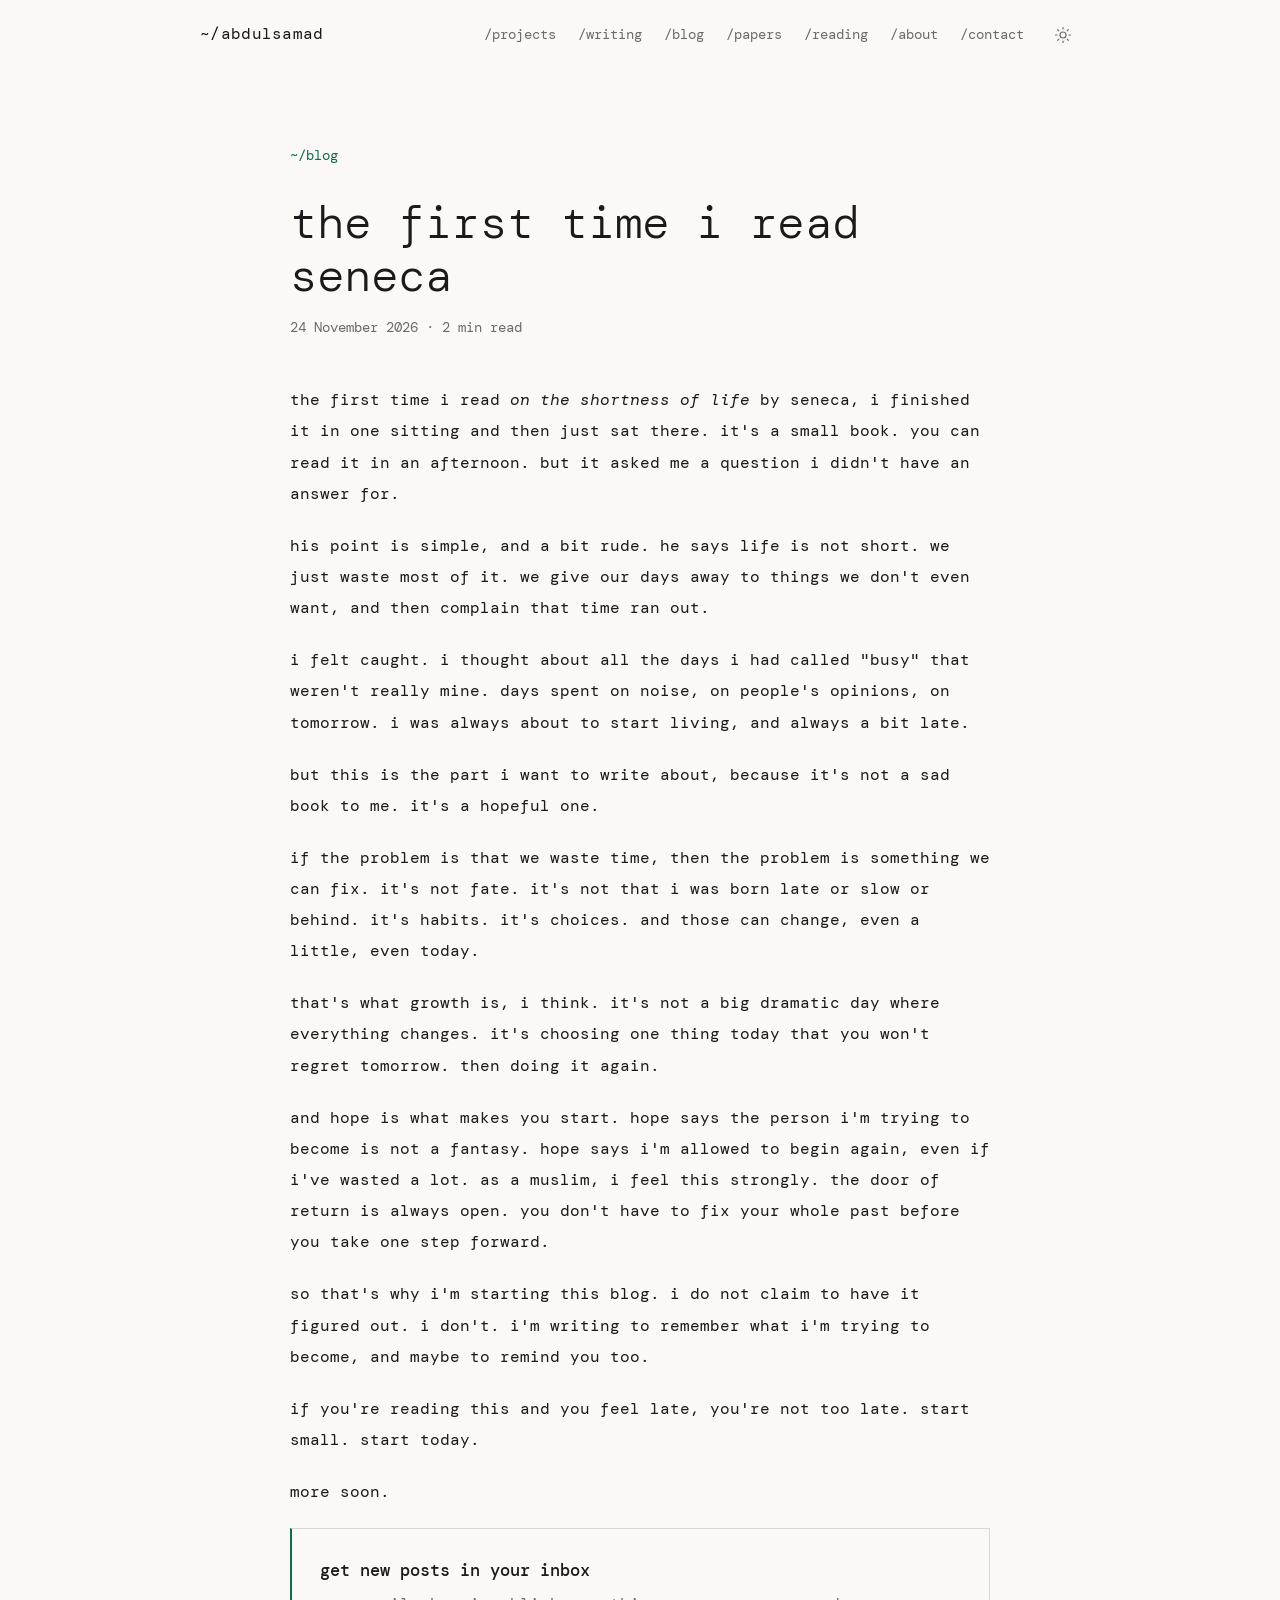
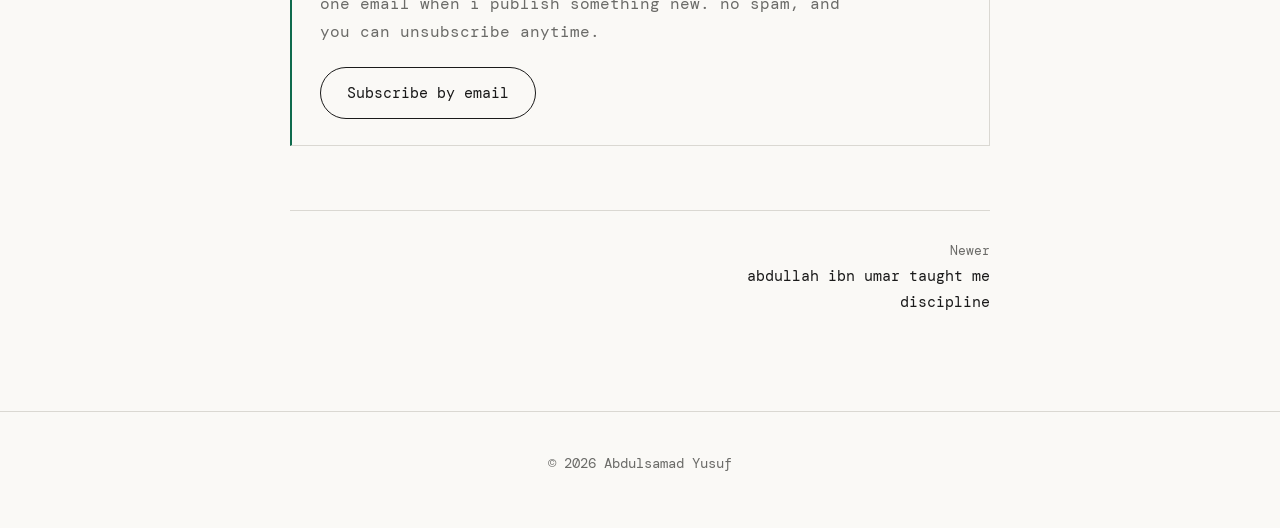
<file: blog/the-first-time-i-read-seneca.html>
<!DOCTYPE html>
<html lang="en">
<head>
  <meta charset="utf-8">
  <meta name="viewport" content="width=device-width, initial-scale=1">
  <title>the first time i read seneca · Abdulsamad Yusuf</title>
  <meta name="description" content="a small book asked me a question i couldn't answer, and left me with hope instead of guilt.">
  <meta property="og:title" content="the first time i read seneca · Abdulsamad Yusuf">
  <meta property="og:description" content="a small book asked me a question i couldn't answer, and left me with hope instead of guilt.">
  <meta property="og:type" content="article">
  <meta name="theme-color" content="#FAF9F6">
  <link rel="alternate" type="application/rss+xml" title="Abdulsamad Yusuf" href="../blog/feed.xml">
  <link rel="preconnect" href="https://fonts.googleapis.com">
  <link rel="preconnect" href="https://fonts.gstatic.com" crossorigin>
  <link href="https://fonts.googleapis.com/css2?family=DM+Mono:wght@300;400;500&display=swap" rel="stylesheet">
  <script>(function(){var d=document.documentElement;d.classList.add('js');var t=null;try{t=localStorage.getItem('theme')}catch(e){}if(!t)t=matchMedia('(prefers-color-scheme: dark)').matches?'dark':'light';d.setAttribute('data-theme',t);})();</script>
  <link rel="stylesheet" href="../style.css">
</head>
<body>
  <a class="skip" href="#main">Skip to content</a>
  <header class="nav" id="nav">
    <a class="brand" href="../index.html" aria-label="Home">~/abdulsamad</a>
    <div class="bar">
      <nav id="menu" aria-label="Primary">
        <a href="../index.html#projects">/projects</a>
        <a href="../index.html#writing">/writing</a>
        <a href="../blog/index.html">/blog</a>
        <a href="../index.html#papers">/papers</a>
        <a href="../index.html#reading">/reading</a>
        <a href="../index.html#about">/about</a>
        <a href="../index.html#contact">/contact</a>
      </nav>
      <button class="theme" id="theme" type="button" aria-label="Switch between light and dark theme">
        <svg class="i-sun" width="18" height="18" viewBox="0 0 24 24" fill="none" stroke="currentColor" stroke-width="1.6" stroke-linecap="round" aria-hidden="true"><circle cx="12" cy="12" r="4"/><path d="M12 2v2M12 20v2M4.9 4.9l1.4 1.4M17.7 17.7l1.4 1.4M2 12h2M20 12h2M4.9 19.1l1.4-1.4M17.7 6.3l1.4-1.4"/></svg>
        <svg class="i-moon" width="18" height="18" viewBox="0 0 24 24" fill="none" stroke="currentColor" stroke-width="1.6" stroke-linecap="round" stroke-linejoin="round" aria-hidden="true"><path d="M20 14.5A8 8 0 0 1 9.5 4a8 8 0 1 0 10.5 10.5z"/></svg>
      </button>
      <button class="burger" id="burger" type="button" aria-label="Open menu" aria-expanded="false" aria-controls="menu"><span></span><span></span><span></span></button>
    </div>
  </header>

  <main id="main">
    <article class="block blog-top">
      <div class="wrap post">
        <p class="crumb"><a href="index.html">~/blog</a></p>
        <h1 class="post-h">the first time i read seneca</h1>
        <p class="meta">24 November 2026 · 2 min read</p>
        <div class="post-body">
<p>the first time i read <em>on the shortness of life</em> by seneca, i finished it in one sitting and then just sat there. it's a small book. you can read it in an afternoon. but it asked me a question i didn't have an answer for.</p>
<p>his point is simple, and a bit rude. he says life is not short. we just waste most of it. we give our days away to things we don't even want, and then complain that time ran out.</p>
<p>i felt caught. i thought about all the days i had called &quot;busy&quot; that weren't really mine. days spent on noise, on people's opinions, on tomorrow. i was always about to start living, and always a bit late.</p>
<p>but this is the part i want to write about, because it's not a sad book to me. it's a hopeful one.</p>
<p>if the problem is that we waste time, then the problem is something we can fix. it's not fate. it's not that i was born late or slow or behind. it's habits. it's choices. and those can change, even a little, even today.</p>
<p>that's what growth is, i think. it's not a big dramatic day where everything changes. it's choosing one thing today that you won't regret tomorrow. then doing it again.</p>
<p>and hope is what makes you start. hope says the person i'm trying to become is not a fantasy. hope says i'm allowed to begin again, even if i've wasted a lot. as a muslim, i feel this strongly. the door of return is always open. you don't have to fix your whole past before you take one step forward.</p>
<p>so that's why i'm starting this blog. i do not claim to have it figured out. i don't. i'm writing to remember what i'm trying to become, and maybe to remind you too.</p>
<p>if you're reading this and you feel late, you're not too late. start small. start today.</p>
<p>more soon.</p>
        </div>
        <aside class="sub" aria-label="Subscribe by email">
          <p class="sub-t">get new posts in your inbox</p>
          <p class="sub-d">one email when i publish something new. no spam, and you can unsubscribe anytime.</p>
          <a class="pill" href="https://kaatibyuusuf.substack.com/" target="_blank" rel="noopener">Subscribe by email</a>
        </aside>
        <nav class="post-nav" aria-label="More posts">
          <span></span>
          <a class="r" href="abdullah-ibn-umar-taught-me-discipline.html"><span class="muted">Newer</span>abdullah ibn umar taught me discipline</a>
        </nav>
      </div>
    </article>
  </main>
  <footer class="foot"><div class="wrap">© 2026 Abdulsamad Yusuf</div></footer>
  <script src="../script.js"></script>
</body>
</html>
</file>
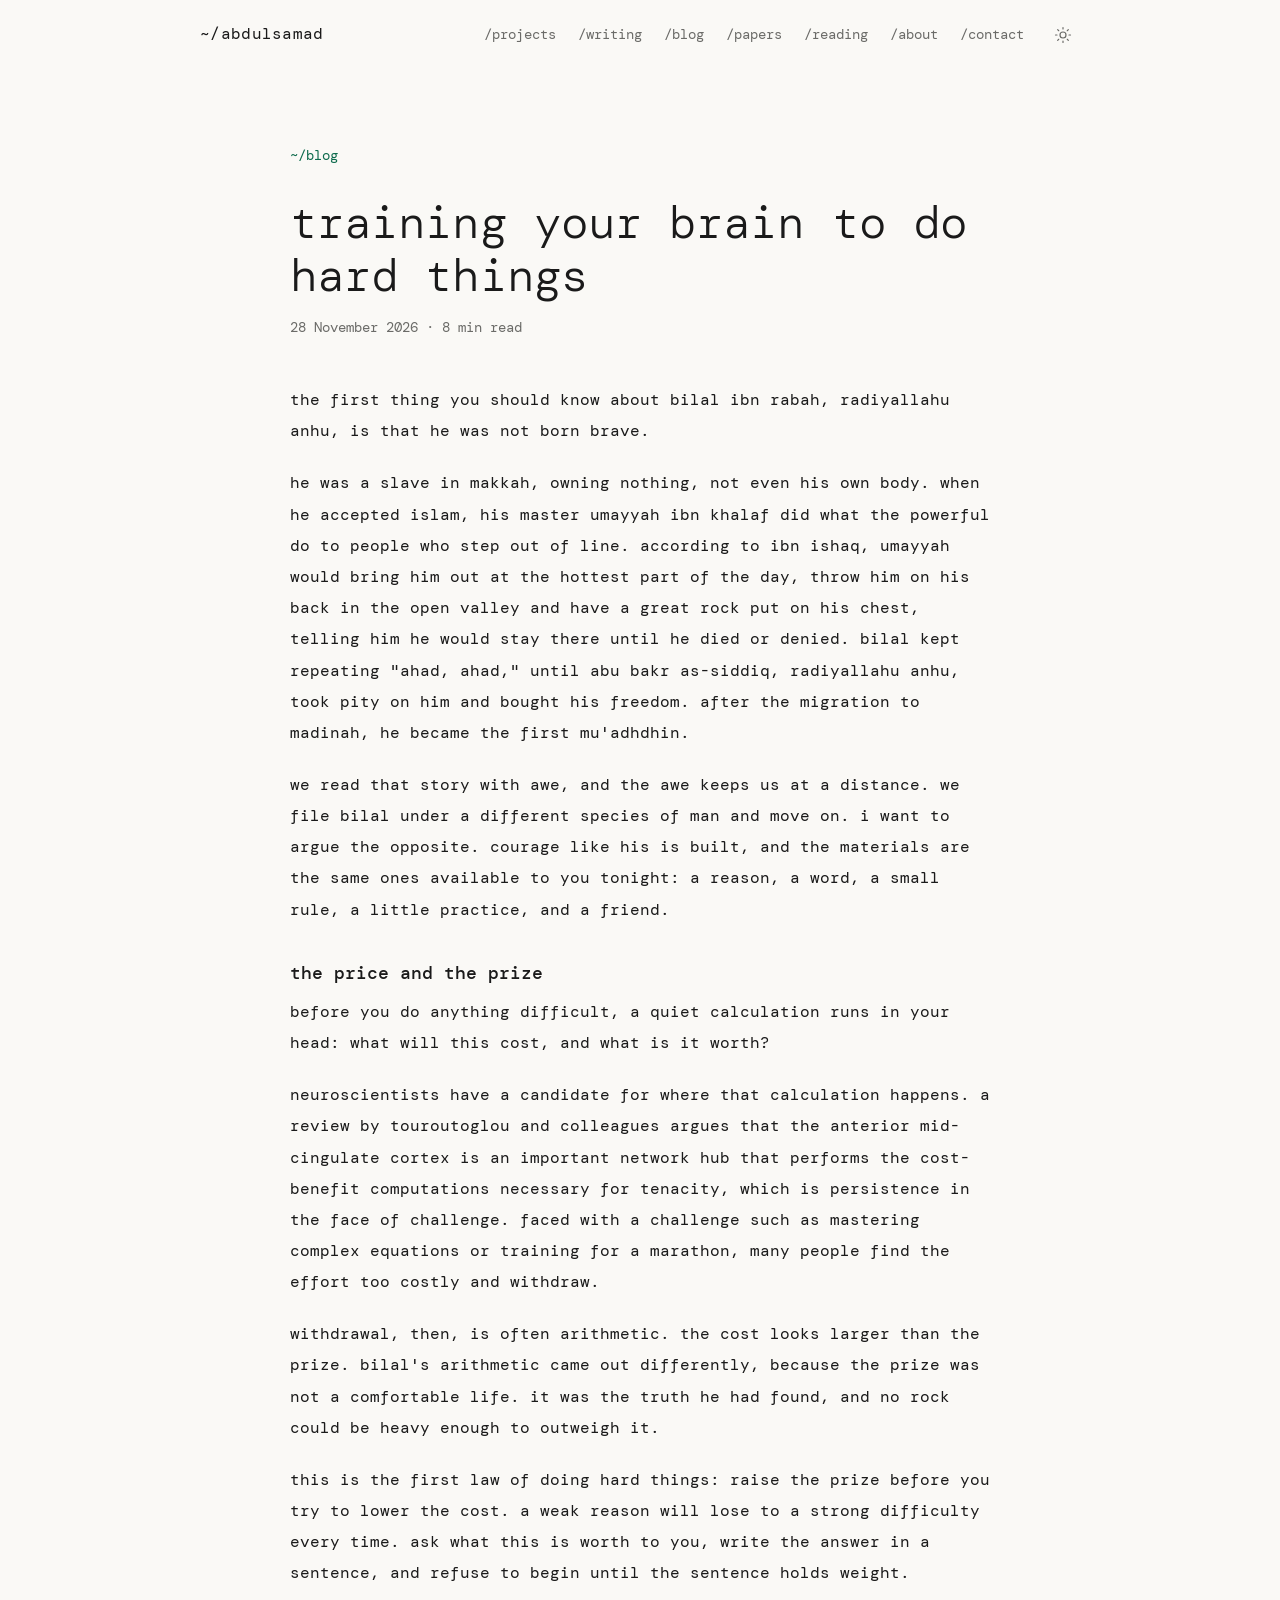
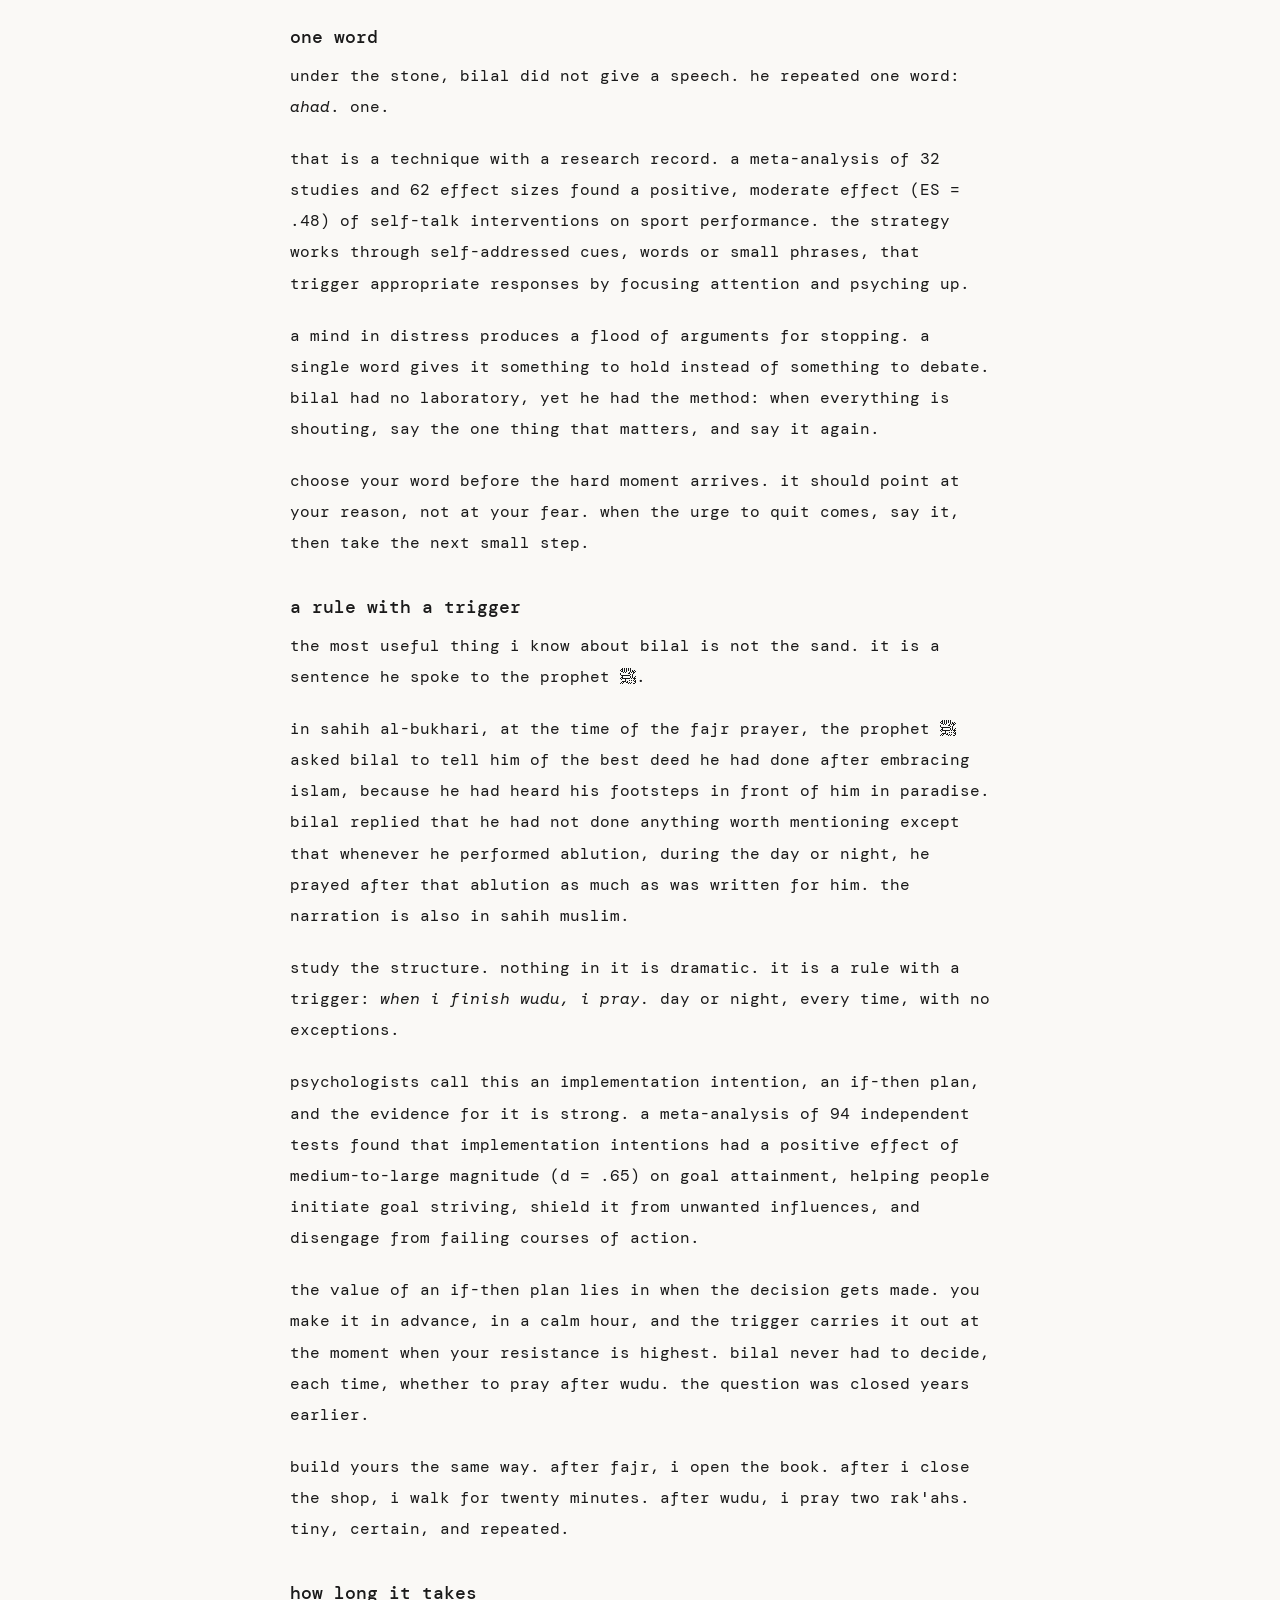
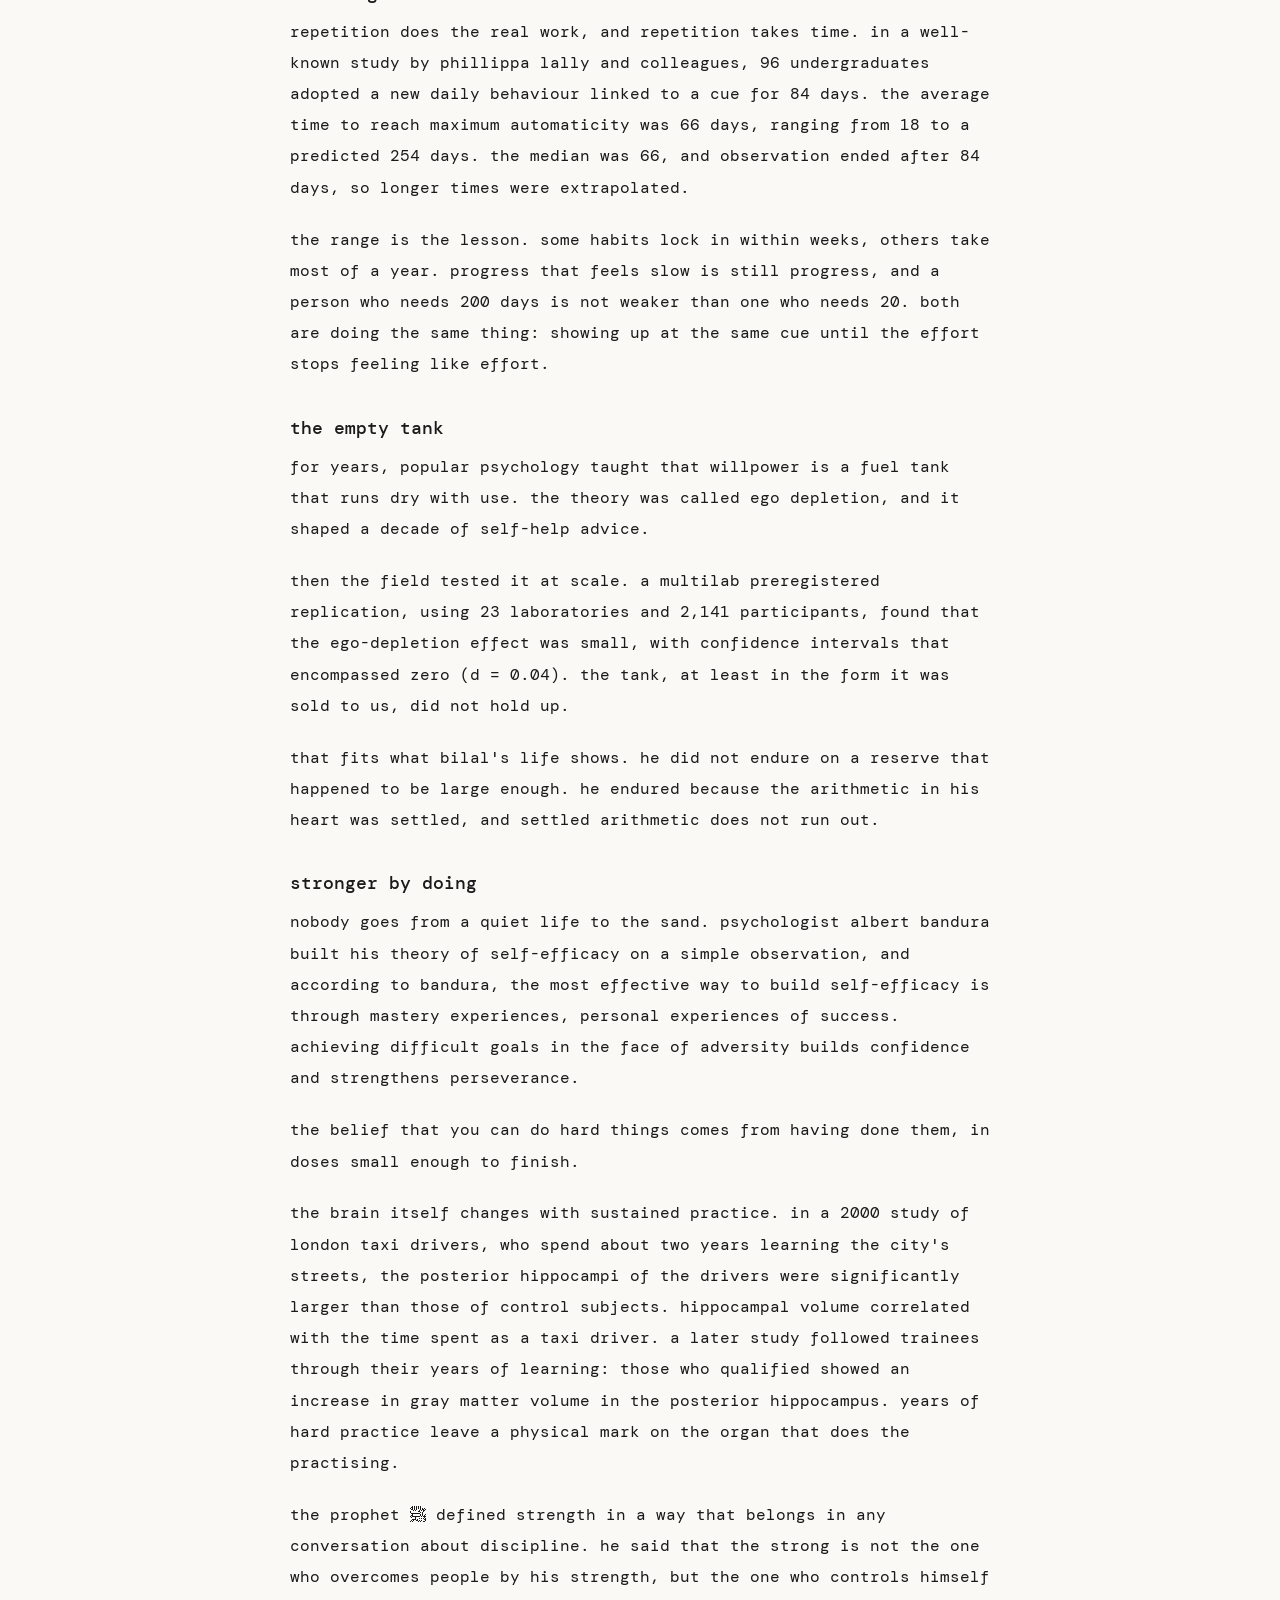
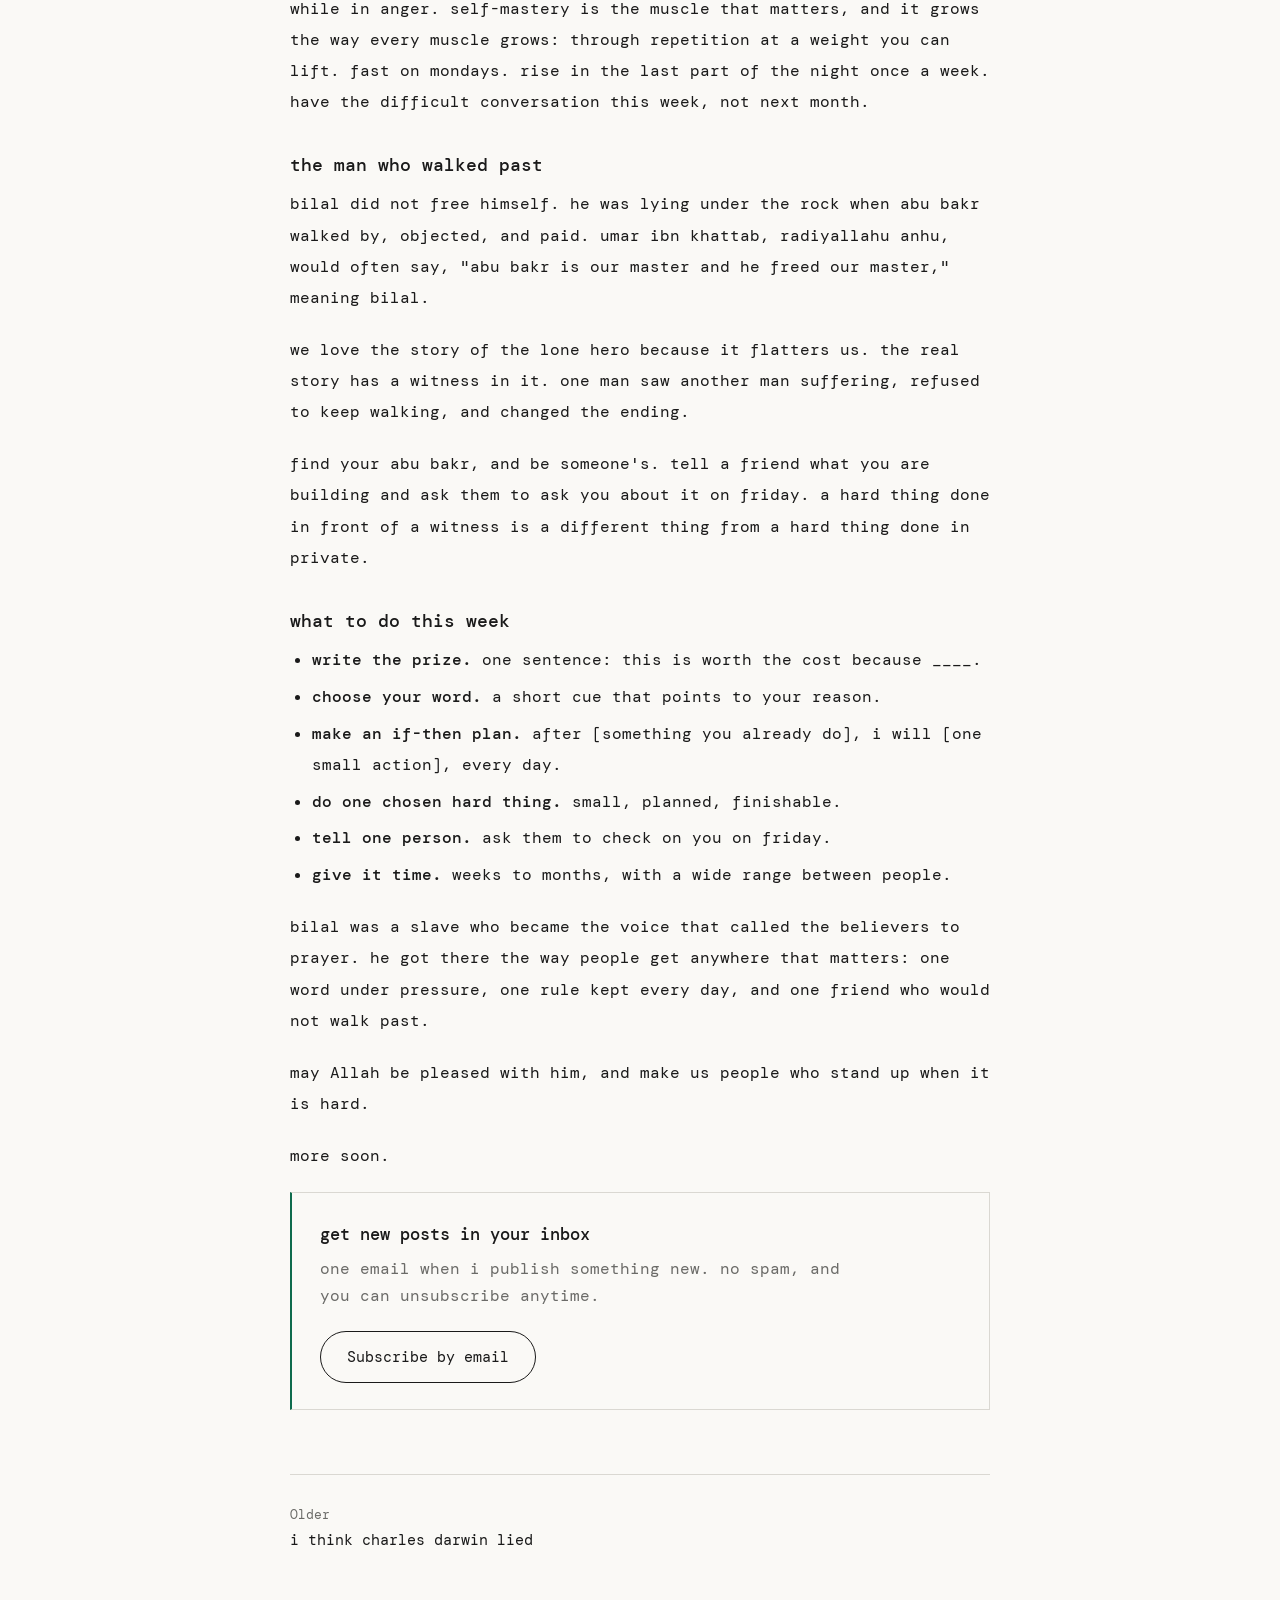
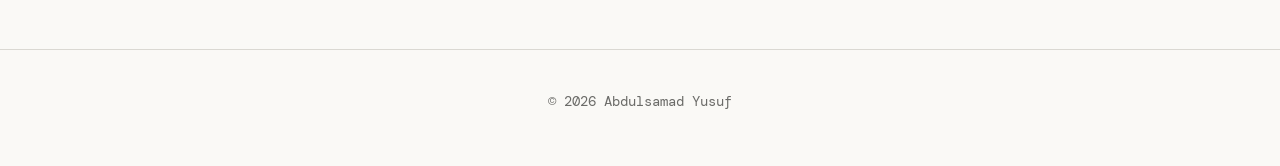
<file: blog/training-your-brain-to-do-hard-things.html>
<!DOCTYPE html>
<html lang="en">
<head>
  <meta charset="utf-8">
  <meta name="viewport" content="width=device-width, initial-scale=1">
  <title>training your brain to do hard things · Abdulsamad Yusuf</title>
  <meta name="description" content="what the life of bilal ibn rabah and the research on persistence teach about doing hard things.">
  <meta property="og:title" content="training your brain to do hard things · Abdulsamad Yusuf">
  <meta property="og:description" content="what the life of bilal ibn rabah and the research on persistence teach about doing hard things.">
  <meta property="og:type" content="article">
  <meta name="theme-color" content="#FAF9F6">
  <link rel="alternate" type="application/rss+xml" title="Abdulsamad Yusuf" href="../blog/feed.xml">
  <link rel="preconnect" href="https://fonts.googleapis.com">
  <link rel="preconnect" href="https://fonts.gstatic.com" crossorigin>
  <link href="https://fonts.googleapis.com/css2?family=DM+Mono:wght@300;400;500&display=swap" rel="stylesheet">
  <script>(function(){var d=document.documentElement;d.classList.add('js');var t=null;try{t=localStorage.getItem('theme')}catch(e){}if(!t)t=matchMedia('(prefers-color-scheme: dark)').matches?'dark':'light';d.setAttribute('data-theme',t);})();</script>
  <link rel="stylesheet" href="../style.css">
</head>
<body>
  <a class="skip" href="#main">Skip to content</a>
  <header class="nav" id="nav">
    <a class="brand" href="../index.html" aria-label="Home">~/abdulsamad</a>
    <div class="bar">
      <nav id="menu" aria-label="Primary">
        <a href="../index.html#projects">/projects</a>
        <a href="../index.html#writing">/writing</a>
        <a href="../blog/index.html">/blog</a>
        <a href="../index.html#papers">/papers</a>
        <a href="../index.html#reading">/reading</a>
        <a href="../index.html#about">/about</a>
        <a href="../index.html#contact">/contact</a>
      </nav>
      <button class="theme" id="theme" type="button" aria-label="Switch between light and dark theme">
        <svg class="i-sun" width="18" height="18" viewBox="0 0 24 24" fill="none" stroke="currentColor" stroke-width="1.6" stroke-linecap="round" aria-hidden="true"><circle cx="12" cy="12" r="4"/><path d="M12 2v2M12 20v2M4.9 4.9l1.4 1.4M17.7 17.7l1.4 1.4M2 12h2M20 12h2M4.9 19.1l1.4-1.4M17.7 6.3l1.4-1.4"/></svg>
        <svg class="i-moon" width="18" height="18" viewBox="0 0 24 24" fill="none" stroke="currentColor" stroke-width="1.6" stroke-linecap="round" stroke-linejoin="round" aria-hidden="true"><path d="M20 14.5A8 8 0 0 1 9.5 4a8 8 0 1 0 10.5 10.5z"/></svg>
      </button>
      <button class="burger" id="burger" type="button" aria-label="Open menu" aria-expanded="false" aria-controls="menu"><span></span><span></span><span></span></button>
    </div>
  </header>

  <main id="main">
    <article class="block blog-top">
      <div class="wrap post">
        <p class="crumb"><a href="index.html">~/blog</a></p>
        <h1 class="post-h">training your brain to do hard things</h1>
        <p class="meta">28 November 2026 · 8 min read</p>
        <div class="post-body">
<p>the first thing you should know about bilal ibn rabah, radiyallahu anhu, is that he was not born brave.</p>
<p>he was a slave in makkah, owning nothing, not even his own body. when he accepted islam, his master umayyah ibn khalaf did what the powerful do to people who step out of line. according to ibn ishaq, umayyah would bring him out at the hottest part of the day, throw him on his back in the open valley and have a great rock put on his chest, telling him he would stay there until he died or denied. bilal kept repeating &quot;ahad, ahad,&quot; until abu bakr as-siddiq, radiyallahu anhu, took pity on him and bought his freedom. after the migration to madinah, he became the first mu'adhdhin.</p>
<p>we read that story with awe, and the awe keeps us at a distance. we file bilal under a different species of man and move on. i want to argue the opposite. courage like his is built, and the materials are the same ones available to you tonight: a reason, a word, a small rule, a little practice, and a friend.</p>
<h3>the price and the prize</h3>
<p>before you do anything difficult, a quiet calculation runs in your head: what will this cost, and what is it worth?</p>
<p>neuroscientists have a candidate for where that calculation happens. a review by touroutoglou and colleagues argues that the anterior mid-cingulate cortex is an important network hub that performs the cost-benefit computations necessary for tenacity, which is persistence in the face of challenge. faced with a challenge such as mastering complex equations or training for a marathon, many people find the effort too costly and withdraw.</p>
<p>withdrawal, then, is often arithmetic. the cost looks larger than the prize. bilal's arithmetic came out differently, because the prize was not a comfortable life. it was the truth he had found, and no rock could be heavy enough to outweigh it.</p>
<p>this is the first law of doing hard things: raise the prize before you try to lower the cost. a weak reason will lose to a strong difficulty every time. ask what this is worth to you, write the answer in a sentence, and refuse to begin until the sentence holds weight.</p>
<h3>one word</h3>
<p>under the stone, bilal did not give a speech. he repeated one word: <em>ahad</em>. one.</p>
<p>that is a technique with a research record. a meta-analysis of 32 studies and 62 effect sizes found a positive, moderate effect (ES = .48) of self-talk interventions on sport performance. the strategy works through self-addressed cues, words or small phrases, that trigger appropriate responses by focusing attention and psyching up.</p>
<p>a mind in distress produces a flood of arguments for stopping. a single word gives it something to hold instead of something to debate. bilal had no laboratory, yet he had the method: when everything is shouting, say the one thing that matters, and say it again.</p>
<p>choose your word before the hard moment arrives. it should point at your reason, not at your fear. when the urge to quit comes, say it, then take the next small step.</p>
<h3>a rule with a trigger</h3>
<p>the most useful thing i know about bilal is not the sand. it is a sentence he spoke to the prophet ﷺ.</p>
<p>in sahih al-bukhari, at the time of the fajr prayer, the prophet ﷺ asked bilal to tell him of the best deed he had done after embracing islam, because he had heard his footsteps in front of him in paradise. bilal replied that he had not done anything worth mentioning except that whenever he performed ablution, during the day or night, he prayed after that ablution as much as was written for him. the narration is also in sahih muslim.</p>
<p>study the structure. nothing in it is dramatic. it is a rule with a trigger: <em>when i finish wudu, i pray.</em> day or night, every time, with no exceptions.</p>
<p>psychologists call this an implementation intention, an if-then plan, and the evidence for it is strong. a meta-analysis of 94 independent tests found that implementation intentions had a positive effect of medium-to-large magnitude (d = .65) on goal attainment, helping people initiate goal striving, shield it from unwanted influences, and disengage from failing courses of action.</p>
<p>the value of an if-then plan lies in when the decision gets made. you make it in advance, in a calm hour, and the trigger carries it out at the moment when your resistance is highest. bilal never had to decide, each time, whether to pray after wudu. the question was closed years earlier.</p>
<p>build yours the same way. after fajr, i open the book. after i close the shop, i walk for twenty minutes. after wudu, i pray two rak'ahs. tiny, certain, and repeated.</p>
<h3>how long it takes</h3>
<p>repetition does the real work, and repetition takes time. in a well-known study by phillippa lally and colleagues, 96 undergraduates adopted a new daily behaviour linked to a cue for 84 days. the average time to reach maximum automaticity was 66 days, ranging from 18 to a predicted 254 days. the median was 66, and observation ended after 84 days, so longer times were extrapolated.</p>
<p>the range is the lesson. some habits lock in within weeks, others take most of a year. progress that feels slow is still progress, and a person who needs 200 days is not weaker than one who needs 20. both are doing the same thing: showing up at the same cue until the effort stops feeling like effort.</p>
<h3>the empty tank</h3>
<p>for years, popular psychology taught that willpower is a fuel tank that runs dry with use. the theory was called ego depletion, and it shaped a decade of self-help advice.</p>
<p>then the field tested it at scale. a multilab preregistered replication, using 23 laboratories and 2,141 participants, found that the ego-depletion effect was small, with confidence intervals that encompassed zero (d = 0.04). the tank, at least in the form it was sold to us, did not hold up.</p>
<p>that fits what bilal's life shows. he did not endure on a reserve that happened to be large enough. he endured because the arithmetic in his heart was settled, and settled arithmetic does not run out.</p>
<h3>stronger by doing</h3>
<p>nobody goes from a quiet life to the sand. psychologist albert bandura built his theory of self-efficacy on a simple observation, and according to bandura, the most effective way to build self-efficacy is through mastery experiences, personal experiences of success. achieving difficult goals in the face of adversity builds confidence and strengthens perseverance.</p>
<p>the belief that you can do hard things comes from having done them, in doses small enough to finish.</p>
<p>the brain itself changes with sustained practice. in a 2000 study of london taxi drivers, who spend about two years learning the city's streets, the posterior hippocampi of the drivers were significantly larger than those of control subjects. hippocampal volume correlated with the time spent as a taxi driver. a later study followed trainees through their years of learning: those who qualified showed an increase in gray matter volume in the posterior hippocampus. years of hard practice leave a physical mark on the organ that does the practising.</p>
<p>the prophet ﷺ defined strength in a way that belongs in any conversation about discipline. he said that the strong is not the one who overcomes people by his strength, but the one who controls himself while in anger. self-mastery is the muscle that matters, and it grows the way every muscle grows: through repetition at a weight you can lift. fast on mondays. rise in the last part of the night once a week. have the difficult conversation this week, not next month.</p>
<h3>the man who walked past</h3>
<p>bilal did not free himself. he was lying under the rock when abu bakr walked by, objected, and paid. umar ibn khattab, radiyallahu anhu, would often say, &quot;abu bakr is our master and he freed our master,&quot; meaning bilal.</p>
<p>we love the story of the lone hero because it flatters us. the real story has a witness in it. one man saw another man suffering, refused to keep walking, and changed the ending.</p>
<p>find your abu bakr, and be someone's. tell a friend what you are building and ask them to ask you about it on friday. a hard thing done in front of a witness is a different thing from a hard thing done in private.</p>
<h3>what to do this week</h3>
<ul><li><strong>write the prize.</strong> one sentence: this is worth the cost because ____.</li><li><strong>choose your word.</strong> a short cue that points to your reason.</li><li><strong>make an if-then plan.</strong> after [something you already do], i will [one small action], every day.</li><li><strong>do one chosen hard thing.</strong> small, planned, finishable.</li><li><strong>tell one person.</strong> ask them to check on you on friday.</li><li><strong>give it time.</strong> weeks to months, with a wide range between people.</li></ul>
<p>bilal was a slave who became the voice that called the believers to prayer. he got there the way people get anywhere that matters: one word under pressure, one rule kept every day, and one friend who would not walk past.</p>
<p>may Allah be pleased with him, and make us people who stand up when it is hard.</p>
<p>more soon.</p>
        </div>
        <aside class="sub" aria-label="Subscribe by email">
          <p class="sub-t">get new posts in your inbox</p>
          <p class="sub-d">one email when i publish something new. no spam, and you can unsubscribe anytime.</p>
          <a class="pill" href="https://kaatibyuusuf.substack.com/" target="_blank" rel="noopener">Subscribe by email</a>
        </aside>
        <nav class="post-nav" aria-label="More posts">
          <a href="i-think-charles-darwin-lied.html"><span class="muted">Older</span>i think charles darwin lied</a>
          <span></span>
        </nav>
      </div>
    </article>
  </main>
  <footer class="foot"><div class="wrap">© 2026 Abdulsamad Yusuf</div></footer>
  <script src="../script.js"></script>
</body>
</html>
</file>
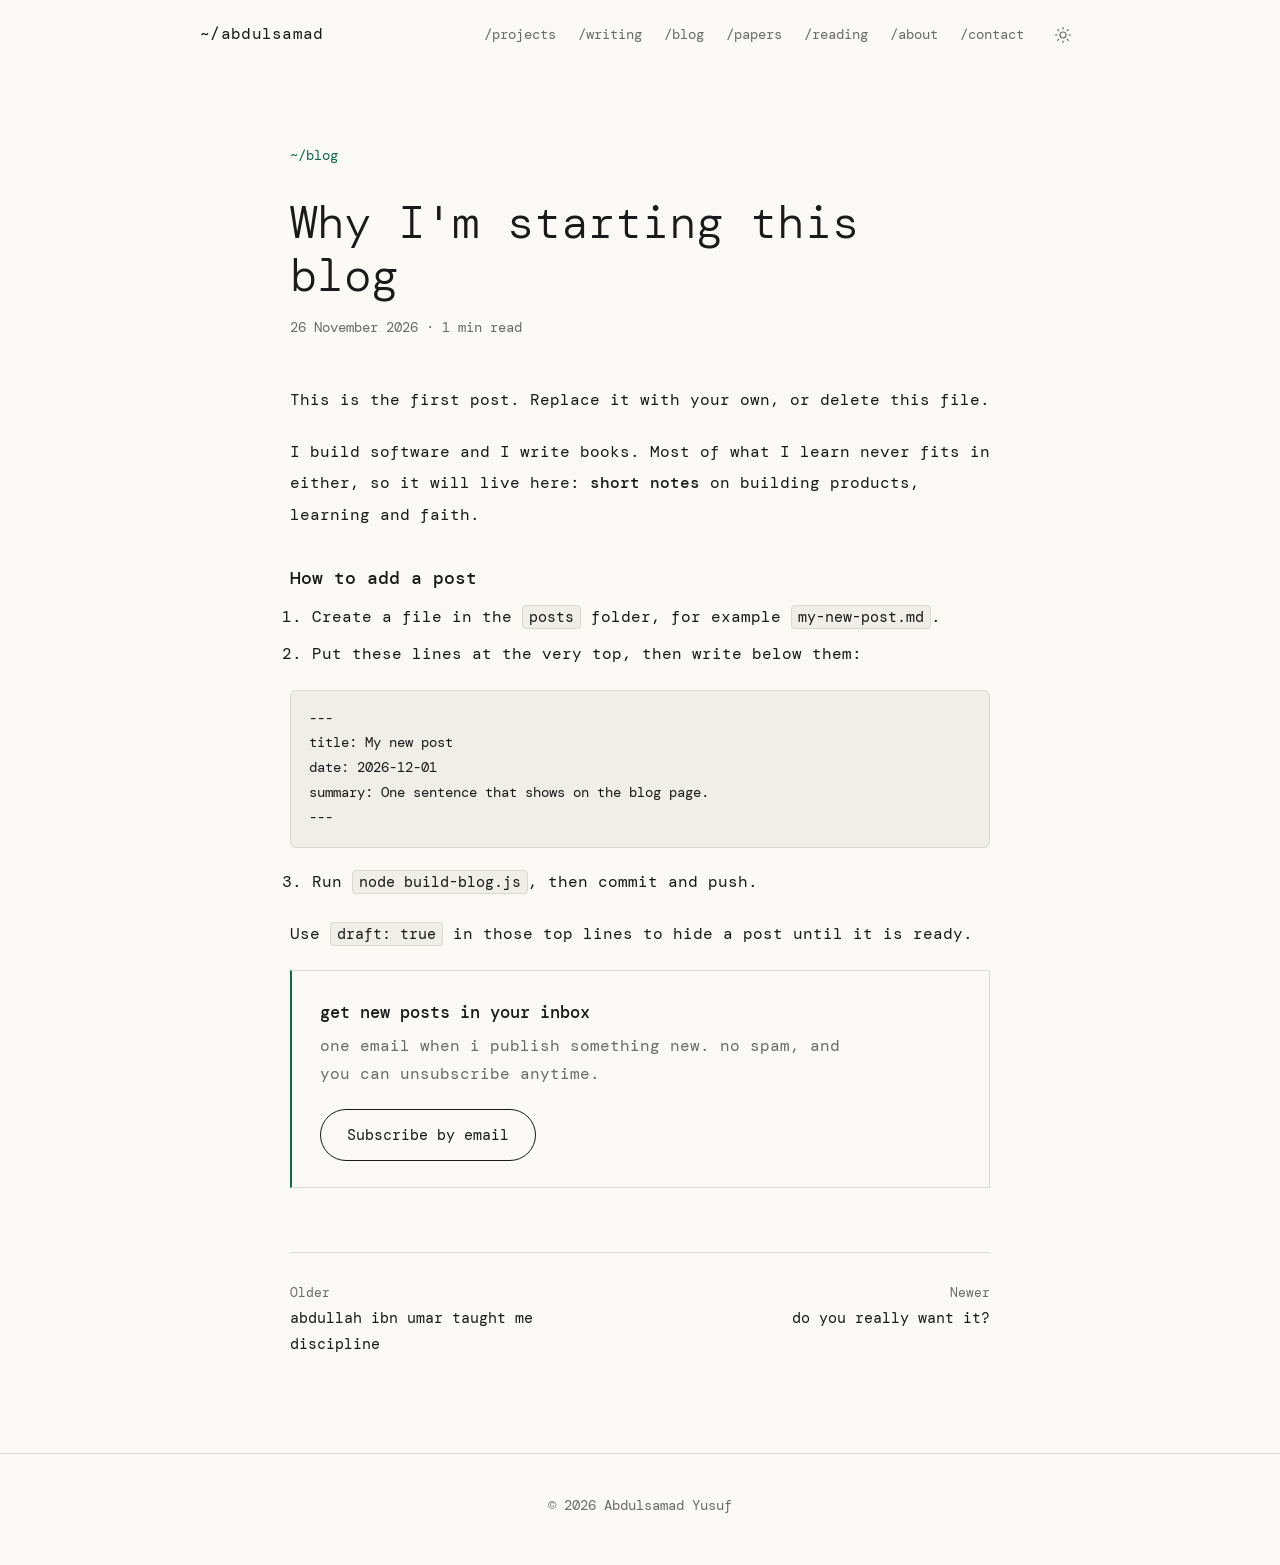
<file: blog/why-i-am-starting-this-blog.html>
<!DOCTYPE html>
<html lang="en">
<head>
  <meta charset="utf-8">
  <meta name="viewport" content="width=device-width, initial-scale=1">
  <title>Why I'm starting this blog · Abdulsamad Yusuf</title>
  <meta name="description" content="A short note on what I plan to write here, and how this site's blog works.">
  <meta property="og:title" content="Why I'm starting this blog · Abdulsamad Yusuf">
  <meta property="og:description" content="A short note on what I plan to write here, and how this site's blog works.">
  <meta property="og:type" content="article">
  <meta name="theme-color" content="#FAF9F6">
  <link rel="alternate" type="application/rss+xml" title="Abdulsamad Yusuf" href="../blog/feed.xml">
  <link rel="preconnect" href="https://fonts.googleapis.com">
  <link rel="preconnect" href="https://fonts.gstatic.com" crossorigin>
  <link href="https://fonts.googleapis.com/css2?family=DM+Mono:wght@300;400;500&display=swap" rel="stylesheet">
  <script>(function(){var d=document.documentElement;d.classList.add('js');var t=null;try{t=localStorage.getItem('theme')}catch(e){}if(!t)t=matchMedia('(prefers-color-scheme: dark)').matches?'dark':'light';d.setAttribute('data-theme',t);})();</script>
  <link rel="stylesheet" href="../style.css">
</head>
<body>
  <a class="skip" href="#main">Skip to content</a>
  <header class="nav" id="nav">
    <a class="brand" href="../index.html" aria-label="Home">~/abdulsamad</a>
    <div class="bar">
      <nav id="menu" aria-label="Primary">
        <a href="../index.html#projects">/projects</a>
        <a href="../index.html#writing">/writing</a>
        <a href="../blog/index.html">/blog</a>
        <a href="../index.html#papers">/papers</a>
        <a href="../index.html#reading">/reading</a>
        <a href="../index.html#about">/about</a>
        <a href="../index.html#contact">/contact</a>
      </nav>
      <button class="theme" id="theme" type="button" aria-label="Switch between light and dark theme">
        <svg class="i-sun" width="18" height="18" viewBox="0 0 24 24" fill="none" stroke="currentColor" stroke-width="1.6" stroke-linecap="round" aria-hidden="true"><circle cx="12" cy="12" r="4"/><path d="M12 2v2M12 20v2M4.9 4.9l1.4 1.4M17.7 17.7l1.4 1.4M2 12h2M20 12h2M4.9 19.1l1.4-1.4M17.7 6.3l1.4-1.4"/></svg>
        <svg class="i-moon" width="18" height="18" viewBox="0 0 24 24" fill="none" stroke="currentColor" stroke-width="1.6" stroke-linecap="round" stroke-linejoin="round" aria-hidden="true"><path d="M20 14.5A8 8 0 0 1 9.5 4a8 8 0 1 0 10.5 10.5z"/></svg>
      </button>
      <button class="burger" id="burger" type="button" aria-label="Open menu" aria-expanded="false" aria-controls="menu"><span></span><span></span><span></span></button>
    </div>
  </header>

  <main id="main">
    <article class="block blog-top">
      <div class="wrap post">
        <p class="crumb"><a href="index.html">~/blog</a></p>
        <h1 class="post-h">Why I'm starting this blog</h1>
        <p class="meta">26 November 2026 · 1 min read</p>
        <div class="post-body">
<p>This is the first post. Replace it with your own, or delete this file.</p>
<p>I build software and I write books. Most of what I learn never fits in either, so it will live here: <strong>short notes</strong> on building products, learning and faith.</p>
<h3>How to add a post</h3>
<ol><li>Create a file in the <code>posts</code> folder, for example <code>my-new-post.md</code>.</li><li>Put these lines at the very top, then write below them:</li></ol>
<pre><code>---
title: My new post
date: 2026-12-01
summary: One sentence that shows on the blog page.
---</code></pre>
<ol start="3"><li>Run <code>node build-blog.js</code>, then commit and push.</li></ol>
<p>Use <code>draft: true</code> in those top lines to hide a post until it is ready.</p>
        </div>
        <aside class="sub" aria-label="Subscribe by email">
          <p class="sub-t">get new posts in your inbox</p>
          <p class="sub-d">one email when i publish something new. no spam, and you can unsubscribe anytime.</p>
          <a class="pill" href="https://kaatibyuusuf.substack.com/" target="_blank" rel="noopener">Subscribe by email</a>
        </aside>
        <nav class="post-nav" aria-label="More posts">
          <a href="abdullah-ibn-umar-taught-me-discipline.html"><span class="muted">Older</span>abdullah ibn umar taught me discipline</a>
          <a class="r" href="do-you-really-want-it.html"><span class="muted">Newer</span>do you really want it?</a>
        </nav>
      </div>
    </article>
  </main>
  <footer class="foot"><div class="wrap">© 2026 Abdulsamad Yusuf</div></footer>
  <script src="../script.js"></script>
</body>
</html>
</file>
<file: style.css>
:root {
  --bg: #FAF9F6;
  --ink: #1A1A1A;
  --muted: #6B6B68;
  --line: #DAD8D2;
  --rule: #C4553F;
  --accent: #0E6B4D;
  --hover: #F0EEE9;
  --mono: "DM Mono", ui-monospace, SFMono-Regular, Menlo, Consolas, monospace;
  --wrap: 880px;
  color-scheme: light;
}
[data-theme="dark"] {
  --bg: #0A0A0A;
  --ink: #F0F0EE;
  --muted: #9A9A96;
  --line: #2A2A28;
  --rule: #B5584A;
  --accent: #6DBF9D;
  --hover: #141414;
  color-scheme: dark;
}

*, *::before, *::after { box-sizing: border-box; }
html { scroll-behavior: smooth; scroll-padding-top: 72px; }
body {
  margin: 0; background: var(--bg); color: var(--ink);
  font-family: var(--mono); font-weight: 400; font-size: 15.5px; line-height: 1.8;
  -webkit-font-smoothing: antialiased;
}
a { color: inherit; }
strong { font-weight: 500; color: var(--ink); }
:focus-visible { outline: 2px solid var(--accent); outline-offset: 3px; border-radius: 2px; }

.wrap { width: min(var(--wrap), 100% - 48px); margin-inline: auto; }

.skip { position: absolute; left: 16px; top: -48px; z-index: 100; background: var(--ink); color: var(--bg); padding: 8px 14px; text-decoration: none; }
.skip:focus { top: 12px; }

/* nav */
.nav {
  position: sticky; top: 0; z-index: 20;
  display: flex; align-items: center; justify-content: space-between; gap: 16px;
  padding: 18px max(24px, calc((100% - var(--wrap)) / 2));
  background: var(--bg); border-bottom: 1px solid transparent;
}
.brand { text-decoration: none; letter-spacing: .02em; }
.bar { display: flex; align-items: center; gap: 22px; }
.bar nav { display: flex; align-items: center; gap: 22px; font-size: 14px; }
.bar nav a { text-decoration: none; color: var(--muted); }
.bar nav a:hover { color: var(--ink); }
.theme {
  display: grid; place-items: center; width: 34px; height: 34px;
  background: none; border: 0; color: var(--muted); cursor: pointer; border-radius: 50%;
}
.theme:hover { color: var(--ink); background: var(--hover); }
.i-moon { display: none; }
[data-theme="dark"] .i-sun { display: none; }
[data-theme="dark"] .i-moon { display: block; }
.burger { display: none; width: 40px; height: 40px; background: none; border: 0; cursor: pointer; padding: 0; position: relative; }
.burger span { position: absolute; left: 8px; right: 8px; height: 2px; background: var(--ink); transition: transform .2s, opacity .2s; }
.burger span:nth-child(1) { top: 13px; }
.burger span:nth-child(2) { top: 19px; }
.burger span:nth-child(3) { top: 25px; }
.nav.open .burger span:nth-child(1) { transform: translateY(6px) rotate(45deg); }
.nav.open .burger span:nth-child(2) { opacity: 0; }
.nav.open .burger span:nth-child(3) { transform: translateY(-6px) rotate(-45deg); }

/* hero */
.hero {
  position: relative; overflow: hidden;
  min-height: calc(100svh - 70px);
  display: flex; align-items: center; padding: 72px 0 110px;
}
.hero .wrap { position: relative; z-index: 1; }
.notebook {
  position: absolute; inset: 0; background: var(--line); opacity: .75;
  -webkit-mask: url("data:image/svg+xml,%3Csvg xmlns='http://www.w3.org/2000/svg' width='44' height='44'%3E%3Crect y='43' width='44' height='1'/%3E%3C/svg%3E");
          mask: url("data:image/svg+xml,%3Csvg xmlns='http://www.w3.org/2000/svg' width='44' height='44'%3E%3Crect y='43' width='44' height='1'/%3E%3C/svg%3E");
}
.hero::before {
  content: ""; position: absolute; top: 0; bottom: 0;
  left: max(16px, calc((100% - var(--wrap)) / 2 - 28px));
  width: 1px; background: var(--rule); opacity: .6; z-index: 1;
}
h1 {
  margin: 0 0 30px; font-weight: 300; font-size: clamp(36px, 6.6vw, 66px);
  line-height: 1.1; letter-spacing: -.02em; max-width: 20ch;
}
.lede { margin: 0 0 44px; max-width: 64ch; font-size: 17px; line-height: 1.9; color: var(--muted); }
.lede strong { font-weight: 500; }

.actions { display: flex; flex-wrap: wrap; gap: 12px; margin: 0; }
.pill {
  display: inline-block; padding: 14px 30px;
  border: 1px solid var(--ink); border-radius: 999px;
  text-decoration: none; font-size: 14.5px; background: transparent;
  transition: background .15s, color .15s;
}
.pill:hover { background: var(--ink); color: var(--bg); }

/* blocks */
.block { padding: 96px 0; border-top: 1px solid var(--line); }
.label { margin: 0 0 36px; font-size: 14px; font-weight: 400; color: var(--accent); letter-spacing: .02em; }
.stack-label { margin-top: 72px; }
.big { margin: 0 0 24px; font-weight: 300; font-size: clamp(32px, 5.4vw, 48px); line-height: 1.15; letter-spacing: -.02em; }
.prose { max-width: 66ch; }
.prose p { margin: 0 0 1.1em; }
.prose p:last-child { margin-bottom: 0; }
p.prose { margin: 0 0 32px; color: var(--muted); }
.prose a { color: var(--ink); text-decoration-color: var(--accent); text-underline-offset: 4px; text-decoration-thickness: 2px; }
.prose em { font-style: italic; }

.rows { list-style: none; margin: 0; padding: 0; }
.rows li { border-top: 1px solid var(--line); }
.rows li:last-child { border-bottom: 1px solid var(--line); }
.row { display: block; padding: 26px 12px; margin: 0 -12px; text-decoration: none; transition: background .15s; }
a.row:hover { background: var(--hover); }
.row-title { display: block; font-size: 18px; font-weight: 500; margin-bottom: 6px; }
a.row .row-title { text-decoration: underline; text-decoration-color: var(--line); text-underline-offset: 5px; }
a.row:hover .row-title { text-decoration-color: var(--accent); }
.row-desc { display: block; max-width: 66ch; color: var(--muted); }
.row-tags { display: block; margin-top: 10px; font-size: 13px; color: var(--muted); }

.books { list-style: none; margin: 0 0 36px; padding: 0; max-width: 66ch; }
.books li { padding: 12px 0; border-top: 1px solid var(--line); }
.books li:last-child { border-bottom: 1px solid var(--line); }

.stack { list-style: none; margin: 0; padding: 0; display: flex; flex-wrap: wrap; gap: 10px; }
.stack li { padding: 5px 14px; border: 1px solid var(--line); border-radius: 999px; font-size: 13.5px; }

/* blog */
.sub { margin: 48px 0 0; padding: 26px 28px; border: 1px solid var(--line); border-left: 2px solid var(--accent); }
.sub-t { margin: 0 0 6px; font-size: 17px; font-weight: 500; }
.sub-d { margin: 0 0 20px; color: var(--muted); max-width: 52ch; }
.sub .pill { padding: 12px 26px; }
.blog-top .sub { margin: 0 0 40px; }
.blog-top { border-top: 0; padding-top: 72px; }
.page-h { margin: 0 0 16px; font-weight: 300; font-size: clamp(32px, 5.4vw, 48px); line-height: 1.15; letter-spacing: -.02em; color: var(--accent); }
.post { max-width: 700px; }
.crumb { margin: 0 0 28px; font-size: 14px; }
.crumb a { color: var(--accent); text-decoration: none; }
.crumb a:hover { text-decoration: underline; text-underline-offset: 4px; }
.post-h { margin: 0 0 14px; font-weight: 300; font-size: clamp(30px, 5vw, 46px); line-height: 1.15; letter-spacing: -.02em; max-width: none; }
.meta { margin: 0 0 44px; font-size: 13.5px; color: var(--muted); }
.muted { color: var(--muted); }
.post-body { font-size: 16px; line-height: 1.95; }
.post-body > :first-child { margin-top: 0; }
.post-body p, .post-body ul, .post-body ol, .post-body pre, .post-body blockquote { margin: 0 0 1.3em; }
.post-body h2, .post-body h3, .post-body h4 { margin: 2em 0 .6em; font-weight: 500; line-height: 1.35; }
.post-body h2 { font-size: 21px; } .post-body h3 { font-size: 18px; } .post-body h4 { font-size: 16px; }
.post-body ul, .post-body ol { padding-left: 1.4em; }
.post-body li { margin-bottom: .35em; }
.post-body a { text-decoration-color: var(--accent); text-underline-offset: 4px; text-decoration-thickness: 2px; }
.post-body code { font-family: var(--mono); font-size: .92em; background: var(--hover); border: 1px solid var(--line); border-radius: 4px; padding: 1px 6px; }
.post-body pre { background: var(--hover); border: 1px solid var(--line); border-radius: 6px; padding: 16px 18px; overflow-x: auto; line-height: 1.7; font-size: 14px; }
.post-body pre code { background: none; border: 0; padding: 0; font-size: inherit; }
.post-body blockquote { border-left: 2px solid var(--rule); padding-left: 18px; color: var(--muted); }
.post-body blockquote > :last-child { margin-bottom: 0; }
.post-body img { max-width: 100%; height: auto; border-radius: 4px; }
.post-body hr { border: 0; border-top: 1px solid var(--line); margin: 2.4em 0; }
.post-nav { display: flex; justify-content: space-between; gap: 24px; margin-top: 64px; padding-top: 28px; border-top: 1px solid var(--line); font-size: 14.5px; }
.post-nav a { display: block; max-width: 48%; text-decoration: none; }
.post-nav a:hover { color: var(--accent); }
.post-nav a span { display: block; font-size: 13px; }
.post-nav a.r { text-align: right; margin-left: auto; }

/* contact links */
.links { list-style: none; margin: 0; padding: 0; display: flex; flex-wrap: wrap; gap: 12px; }
.pill.wide { display: flex; align-items: center; gap: 10px; border-color: var(--line); color: var(--muted); padding: 13px 26px; }
.pill.wide:hover { background: var(--hover); color: var(--ink); border-color: var(--muted); }
.ic { font-size: 13px; opacity: .8; }

.foot { padding: 40px 0 52px; border-top: 1px solid var(--line); color: var(--muted); font-size: 13.5px; text-align: center; }

/* intro */
.intro {
  position: fixed; inset: 0; z-index: 200; display: none;
  background: var(--bg); align-items: center; justify-content: center;
  transition: opacity .5s ease, visibility .5s;
}
.js:not(.no-intro) .intro { display: flex; }
.intro.done { opacity: 0; visibility: hidden; }
.intro-term { width: min(420px, 100% - 48px); font-size: 16px; line-height: 2; }
.prompt { color: var(--accent); }
.out { color: var(--muted); min-height: 2em; padding-left: 1.4em; }
.caret::after {
  content: ""; display: inline-block; width: .55em; height: 1.05em;
  background: var(--ink); vertical-align: -.2em; margin-left: 2px;
  animation: blink 1s steps(1) infinite;
}
@keyframes blink { 50% { opacity: 0; } }

@media (max-width: 720px) {
  .hero::before { left: 10px; }
  body { font-size: 15px; }
  .nav { padding: 10px 20px; border-bottom-color: var(--line); }
  .burger { display: block; }
  .bar { gap: 4px; }
  .bar nav {
    position: absolute; left: 0; right: 0; top: 100%;
    flex-direction: column; align-items: flex-start; gap: 0;
    background: var(--bg); border-bottom: 1px solid var(--line);
    padding: 8px 20px 16px; font-size: 16px;
    display: none;
  }
  .nav.open .bar nav { display: flex; }
  .bar nav a { padding: 10px 0; width: 100%; }
  .hero { padding: 56px 0 80px; }
  .block { padding: 68px 0; }
  .wrap { width: calc(100% - 40px); }
  .lede { font-size: 16px; }
  .actions .pill { flex: 0 0 auto; }
  .links { flex-direction: column; }
  .pill.wide { width: 100%; border-radius: 999px; padding: 15px 24px; }
}
@media (prefers-reduced-motion: reduce) {
  html { scroll-behavior: auto; }
  .intro { display: none !important; }
  * { transition: none !important; animation: none !important; }
}

/* reading */
.books li { display: flex; flex-wrap: wrap; justify-content: space-between; gap: 2px 24px; }
.bk-a { color: var(--muted); font-size: 14px; }
.shelf { max-width: 700px; }
.shelf-h { margin: 44px 0 12px; font-size: 14px; font-weight: 400; color: var(--accent); letter-spacing: .02em; }

/* latest post */
.latest { margin: 24px 0 0; font-size: 14.5px; color: var(--muted); }
.latest a { color: var(--ink); text-decoration-color: var(--accent); text-underline-offset: 4px; text-decoration-thickness: 2px; }
/* 404 */
.nf { max-width: 52ch; }
.nf .page-h { margin-bottom: 20px; }
</file>
